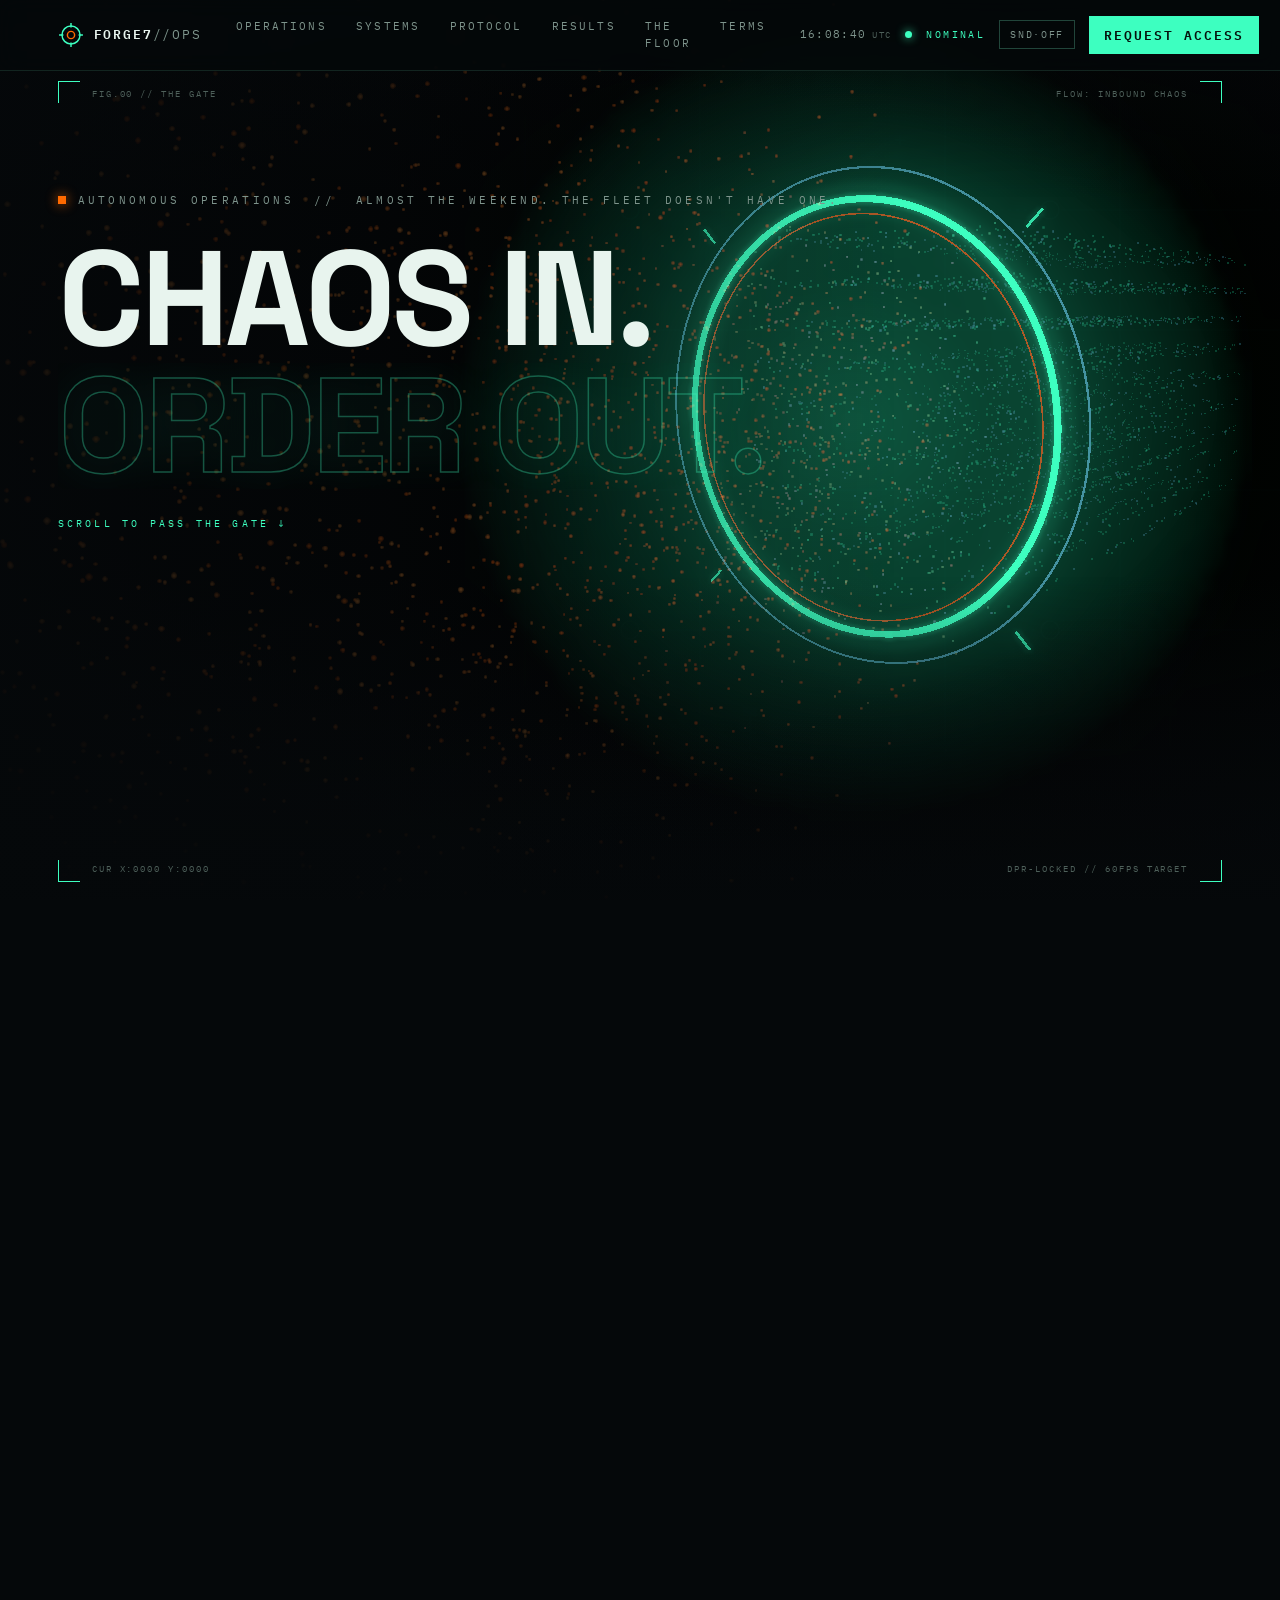
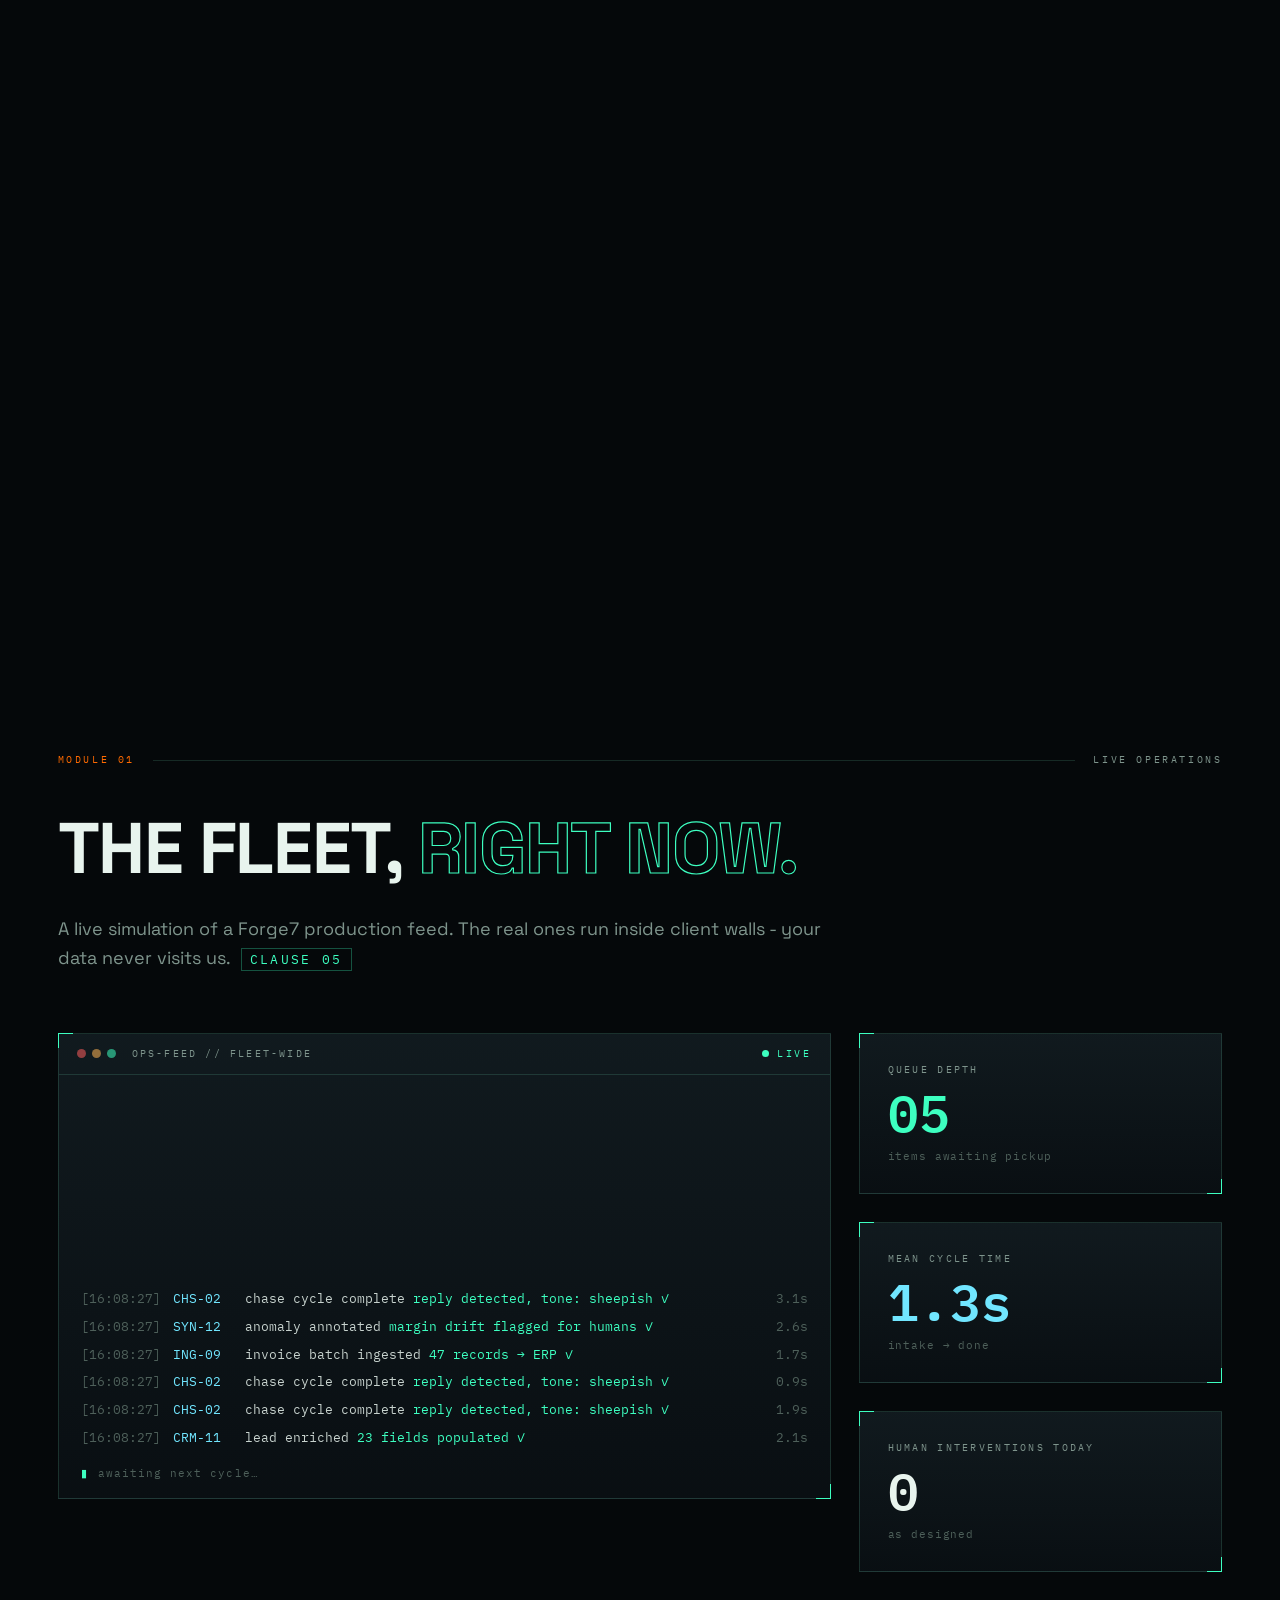
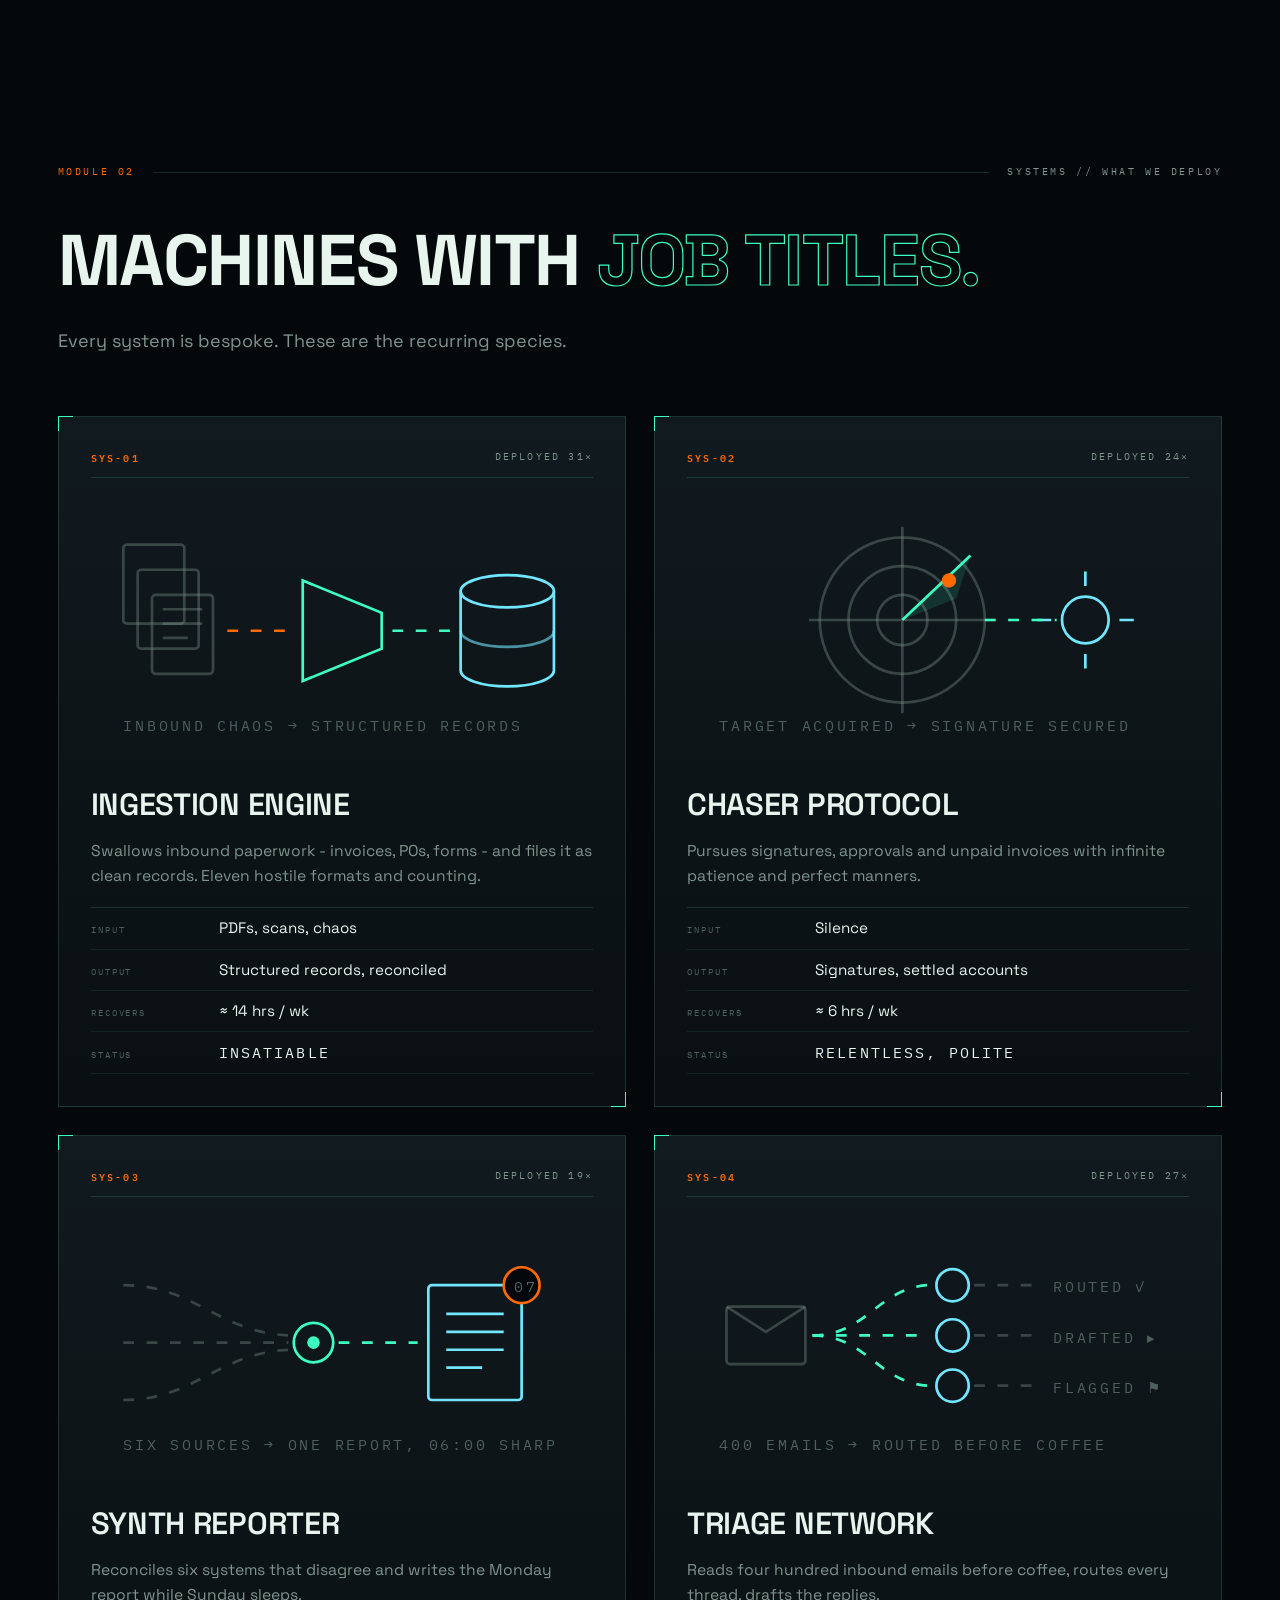
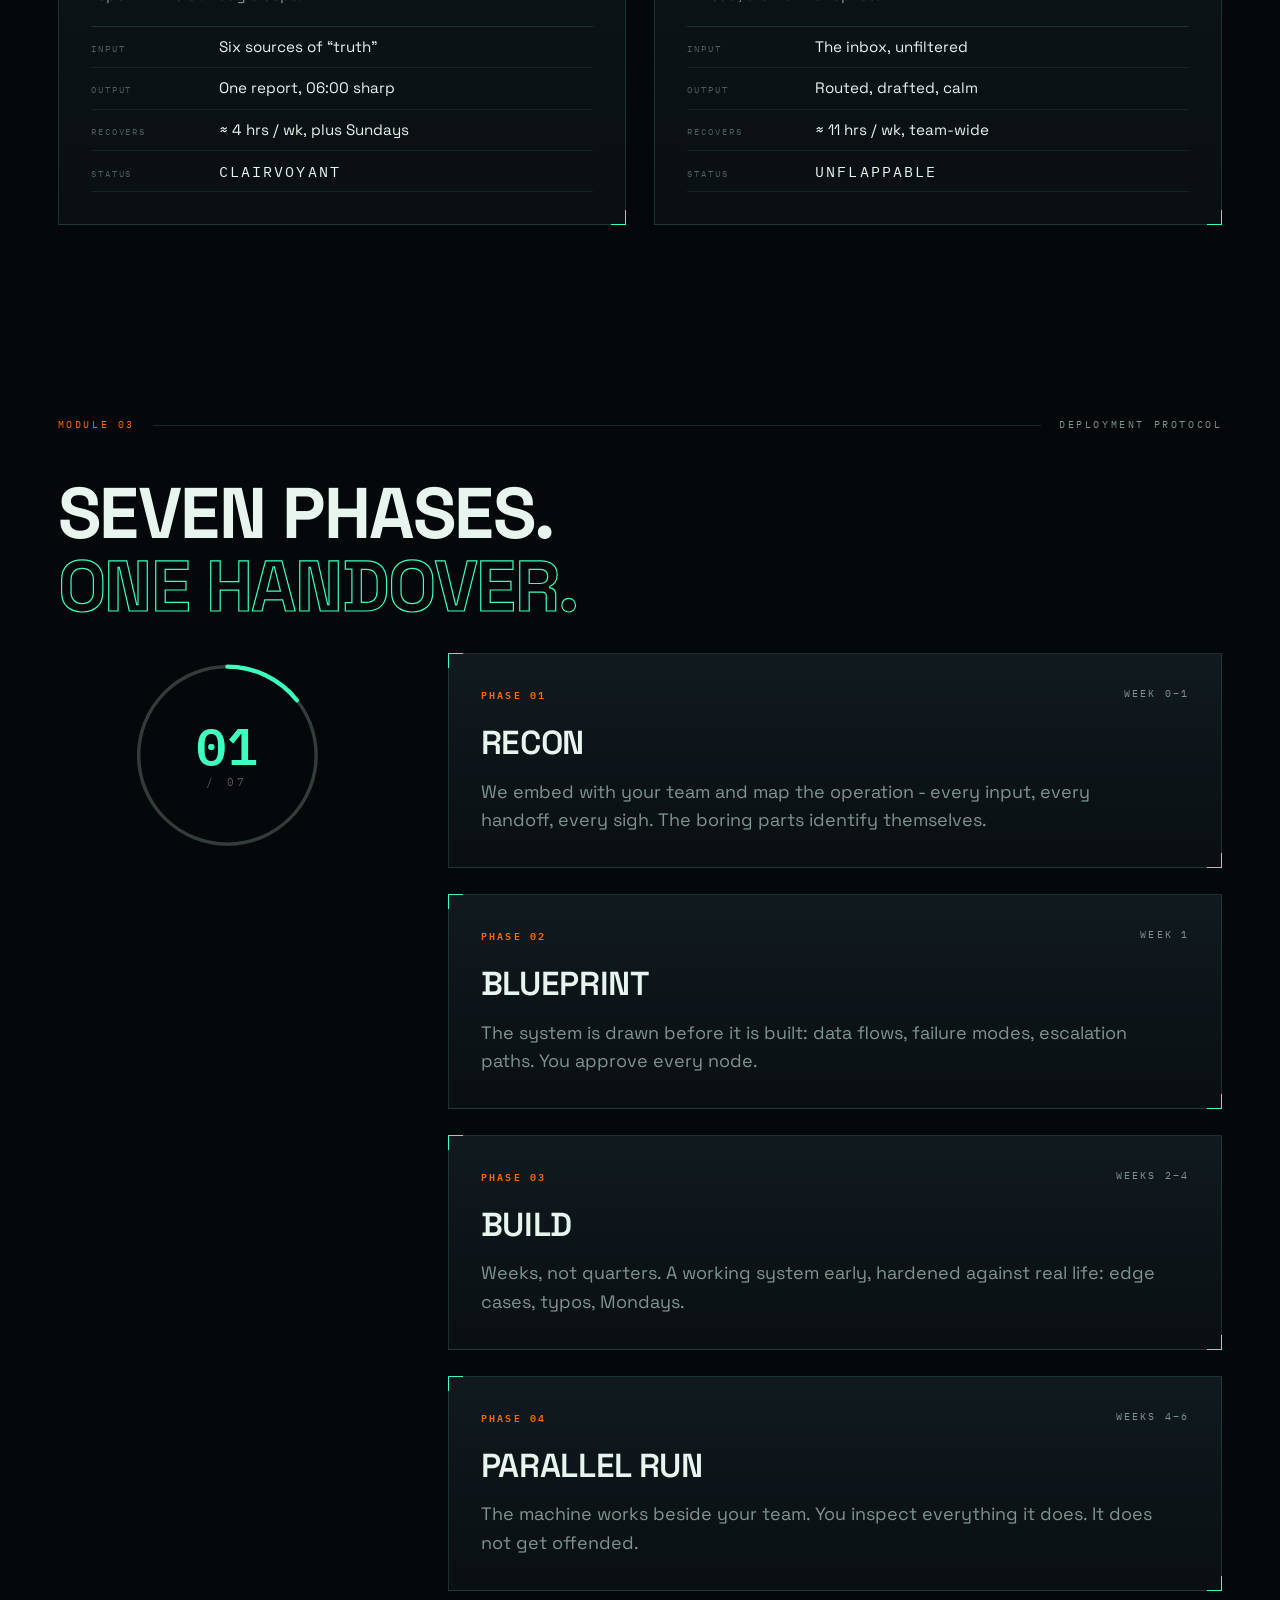
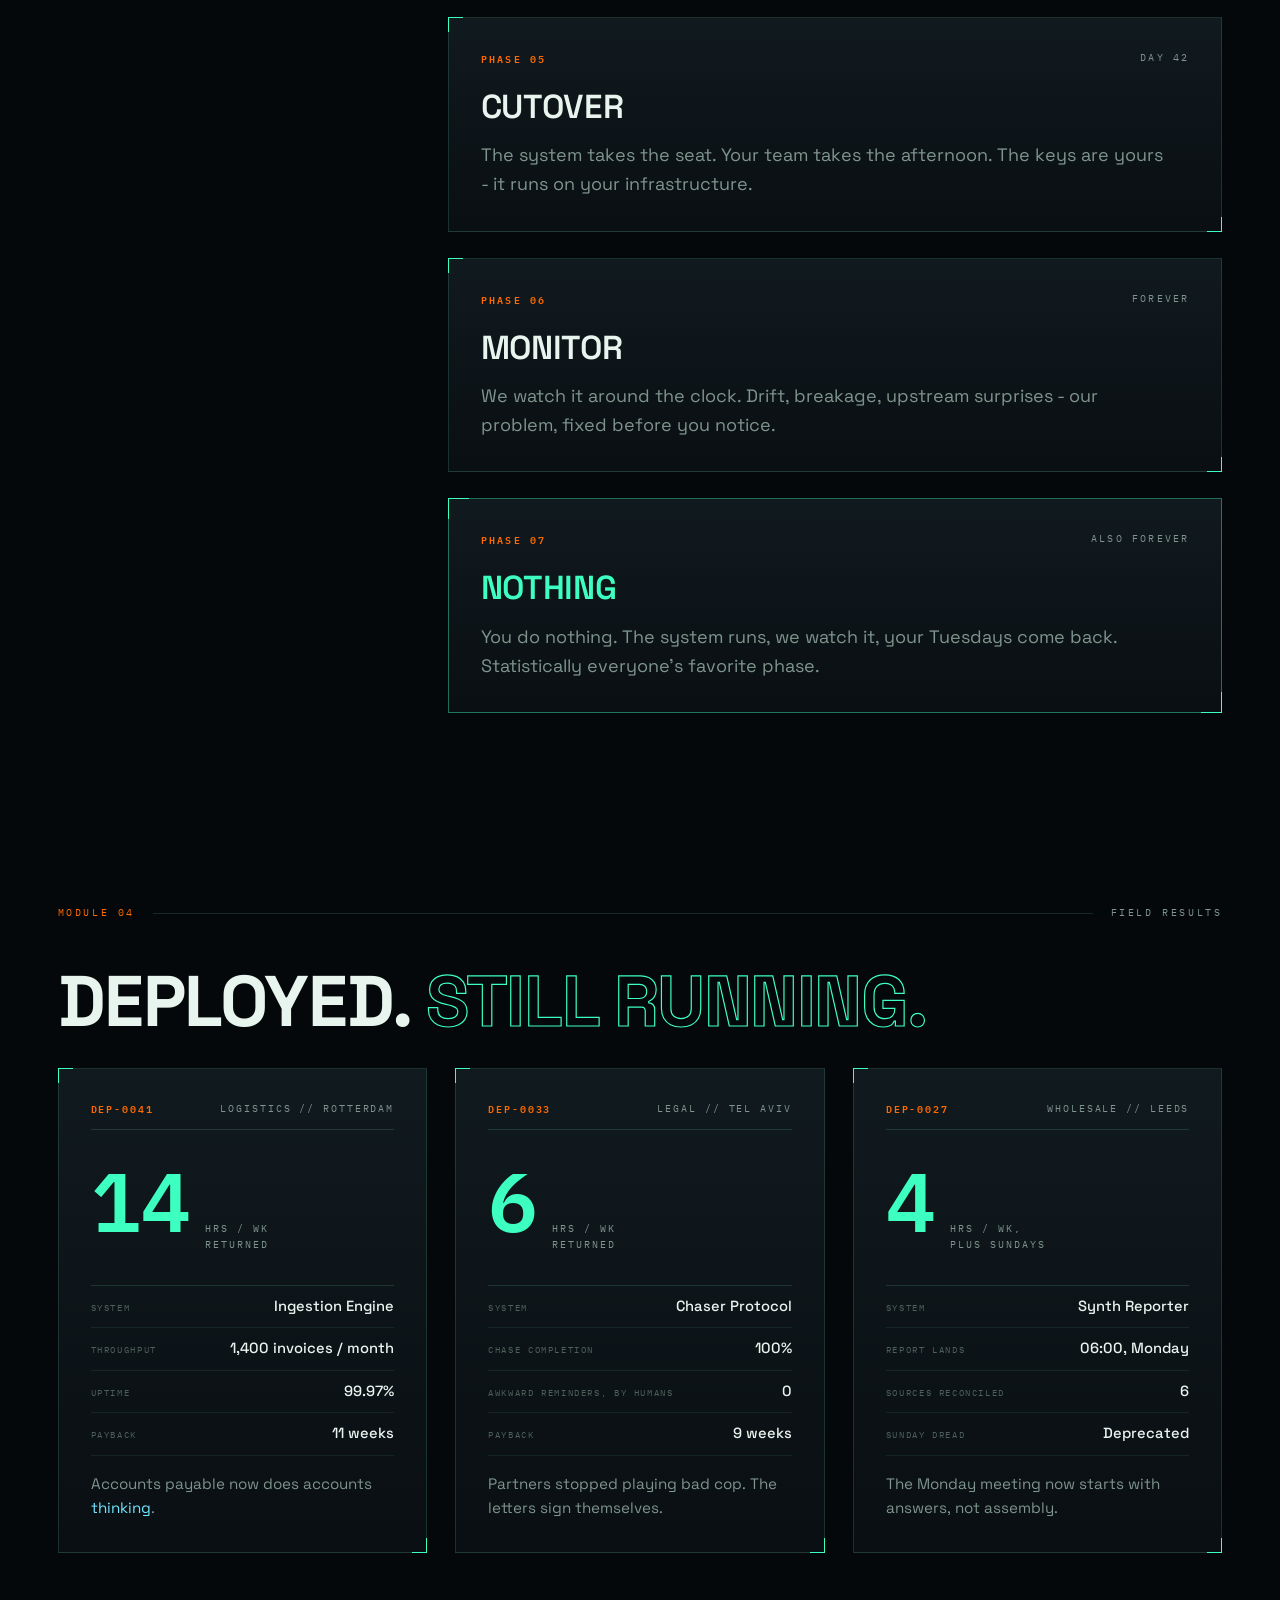
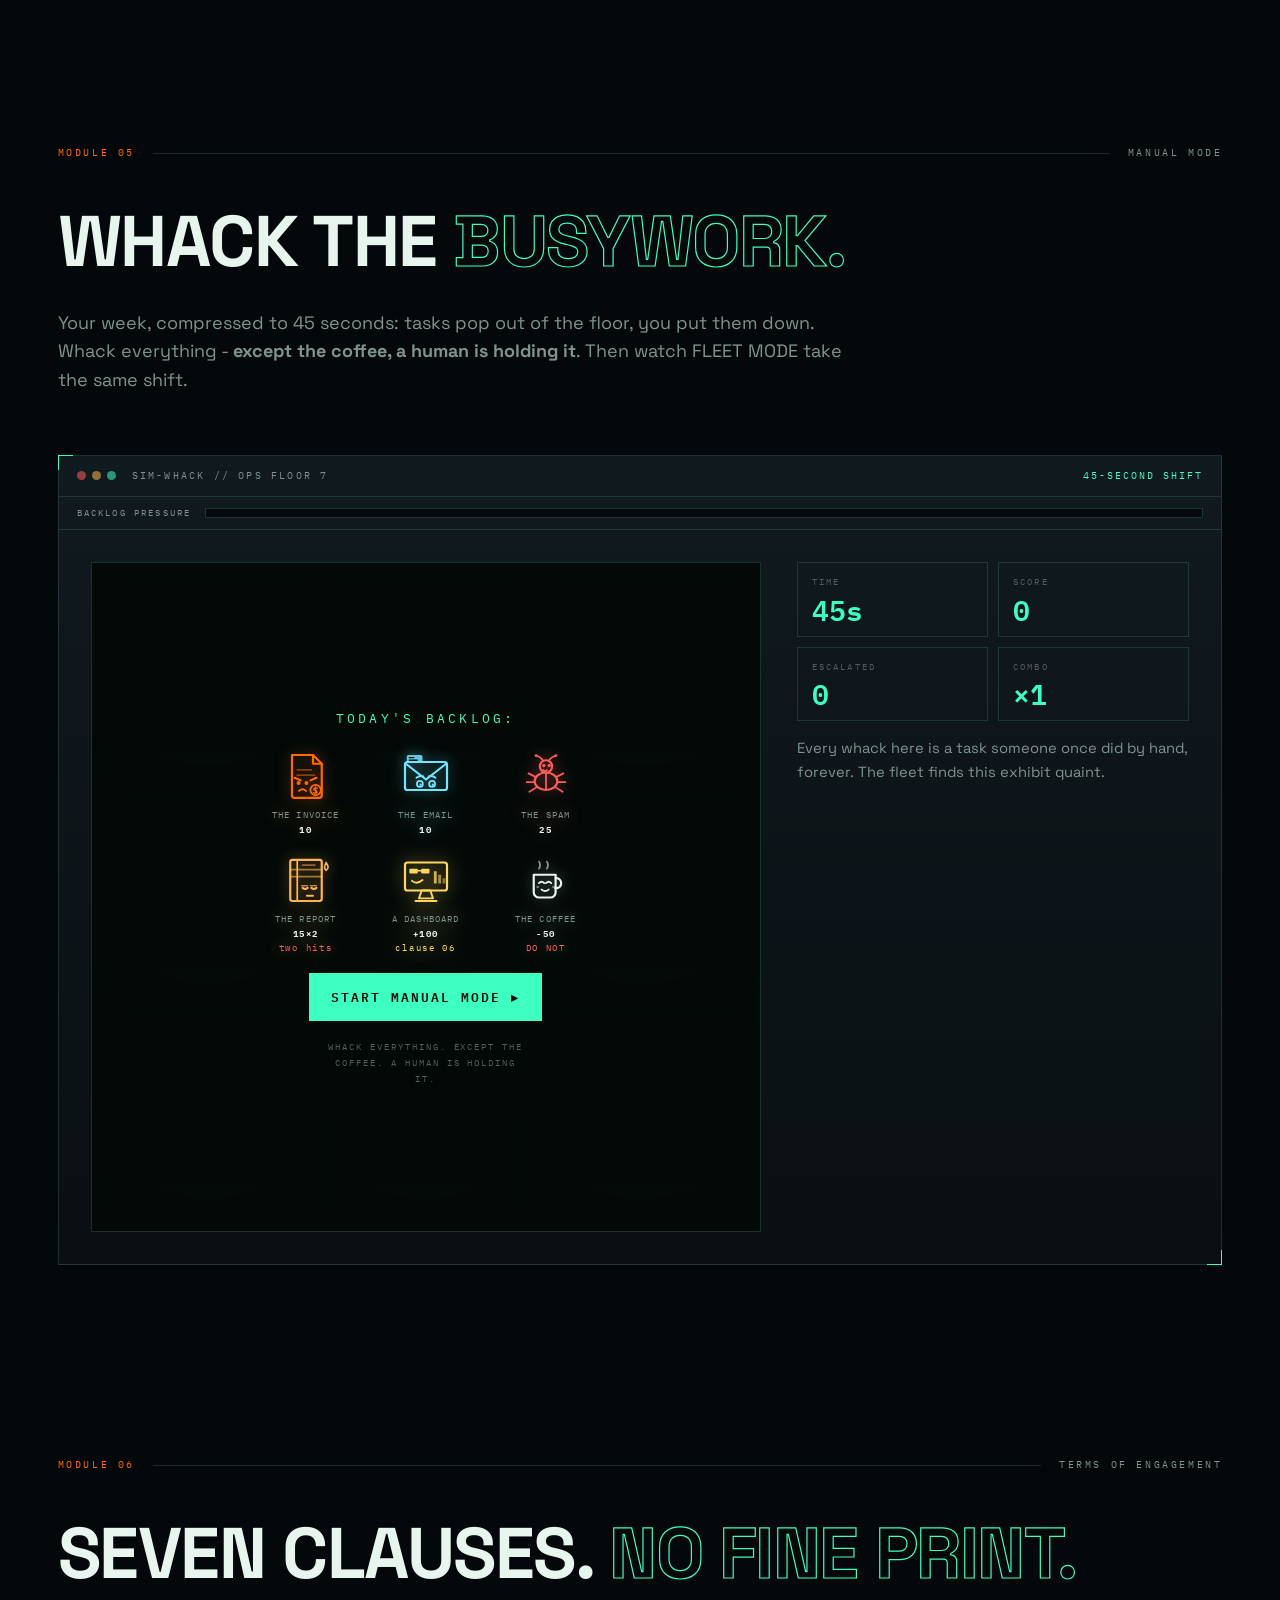
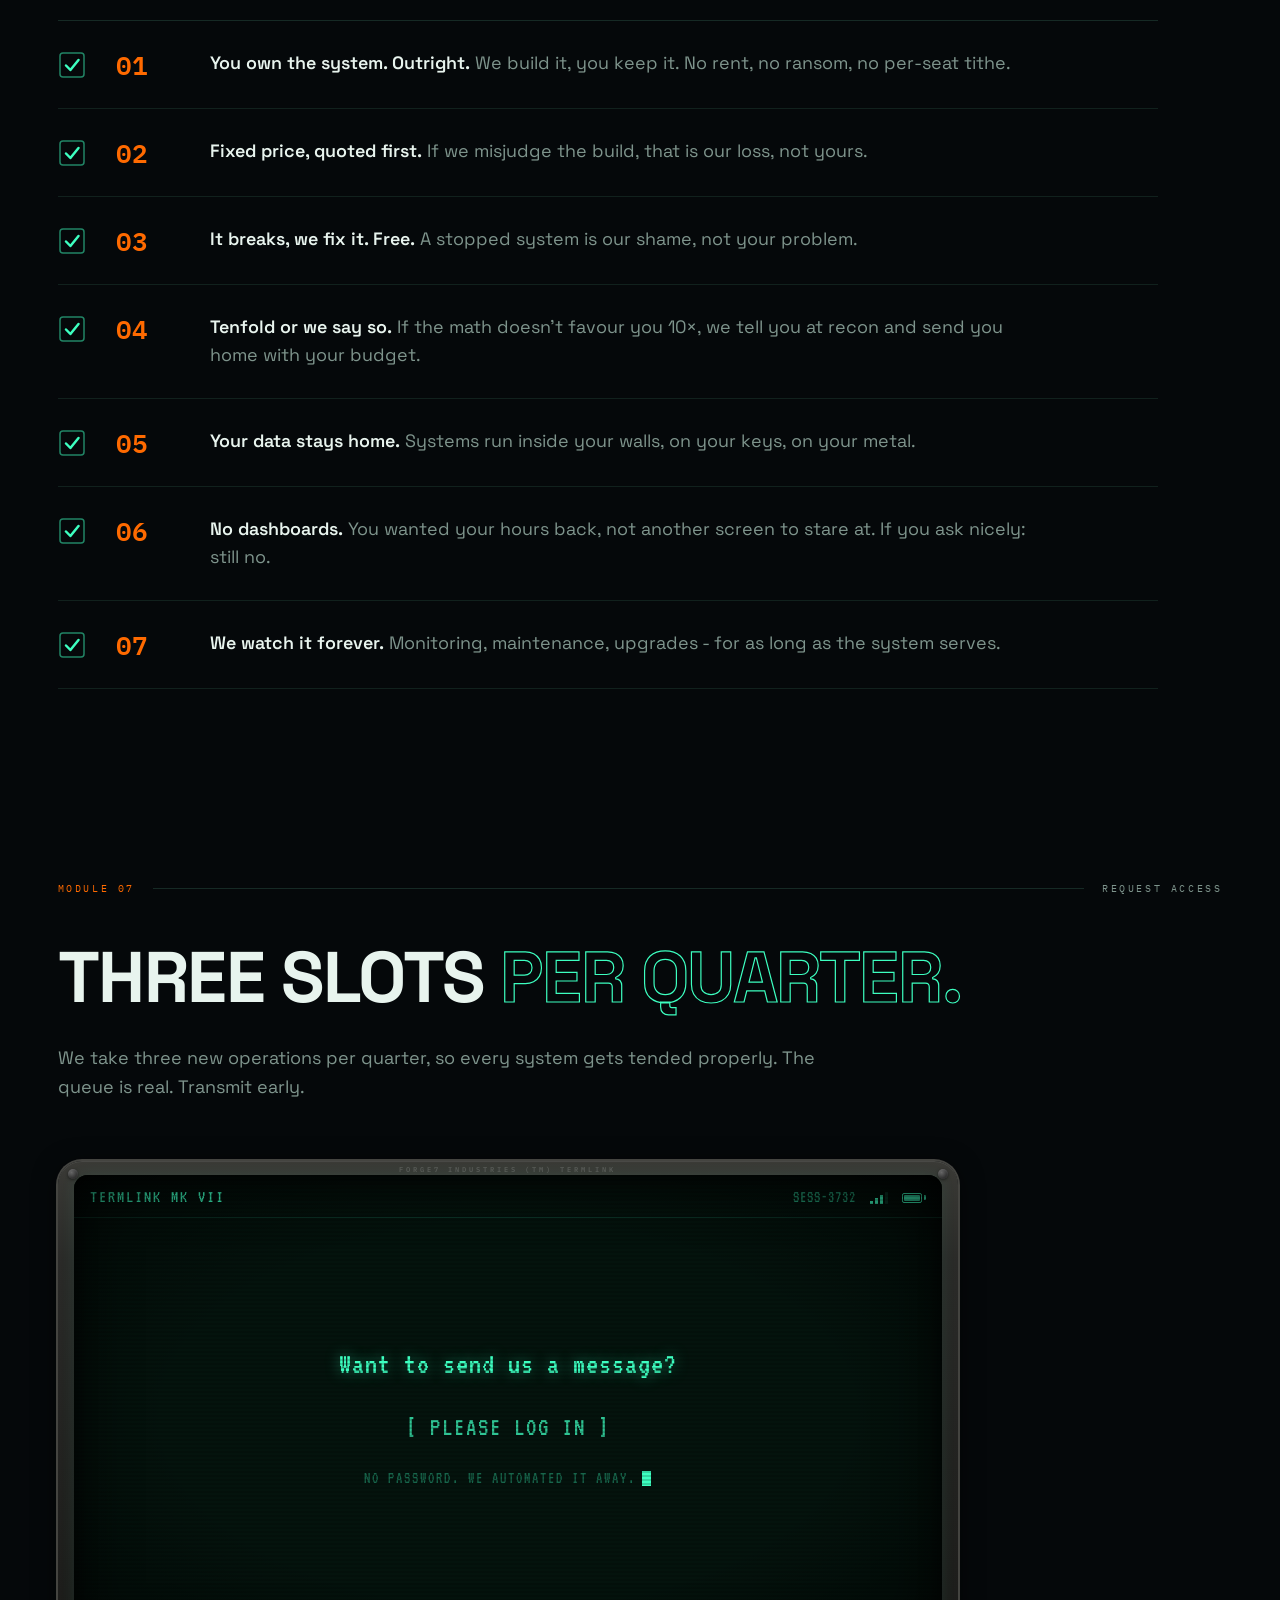
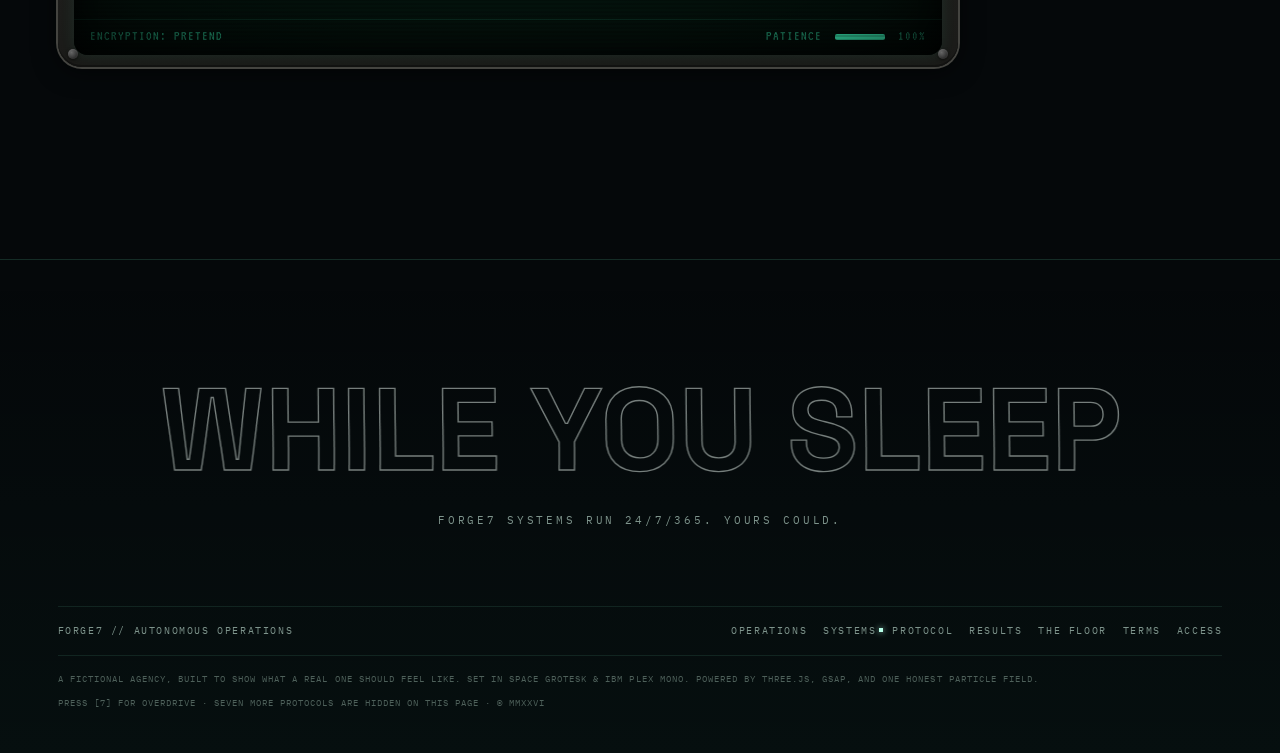
<file: index.html>
<!doctype html>
<html lang="en">
<head>
  <meta charset="utf-8" />
  <meta name="viewport" content="width=device-width, initial-scale=1" />
  <title>FORGE7 // Autonomous Operations</title>
  <meta name="description" content="Forge7 is an autonomous-operations agency. We build self-running systems for the work your team shouldn't be doing - then we run them forever. Chaos in. Order out." />
  <meta name="theme-color" content="#05080A" />
  <meta property="og:title" content="FORGE7 // Autonomous Operations" />
  <meta property="og:description" content="Chaos in. Order out. Self-running systems for the work your team shouldn't be doing." />
  <meta property="og:type" content="website" />
  <meta property="og:url" content="https://barakalmog.github.io/forge7-fabel-ui/" />
  <meta property="og:image" content="https://barakalmog.github.io/forge7-fabel-ui/assets/og.jpg" />
  <meta name="twitter:card" content="summary_large_image" />
  <meta name="twitter:image" content="https://barakalmog.github.io/forge7-fabel-ui/assets/og.jpg" />
  <link rel="icon" href="data:image/svg+xml,%3Csvg xmlns='http://www.w3.org/2000/svg' viewBox='0 0 64 64'%3E%3Crect width='64' height='64' fill='%2305080A'/%3E%3Ccircle cx='32' cy='32' r='22' fill='none' stroke='%233DFFC0' stroke-width='3'/%3E%3Ccircle cx='32' cy='32' r='9' fill='none' stroke='%23FF6A00' stroke-width='3'/%3E%3Cpath d='M32 2v8M32 54v8M2 32h8M54 32h8' stroke='%233DFFC0' stroke-width='3'/%3E%3C/svg%3E" />
  <link rel="preconnect" href="https://fonts.googleapis.com" />
  <link rel="preconnect" href="https://fonts.gstatic.com" crossorigin />
  <link href="https://fonts.googleapis.com/css2?family=Space+Grotesk:wght@400;500;600;700&family=IBM+Plex+Mono:ital,wght@0,400;0,500;0,600;1,400&family=VT323&display=swap" rel="stylesheet" />
  <link rel="stylesheet" href="css/styles.css" />
</head>
<body>
  <a class="skip-link" href="#access">Skip to access request</a>

  <!-- boot sequence -->
  <div class="boot" id="boot" role="presentation">
    <div class="boot__win">
      <pre class="boot__lines" id="bootLines" aria-hidden="true"></pre>
      <div class="boot__bar" aria-hidden="true"><i id="bootBar"></i></div>
      <p class="boot__hint" aria-hidden="true">CLICK TO SKIP</p>
    </div>
  </div>

  <!-- console bar -->
  <header class="bar" id="top">
    <a class="bar__brand" href="#top" aria-label="Forge7, home">
      <svg class="bar__mark" viewBox="0 0 36 36" aria-hidden="true">
        <circle cx="18" cy="18" r="12.5" fill="none" stroke="currentColor" stroke-width="2"/>
        <circle cx="18" cy="18" r="5" fill="none" stroke="var(--heat)" stroke-width="2"/>
        <path d="M18 1.5v6M18 28.5v6M1.5 18h6M28.5 18h6" stroke="currentColor" stroke-width="2"/>
      </svg>
      <span class="bar__word">FORGE7<em>//OPS</em></span>
    </a>
    <nav class="bar__nav" aria-label="Modules">
      <a href="#operations">Operations</a>
      <a href="#systems">Systems</a>
      <a href="#protocol">Protocol</a>
      <a href="#deployments">Results</a>
      <a href="#drill">The Floor</a>
      <a href="#terms">Terms</a>
    </nav>
    <div class="bar__status">
      <span class="bar__clock" id="utcClock">--:--:--<i>UTC</i></span>
      <span class="bar__dot" aria-hidden="true"></span>
      <span class="bar__nominal">NOMINAL</span>
      <button class="bar__snd" id="sndBtn" type="button" aria-pressed="false" aria-label="Toggle sound">SND·OFF</button>
      <a class="btn btn--solid bar__cta" href="#access">Request&nbsp;access</a>
    </div>
  </header>

  <main id="main">

    <!-- ============ MODULE 00 · THE GATE (hero) ============ -->
    <section class="hero" aria-labelledby="heroTitle">
      <canvas class="hero__canvas" id="gateCanvas" aria-hidden="true"></canvas>
      <div class="hero__vignette" aria-hidden="true"></div>
      <div class="hero__scrim" aria-hidden="true"></div>

      <div class="hud" aria-hidden="true">
        <i class="hud__c hud__c--tl"></i><i class="hud__c hud__c--tr"></i>
        <i class="hud__c hud__c--bl"></i><i class="hud__c hud__c--br"></i>
        <span class="hud__tag hud__tag--tl">FIG.00 // THE GATE</span>
        <span class="hud__tag hud__tag--tr" id="flowTag">FLOW: INBOUND CHAOS</span>
        <span class="hud__tag hud__tag--bl" id="coordsRead">CUR X:0000 Y:0000</span>
        <span class="hud__tag hud__tag--br">DPR-LOCKED // 60FPS TARGET</span>
      </div>

      <div class="hero__inner">
        <p class="hero__kicker" data-boot-reveal>
          <span class="hero__kdot" aria-hidden="true"></span>
          AUTONOMOUS OPERATIONS AGENCY&nbsp;&nbsp;//&nbsp;&nbsp;FLEET ONLINE
        </p>
        <h1 class="hero__title" id="heroTitle">
          <span class="line line--chaos"><span class="line__in">CHAOS IN.</span></span>
          <span class="line line--order"><span class="line__in">ORDER OUT.</span></span>
        </h1>
        <p class="hero__hint" id="heroHint" data-boot-reveal aria-hidden="true">
          SCROLL TO PASS THE GATE <span>↓</span>
        </p>
        <p class="hero__sub" data-flight>
          We build self-running systems for the work your team shouldn’t be doing,
          then we run them forever. Since you opened this page the Forge7 fleet has
          executed <b class="hero__live"><span id="heroTasks">0</span> tasks</b>.
          Nobody was in the room.
        </p>
        <div class="hero__cta" data-flight>
          <a class="btn btn--solid" href="#access">Request access</a>
          <a class="btn btn--ghost" href="#operations">Watch the fleet ↓</a>
        </div>
      </div>

      <div class="tele" data-flight>
        <div class="tele__cell">
          <span class="tele__label">TASKS TODAY</span>
          <span class="tele__val" id="mTasksToday">000000</span>
        </div>
        <div class="tele__cell">
          <span class="tele__label">HOURS RETURNED / WK</span>
          <span class="tele__val tele__val--cyan" id="mHours">0000</span>
        </div>
        <div class="tele__cell">
          <span class="tele__label">SYSTEMS IN PRODUCTION</span>
          <span class="tele__val" id="mSystems">247</span>
        </div>
        <div class="tele__cell">
          <span class="tele__label">FLEET UPTIME</span>
          <span class="tele__val tele__val--cyan" id="mUptime">99.97%</span>
        </div>
      </div>
    </section>

    <!-- ============ MODULE 01 · LIVE OPERATIONS ============ -->
    <section class="mod wrap" id="operations" aria-labelledby="opsTitle">
      <header class="mod__head" data-reveal>
        <span class="mod__id">MODULE 01</span>
        <span class="mod__rule" aria-hidden="true"></span>
        <span class="mod__name">LIVE OPERATIONS</span>
      </header>
      <h2 class="mod__title" id="opsTitle" data-reveal>The fleet, <em>right now.</em></h2>
      <p class="mod__sub" data-reveal>
        A live simulation of a Forge7 production feed. The real ones run inside client
        walls - your data never visits us. <span class="mod__cite">CLAUSE 05</span>
      </p>

      <div class="ops">
        <div class="console panel" data-reveal>
          <div class="console__bar">
            <span class="console__dots" aria-hidden="true"><i></i><i></i><i></i></span>
            <span class="console__name">OPS-FEED // FLEET-WIDE</span>
            <span class="console__live"><i aria-hidden="true"></i>LIVE</span>
          </div>
          <ol class="console__feed" id="opsFeed" aria-hidden="true"></ol>
          <div class="console__foot" aria-hidden="true">
            <span class="console__cursor">▮</span>
            <span>awaiting next cycle…</span>
          </div>
        </div>

        <aside class="ops__side">
          <div class="stat panel" data-reveal>
            <span class="stat__label">QUEUE DEPTH</span>
            <span class="stat__val" id="queueDepth">07</span>
            <span class="stat__note">items awaiting pickup</span>
          </div>
          <div class="stat panel" data-reveal>
            <span class="stat__label">MEAN CYCLE TIME</span>
            <span class="stat__val stat__val--cyan" id="cycleTime">1.8s</span>
            <span class="stat__note">intake → done</span>
          </div>
          <div class="stat panel" data-reveal>
            <span class="stat__label">HUMAN INTERVENTIONS TODAY</span>
            <span class="stat__val stat__val--zero">0</span>
            <span class="stat__note">as designed</span>
          </div>
        </aside>
      </div>
    </section>

    <!-- ============ MODULE 02 · SYSTEMS ============ -->
    <section class="mod wrap" id="systems" aria-labelledby="sysTitle">
      <header class="mod__head" data-reveal>
        <span class="mod__id">MODULE 02</span>
        <span class="mod__rule" aria-hidden="true"></span>
        <span class="mod__name">SYSTEMS // WHAT WE DEPLOY</span>
      </header>
      <h2 class="mod__title" id="sysTitle" data-reveal>Machines with <em>job titles.</em></h2>
      <p class="mod__sub" data-reveal>
        Every system is bespoke. These are the recurring species.
      </p>

      <div class="sys__grid">

        <article class="sys panel" data-reveal>
          <header class="sys__head">
            <span class="sys__id">SYS-01</span>
            <span class="sys__deployed">DEPLOYED 31×</span>
          </header>
          <svg class="sys__fig" viewBox="0 0 280 150" aria-hidden="true">
            <g stroke="var(--dim-line)" fill="none" stroke-width="1.5">
              <rect x="18" y="26" width="34" height="44" rx="2"/>
              <rect x="26" y="40" width="34" height="44" rx="2"/>
              <rect x="34" y="54" width="34" height="44" rx="2"/>
              <path d="M40 62h22M40 70h22M40 78h14"/>
            </g>
            <path class="flow" d="M76 74h36" stroke="var(--heat)" stroke-width="1.5" fill="none"/>
            <path d="M118 46l44 18v20l-44 18z" fill="none" stroke="var(--phos)" stroke-width="1.5"/>
            <path class="flow flow--slow" d="M168 74h34" stroke="var(--phos)" stroke-width="1.5" fill="none"/>
            <g stroke="var(--cyan)" fill="none" stroke-width="1.5">
              <ellipse cx="232" cy="52" rx="26" ry="9"/>
              <path d="M206 52v44c0 5 11.6 9 26 9s26-4 26-9V52"/>
              <path d="M206 74c0 5 11.6 9 26 9s26-4 26-9" opacity="0.6"/>
            </g>
            <text x="18" y="130" class="sys__figlabel">INBOUND CHAOS → STRUCTURED RECORDS</text>
          </svg>
          <h3 class="sys__name">Ingestion Engine</h3>
          <p class="sys__desc">Swallows inbound paperwork - invoices, POs, forms - and files it as clean records. Eleven hostile formats and counting.</p>
          <dl class="sys__specs">
            <div><dt>INPUT</dt><dd>PDFs, scans, chaos</dd></div>
            <div><dt>OUTPUT</dt><dd>Structured records, reconciled</dd></div>
            <div><dt>RECOVERS</dt><dd>≈ 14 hrs / wk</dd></div>
            <div><dt>STATUS</dt><dd class="sys__status">INSATIABLE</dd></div>
          </dl>
        </article>

        <article class="sys panel" data-reveal>
          <header class="sys__head">
            <span class="sys__id">SYS-02</span>
            <span class="sys__deployed">DEPLOYED 24×</span>
          </header>
          <svg class="sys__fig" viewBox="0 0 280 150" aria-hidden="true">
            <g stroke="var(--dim-line)" fill="none" stroke-width="1.5">
              <circle cx="120" cy="68" r="46"/>
              <circle cx="120" cy="68" r="30"/>
              <circle cx="120" cy="68" r="14"/>
              <path d="M120 16v104M68 68h104"/>
            </g>
            <g class="sweep">
              <path d="M120 68 158 32" stroke="var(--phos)" stroke-width="1.5"/>
              <path d="M120 68 158 32 150 56z" fill="var(--phos)" opacity="0.12"/>
            </g>
            <circle class="blip" cx="146" cy="46" r="4" fill="var(--heat)"/>
            <g stroke="var(--cyan)" fill="none" stroke-width="1.5">
              <circle cx="222" cy="68" r="13"/>
              <path d="M222 49v-8M222 95v-8M203 68h-8M249 68h-8"/>
            </g>
            <path class="flow" d="M166 68h40" stroke="var(--phos)" stroke-width="1.5" fill="none"/>
            <text x="18" y="130" class="sys__figlabel">TARGET ACQUIRED → SIGNATURE SECURED</text>
          </svg>
          <h3 class="sys__name">Chaser Protocol</h3>
          <p class="sys__desc">Pursues signatures, approvals and unpaid invoices with infinite patience and perfect manners.</p>
          <dl class="sys__specs">
            <div><dt>INPUT</dt><dd>Silence</dd></div>
            <div><dt>OUTPUT</dt><dd>Signatures, settled accounts</dd></div>
            <div><dt>RECOVERS</dt><dd>≈ 6 hrs / wk</dd></div>
            <div><dt>STATUS</dt><dd class="sys__status">RELENTLESS, POLITE</dd></div>
          </dl>
        </article>

        <article class="sys panel" data-reveal>
          <header class="sys__head">
            <span class="sys__id">SYS-03</span>
            <span class="sys__deployed">DEPLOYED 19×</span>
          </header>
          <svg class="sys__fig" viewBox="0 0 280 150" aria-hidden="true">
            <path class="flow" d="M18 38c40 0 52 26 92 28" stroke="var(--dim-line)" stroke-width="1.5" fill="none"/>
            <path class="flow flow--slow" d="M18 70h92" stroke="var(--dim-line)" stroke-width="1.5" fill="none"/>
            <path class="flow" d="M18 102c40 0 52-26 92-28" stroke="var(--dim-line)" stroke-width="1.5" fill="none"/>
            <circle cx="124" cy="70" r="11" fill="none" stroke="var(--phos)" stroke-width="1.5"/>
            <circle cx="124" cy="70" r="3.5" fill="var(--phos)"/>
            <path class="flow flow--slow" d="M138 70h44" stroke="var(--phos)" stroke-width="1.5" fill="none"/>
            <g stroke="var(--cyan)" fill="none" stroke-width="1.5">
              <rect x="188" y="38" width="52" height="64" rx="2"/>
              <path d="M198 54h32M198 64h32M198 74h32M198 84h20"/>
            </g>
            <circle cx="240" cy="38" r="10" fill="var(--bg)" stroke="var(--heat)" stroke-width="1.5"/>
            <text x="236" y="42" class="sys__figlabel" fill="var(--heat)">07</text>
            <text x="18" y="130" class="sys__figlabel">SIX SOURCES → ONE REPORT, 06:00 SHARP</text>
          </svg>
          <h3 class="sys__name">Synth Reporter</h3>
          <p class="sys__desc">Reconciles six systems that disagree and writes the Monday report while Sunday sleeps.</p>
          <dl class="sys__specs">
            <div><dt>INPUT</dt><dd>Six sources of “truth”</dd></div>
            <div><dt>OUTPUT</dt><dd>One report, 06:00 sharp</dd></div>
            <div><dt>RECOVERS</dt><dd>≈ 4 hrs / wk, plus Sundays</dd></div>
            <div><dt>STATUS</dt><dd class="sys__status">CLAIRVOYANT</dd></div>
          </dl>
        </article>

        <article class="sys panel" data-reveal>
          <header class="sys__head">
            <span class="sys__id">SYS-04</span>
            <span class="sys__deployed">DEPLOYED 27×</span>
          </header>
          <svg class="sys__fig" viewBox="0 0 280 150" aria-hidden="true">
            <g stroke="var(--dim-line)" fill="none" stroke-width="1.5">
              <rect x="22" y="50" width="44" height="32" rx="2"/>
              <path d="M22 50l22 14 22-14"/>
            </g>
            <path class="flow" d="M70 66c30 0 36-26 64-28" stroke="var(--phos)" stroke-width="1.5" fill="none"/>
            <path class="flow flow--slow" d="M70 66h64" stroke="var(--phos)" stroke-width="1.5" fill="none"/>
            <path class="flow" d="M70 66c30 0 36 26 64 28" stroke="var(--phos)" stroke-width="1.5" fill="none"/>
            <g fill="none" stroke="var(--cyan)" stroke-width="1.5">
              <circle cx="148" cy="38" r="9"/>
              <circle cx="148" cy="66" r="9"/>
              <circle cx="148" cy="94" r="9"/>
            </g>
            <path class="flow flow--slow" d="M160 38h36M160 66h36M160 94h36" stroke="var(--dim-line)" stroke-width="1.5" fill="none"/>
            <text x="204" y="42" class="sys__figlabel" fill="var(--phos)">ROUTED ✓</text>
            <text x="204" y="70" class="sys__figlabel" fill="var(--cyan)">DRAFTED ▸</text>
            <text x="204" y="98" class="sys__figlabel" fill="var(--warn)">FLAGGED ⚑</text>
            <text x="18" y="130" class="sys__figlabel">400 EMAILS → ROUTED BEFORE COFFEE</text>
          </svg>
          <h3 class="sys__name">Triage Network</h3>
          <p class="sys__desc">Reads four hundred inbound emails before coffee, routes every thread, drafts the replies.</p>
          <dl class="sys__specs">
            <div><dt>INPUT</dt><dd>The inbox, unfiltered</dd></div>
            <div><dt>OUTPUT</dt><dd>Routed, drafted, calm</dd></div>
            <div><dt>RECOVERS</dt><dd>≈ 11 hrs / wk, team-wide</dd></div>
            <div><dt>STATUS</dt><dd class="sys__status">UNFLAPPABLE</dd></div>
          </dl>
        </article>

      </div>
    </section>

    <!-- ============ MODULE 03 · PROTOCOL ============ -->
    <section class="mod wrap" id="protocol" aria-labelledby="protoTitle">
      <header class="mod__head" data-reveal>
        <span class="mod__id">MODULE 03</span>
        <span class="mod__rule" aria-hidden="true"></span>
        <span class="mod__name">DEPLOYMENT PROTOCOL</span>
      </header>
      <h2 class="mod__title" id="protoTitle" data-reveal>Seven phases.<br /><em>One handover.</em></h2>

      <div class="proto">
        <aside class="proto__rail" aria-hidden="true">
          <div class="proto__sticky">
            <svg class="proto__gauge" viewBox="0 0 120 120">
              <circle cx="60" cy="60" r="52" fill="none" stroke="var(--dim-line)" stroke-width="2"/>
              <circle class="proto__arc" id="protoArc" cx="60" cy="60" r="52" fill="none"
                stroke="var(--phos)" stroke-width="2.5" stroke-linecap="round"
                stroke-dasharray="326.7" stroke-dashoffset="326.7" transform="rotate(-90 60 60)"/>
            </svg>
            <div class="proto__readout">
              <span class="proto__num" id="protoNum">01</span>
              <span class="proto__of">/ 07</span>
            </div>
          </div>
        </aside>

        <ol class="proto__list">
          <li class="proto-card panel" data-phase="01" data-reveal>
            <header><span class="proto-card__id">PHASE 01</span><span class="proto-card__t">WEEK 0–1</span></header>
            <h3>Recon</h3>
            <p>We embed with your team and map the operation - every input, every handoff, every sigh. The boring parts identify themselves.</p>
          </li>
          <li class="proto-card panel" data-phase="02" data-reveal>
            <header><span class="proto-card__id">PHASE 02</span><span class="proto-card__t">WEEK 1</span></header>
            <h3>Blueprint</h3>
            <p>The system is drawn before it is built: data flows, failure modes, escalation paths. You approve every node.</p>
          </li>
          <li class="proto-card panel" data-phase="03" data-reveal>
            <header><span class="proto-card__id">PHASE 03</span><span class="proto-card__t">WEEKS 2–4</span></header>
            <h3>Build</h3>
            <p>Weeks, not quarters. A working system early, hardened against real life: edge cases, typos, Mondays.</p>
          </li>
          <li class="proto-card panel" data-phase="04" data-reveal>
            <header><span class="proto-card__id">PHASE 04</span><span class="proto-card__t">WEEKS 4–6</span></header>
            <h3>Parallel run</h3>
            <p>The machine works beside your team. You inspect everything it does. It does not get offended.</p>
          </li>
          <li class="proto-card panel" data-phase="05" data-reveal>
            <header><span class="proto-card__id">PHASE 05</span><span class="proto-card__t">DAY 42</span></header>
            <h3>Cutover</h3>
            <p>The system takes the seat. Your team takes the afternoon. The keys are yours - it runs on your infrastructure.</p>
          </li>
          <li class="proto-card panel" data-phase="06" data-reveal>
            <header><span class="proto-card__id">PHASE 06</span><span class="proto-card__t">FOREVER</span></header>
            <h3>Monitor</h3>
            <p>We watch it around the clock. Drift, breakage, upstream surprises - our problem, fixed before you notice.</p>
          </li>
          <li class="proto-card panel proto-card--final" data-phase="07" data-reveal>
            <header><span class="proto-card__id">PHASE 07</span><span class="proto-card__t">ALSO FOREVER</span></header>
            <h3>Nothing</h3>
            <p>You do nothing. The system runs, we watch it, your Tuesdays come back. Statistically everyone’s favorite phase.</p>
          </li>
        </ol>
      </div>
    </section>

    <!-- ============ MODULE 04 · DEPLOYMENTS ============ -->
    <section class="mod wrap" id="deployments" aria-labelledby="depTitle">
      <header class="mod__head" data-reveal>
        <span class="mod__id">MODULE 04</span>
        <span class="mod__rule" aria-hidden="true"></span>
        <span class="mod__name">FIELD RESULTS</span>
      </header>
      <h2 class="mod__title" id="depTitle" data-reveal>Deployed. <em>Still running.</em></h2>

      <div class="dep__grid">
        <article class="dep panel" data-reveal>
          <header class="dep__head">
            <span class="dep__id">DEP-0041</span>
            <span class="dep__sector">LOGISTICS // ROTTERDAM</span>
          </header>
          <div class="dep__big">
            <span class="dep__num" data-count="14">0</span>
            <span class="dep__unit">HRS / WK<br/>RETURNED</span>
          </div>
          <ul class="dep__rows">
            <li><span>SYSTEM</span><b>Ingestion Engine</b></li>
            <li><span>THROUGHPUT</span><b>1,400 invoices / month</b></li>
            <li><span>UPTIME</span><b>99.97%</b></li>
            <li><span>PAYBACK</span><b>11 weeks</b></li>
          </ul>
          <p class="dep__note">Accounts payable now does accounts <em>thinking</em>.</p>
        </article>

        <article class="dep panel" data-reveal>
          <header class="dep__head">
            <span class="dep__id">DEP-0033</span>
            <span class="dep__sector">LEGAL // TEL AVIV</span>
          </header>
          <div class="dep__big">
            <span class="dep__num" data-count="6">0</span>
            <span class="dep__unit">HRS / WK<br/>RETURNED</span>
          </div>
          <ul class="dep__rows">
            <li><span>SYSTEM</span><b>Chaser Protocol</b></li>
            <li><span>CHASE COMPLETION</span><b>100%</b></li>
            <li><span>AWKWARD REMINDERS, BY HUMANS</span><b>0</b></li>
            <li><span>PAYBACK</span><b>9 weeks</b></li>
          </ul>
          <p class="dep__note">Partners stopped playing bad cop. The letters sign themselves.</p>
        </article>

        <article class="dep panel" data-reveal>
          <header class="dep__head">
            <span class="dep__id">DEP-0027</span>
            <span class="dep__sector">WHOLESALE // LEEDS</span>
          </header>
          <div class="dep__big">
            <span class="dep__num" data-count="4">0</span>
            <span class="dep__unit">HRS / WK,<br/>PLUS SUNDAYS</span>
          </div>
          <ul class="dep__rows">
            <li><span>SYSTEM</span><b>Synth Reporter</b></li>
            <li><span>REPORT LANDS</span><b>06:00, Monday</b></li>
            <li><span>SOURCES RECONCILED</span><b>6</b></li>
            <li><span>SUNDAY DREAD</span><b>Deprecated</b></li>
          </ul>
          <p class="dep__note">The Monday meeting now starts with answers, not assembly.</p>
        </article>
      </div>
    </section>

    <!-- ============ MODULE 05 · MANUAL MODE (whack-a-task) ============ -->
    <section class="mod wrap" id="drill" aria-labelledby="drillTitle">
      <header class="mod__head" data-reveal>
        <span class="mod__id">MODULE 05</span>
        <span class="mod__rule" aria-hidden="true"></span>
        <span class="mod__name">MANUAL MODE</span>
      </header>
      <h2 class="mod__title" id="drillTitle" data-reveal>Whack the <em>busywork.</em></h2>
      <p class="mod__sub" data-reveal>
        Your week, compressed to 45 seconds: tasks pop out of the floor, you put
        them down. Whack everything - <b>except the coffee, a human is holding it</b>.
        Then watch FLEET MODE take the same shift.
      </p>

      <div class="wk panel" data-reveal>
        <div class="console__bar">
          <span class="console__dots" aria-hidden="true"><i></i><i></i><i></i></span>
          <span class="console__name" id="wkFloorName">SIM-WHACK // OPS FLOOR 7</span>
          <span class="wk__shift">45-SECOND SHIFT</span>
        </div>

        <div class="wk__pressure" aria-hidden="true">
          <span class="wk__pressure-label" id="wkPressureLabel">BACKLOG PRESSURE</span>
          <div class="wk__pressure-track"><i id="wkPressureFill"></i></div>
        </div>

        <div class="wk__layout">
          <div class="wk__board" id="wkBoard" role="application"
            aria-label="Whack-a-task. Tasks pop up on a three by three floor; click or tap them before they escalate. Do not whack the coffee mug.">
            <div class="wk__overlay" id="wkOverlay" hidden></div>
          </div>

          <aside class="wk__side">
            <div class="wk__hud">
              <div><span class="tele__label">TIME</span><b id="wkTime">45s</b></div>
              <div><span class="tele__label">SCORE</span><b id="wkScore">0</b></div>
              <div><span class="tele__label">ESCALATED</span><b id="wkEsc">0</b></div>
              <div><span class="tele__label">COMBO</span><b id="wkStreak">×1</b></div>
            </div>
            <button class="wk__help" id="wkHelp" type="button" hidden>
              HELP ME!!!<span>(the adult option)</span>
            </button>
            <p class="wk__note">Every whack here is a task someone once did by hand,
            forever. The fleet finds this exhibit quaint.</p>
          </aside>
        </div>
      </div>
    </section>

    <!-- ============ MODULE 06 · TERMS ============ -->
    <section class="mod wrap" id="terms" aria-labelledby="termsTitle">
      <header class="mod__head" data-reveal>
        <span class="mod__id">MODULE 06</span>
        <span class="mod__rule" aria-hidden="true"></span>
        <span class="mod__name">TERMS OF ENGAGEMENT</span>
      </header>
      <h2 class="mod__title" id="termsTitle" data-reveal>Seven clauses. <em>No fine print.</em></h2>

      <ol class="clauses">
        <li class="clause" data-reveal>
          <svg class="clause__check" viewBox="0 0 28 28" aria-hidden="true">
            <rect x="2" y="2" width="24" height="24" rx="3" fill="none" stroke="var(--dim-line)" stroke-width="1.5"/>
            <path class="clause__tick" d="M8 14.5l4.4 4.5L20.5 9" fill="none" stroke="var(--phos)" stroke-width="2.5" stroke-linecap="round" stroke-linejoin="round"/>
          </svg>
          <span class="clause__id">01</span>
          <p><b>You own the system. Outright.</b> We build it, you keep it. No rent, no ransom, no per-seat tithe.</p>
        </li>
        <li class="clause" data-reveal>
          <svg class="clause__check" viewBox="0 0 28 28" aria-hidden="true">
            <rect x="2" y="2" width="24" height="24" rx="3" fill="none" stroke="var(--dim-line)" stroke-width="1.5"/>
            <path class="clause__tick" d="M8 14.5l4.4 4.5L20.5 9" fill="none" stroke="var(--phos)" stroke-width="2.5" stroke-linecap="round" stroke-linejoin="round"/>
          </svg>
          <span class="clause__id">02</span>
          <p><b>Fixed price, quoted first.</b> If we misjudge the build, that is our loss, not yours.</p>
        </li>
        <li class="clause" data-reveal>
          <svg class="clause__check" viewBox="0 0 28 28" aria-hidden="true">
            <rect x="2" y="2" width="24" height="24" rx="3" fill="none" stroke="var(--dim-line)" stroke-width="1.5"/>
            <path class="clause__tick" d="M8 14.5l4.4 4.5L20.5 9" fill="none" stroke="var(--phos)" stroke-width="2.5" stroke-linecap="round" stroke-linejoin="round"/>
          </svg>
          <span class="clause__id">03</span>
          <p><b>It breaks, we fix it. Free.</b> A stopped system is our shame, not your problem.</p>
        </li>
        <li class="clause" data-reveal>
          <svg class="clause__check" viewBox="0 0 28 28" aria-hidden="true">
            <rect x="2" y="2" width="24" height="24" rx="3" fill="none" stroke="var(--dim-line)" stroke-width="1.5"/>
            <path class="clause__tick" d="M8 14.5l4.4 4.5L20.5 9" fill="none" stroke="var(--phos)" stroke-width="2.5" stroke-linecap="round" stroke-linejoin="round"/>
          </svg>
          <span class="clause__id">04</span>
          <p><b>Tenfold or we say so.</b> If the math doesn’t favour you 10×, we tell you at recon and send you home with your budget.</p>
        </li>
        <li class="clause" data-reveal>
          <svg class="clause__check" viewBox="0 0 28 28" aria-hidden="true">
            <rect x="2" y="2" width="24" height="24" rx="3" fill="none" stroke="var(--dim-line)" stroke-width="1.5"/>
            <path class="clause__tick" d="M8 14.5l4.4 4.5L20.5 9" fill="none" stroke="var(--phos)" stroke-width="2.5" stroke-linecap="round" stroke-linejoin="round"/>
          </svg>
          <span class="clause__id">05</span>
          <p><b>Your data stays home.</b> Systems run inside your walls, on your keys, on your metal.</p>
        </li>
        <li class="clause" data-reveal>
          <svg class="clause__check" viewBox="0 0 28 28" aria-hidden="true">
            <rect x="2" y="2" width="24" height="24" rx="3" fill="none" stroke="var(--dim-line)" stroke-width="1.5"/>
            <path class="clause__tick" d="M8 14.5l4.4 4.5L20.5 9" fill="none" stroke="var(--phos)" stroke-width="2.5" stroke-linecap="round" stroke-linejoin="round"/>
          </svg>
          <span class="clause__id">06</span>
          <p><b>No dashboards.</b> You wanted your hours back, not another screen to stare at. If you ask nicely: still no.</p>
        </li>
        <li class="clause" data-reveal>
          <svg class="clause__check" viewBox="0 0 28 28" aria-hidden="true">
            <rect x="2" y="2" width="24" height="24" rx="3" fill="none" stroke="var(--dim-line)" stroke-width="1.5"/>
            <path class="clause__tick" d="M8 14.5l4.4 4.5L20.5 9" fill="none" stroke="var(--phos)" stroke-width="2.5" stroke-linecap="round" stroke-linejoin="round"/>
          </svg>
          <span class="clause__id">07</span>
          <p><b>We watch it forever.</b> Monitoring, maintenance, upgrades - for as long as the system serves.</p>
        </li>
      </ol>
    </section>

    <!-- ============ MODULE 07 · ACCESS ============ -->
    <section class="mod wrap" id="access" aria-labelledby="accessTitle">
      <header class="mod__head" data-reveal>
        <span class="mod__id">MODULE 07</span>
        <span class="mod__rule" aria-hidden="true"></span>
        <span class="mod__name">REQUEST ACCESS</span>
      </header>
      <h2 class="mod__title" id="accessTitle" data-reveal>Three slots <em>per quarter.</em></h2>
      <p class="mod__sub" data-reveal>
        We take three new operations per quarter, so every system gets tended properly.
        The queue is real. Transmit early.
      </p>

      <div class="term" id="accessTerm" data-reveal>
        <div class="term__frame">
          <span class="term__framelabel" aria-hidden="true">FORGE7 INDUSTRIES (TM) TERMLINK</span>
          <i class="term__screw term__screw--bl" aria-hidden="true"></i>
          <i class="term__screw term__screw--br" aria-hidden="true"></i>

          <div class="term__screen">
            <div class="term__topbar" aria-hidden="true">
              <span class="term__model">TERMLINK MK VII</span>
              <span class="term__topright">
                <span id="sessId">SESS-0000</span>
                <span class="term__signal"><i></i><i></i><i></i><i class="off"></i></span>
                <span class="term__battery"><i class="term__battery-body"><i class="term__battery-fill"></i></i><i class="term__battery-tip"></i></span>
              </span>
            </div>

            <div class="term__content">
              <div class="term__lock" id="termLock">
                <p class="term__lock-sub">Want to send us a message?</p>
                <button class="term__login" id="termLogin" type="button">[ PLEASE LOG IN ]</button>
                <p class="term__lock-hint">NO PASSWORD. WE AUTOMATED IT AWAY.<span class="term__cursor" aria-hidden="true"></span></p>
              </div>

              <div class="term__console" id="termConsole" hidden>
                <div class="term__lines" id="termLines" aria-live="polite"></div>
                <form class="term__inputrow" id="termInputRow">
                  <label class="term__prompt" for="termInput" id="termPrompt">&gt;</label>
                  <input id="termInput" type="text" autocomplete="off" autocapitalize="off"
                    spellcheck="false" enterkeyhint="send" aria-label="Terminal input. Answer the question above and press enter." />
                </form>
              </div>
            </div>

            <div class="term__bottombar" aria-hidden="true">
              <span>ENCRYPTION: PRETEND</span>
              <span>PATIENCE <i class="term__hp"><i></i></i> 100%</span>
            </div>
          </div>
        </div>
      </div>
    </section>

  </main>

  <!-- ============ FOOTER ============ -->
  <footer class="foot">
    <div class="foot__shout wrap" aria-hidden="true">
      <span class="foot__big" id="sleepBig">WHILE YOU SLEEP<span class="foot__fill" aria-hidden="true">WHILE YOU SLEEP</span></span>
      <p class="foot__tag">Forge7 systems run 24/7/365. Yours could.</p>
    </div>
    <div class="wrap foot__rows">
      <div class="foot__row">
        <span>FORGE7 // AUTONOMOUS OPERATIONS</span>
        <nav class="foot__nav" aria-label="Footer">
          <a href="#operations">Operations</a><a href="#systems">Systems</a><a href="#protocol">Protocol</a><a href="#deployments">Results</a><a href="#drill">The Floor</a><a href="#terms">Terms</a><a href="#access">Access</a>
        </nav>
      </div>
      <div class="foot__row foot__row--fine">
        <span>A FICTIONAL AGENCY, BUILT TO SHOW WHAT A REAL ONE SHOULD FEEL LIKE. SET IN SPACE GROTESK &amp; IBM PLEX MONO. POWERED BY THREE.JS, GSAP, AND ONE HONEST PARTICLE FIELD.</span>
        <span>PRESS [7] FOR OVERDRIVE · SEVEN MORE PROTOCOLS ARE HIDDEN ON THIS PAGE · © MMXXVI</span>
      </div>
    </div>
  </footer>

  <!-- overdrive banner -->
  <div class="ovr" id="ovrBanner" aria-hidden="true">OVERDRIVE ENGAGED // FLEET AT 300% // <span id="ovrCount">10</span>s</div>

  <script type="importmap">
    {
      "imports": {
        "three": "./js/vendor/three.module.min.js",
        "three/addons/": "./js/vendor/three-addons/"
      }
    }
  </script>
  <script src="js/vendor/gsap.min.js"></script>
  <script src="js/vendor/ScrollTrigger.min.js"></script>
  <script src="js/vendor/ScrambleTextPlugin.min.js"></script>
  <script type="module" src="js/main.js"></script>
</body>
</html>
</file>
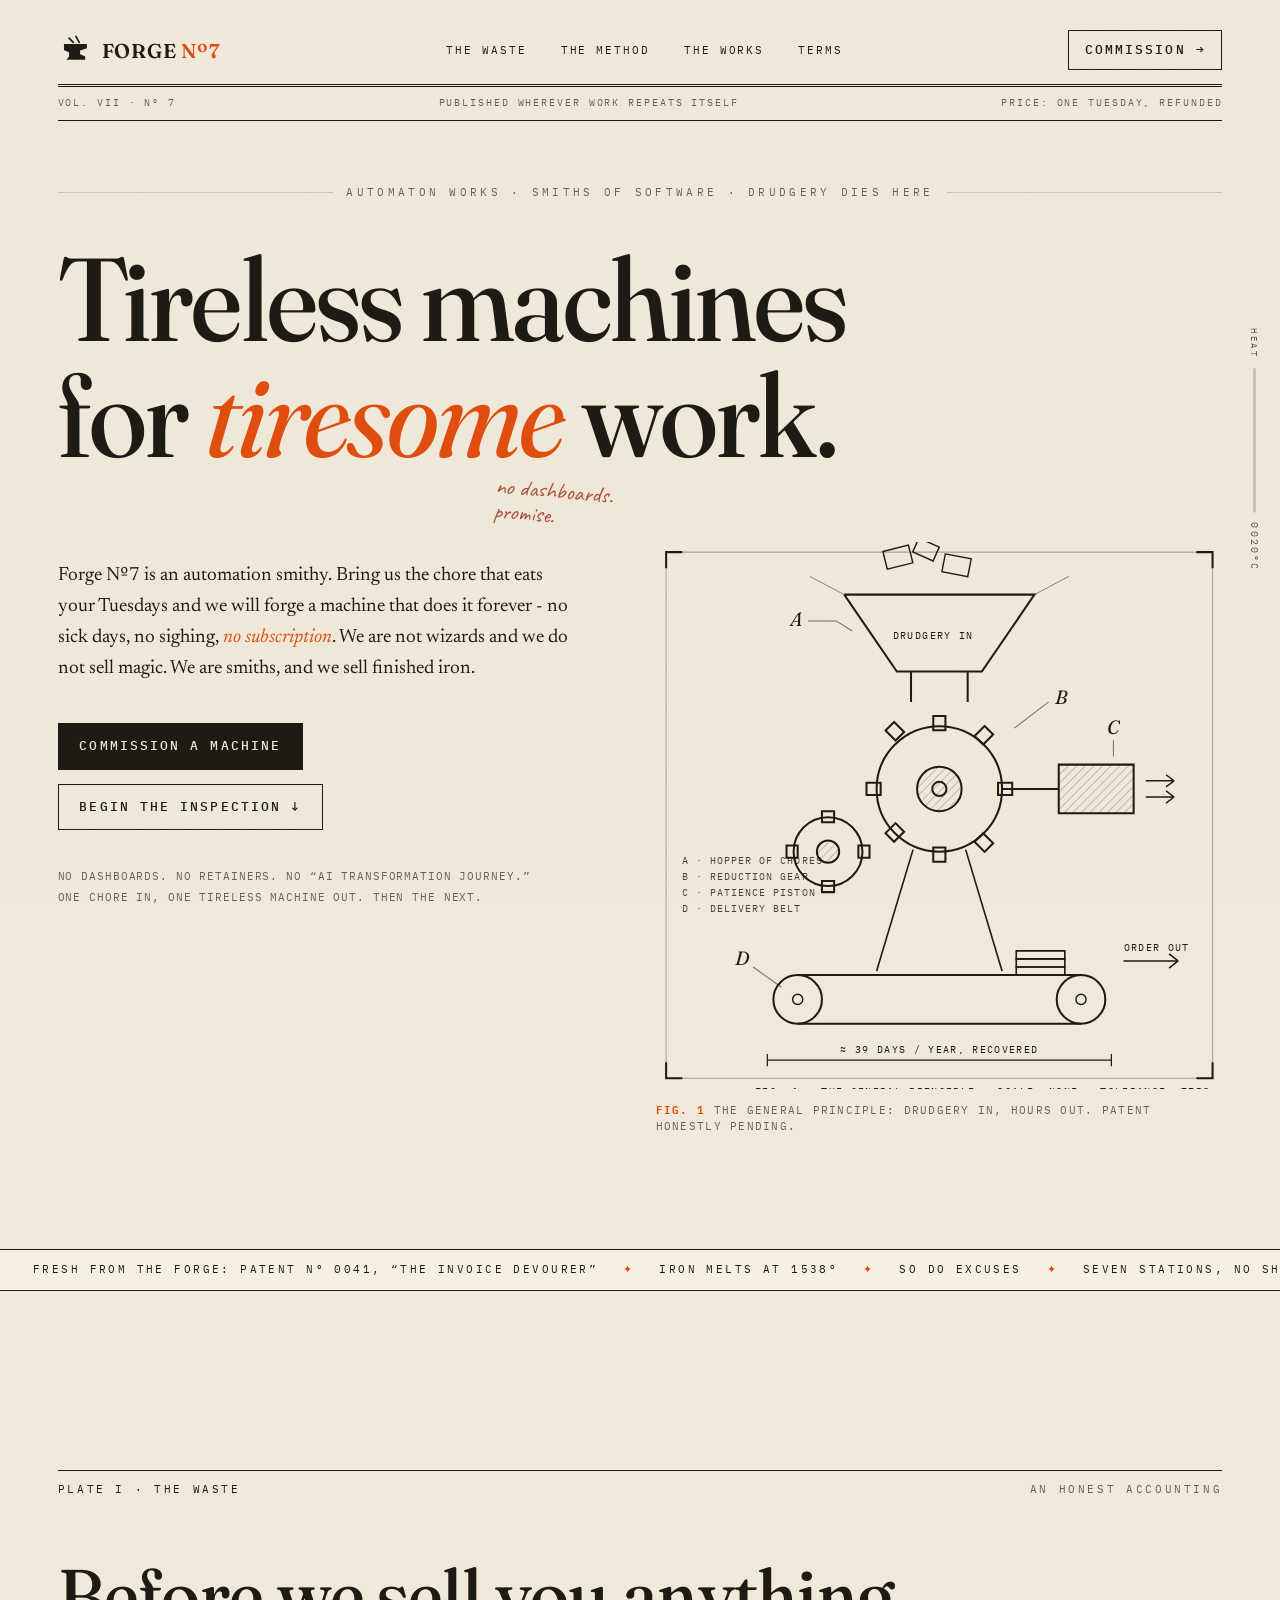
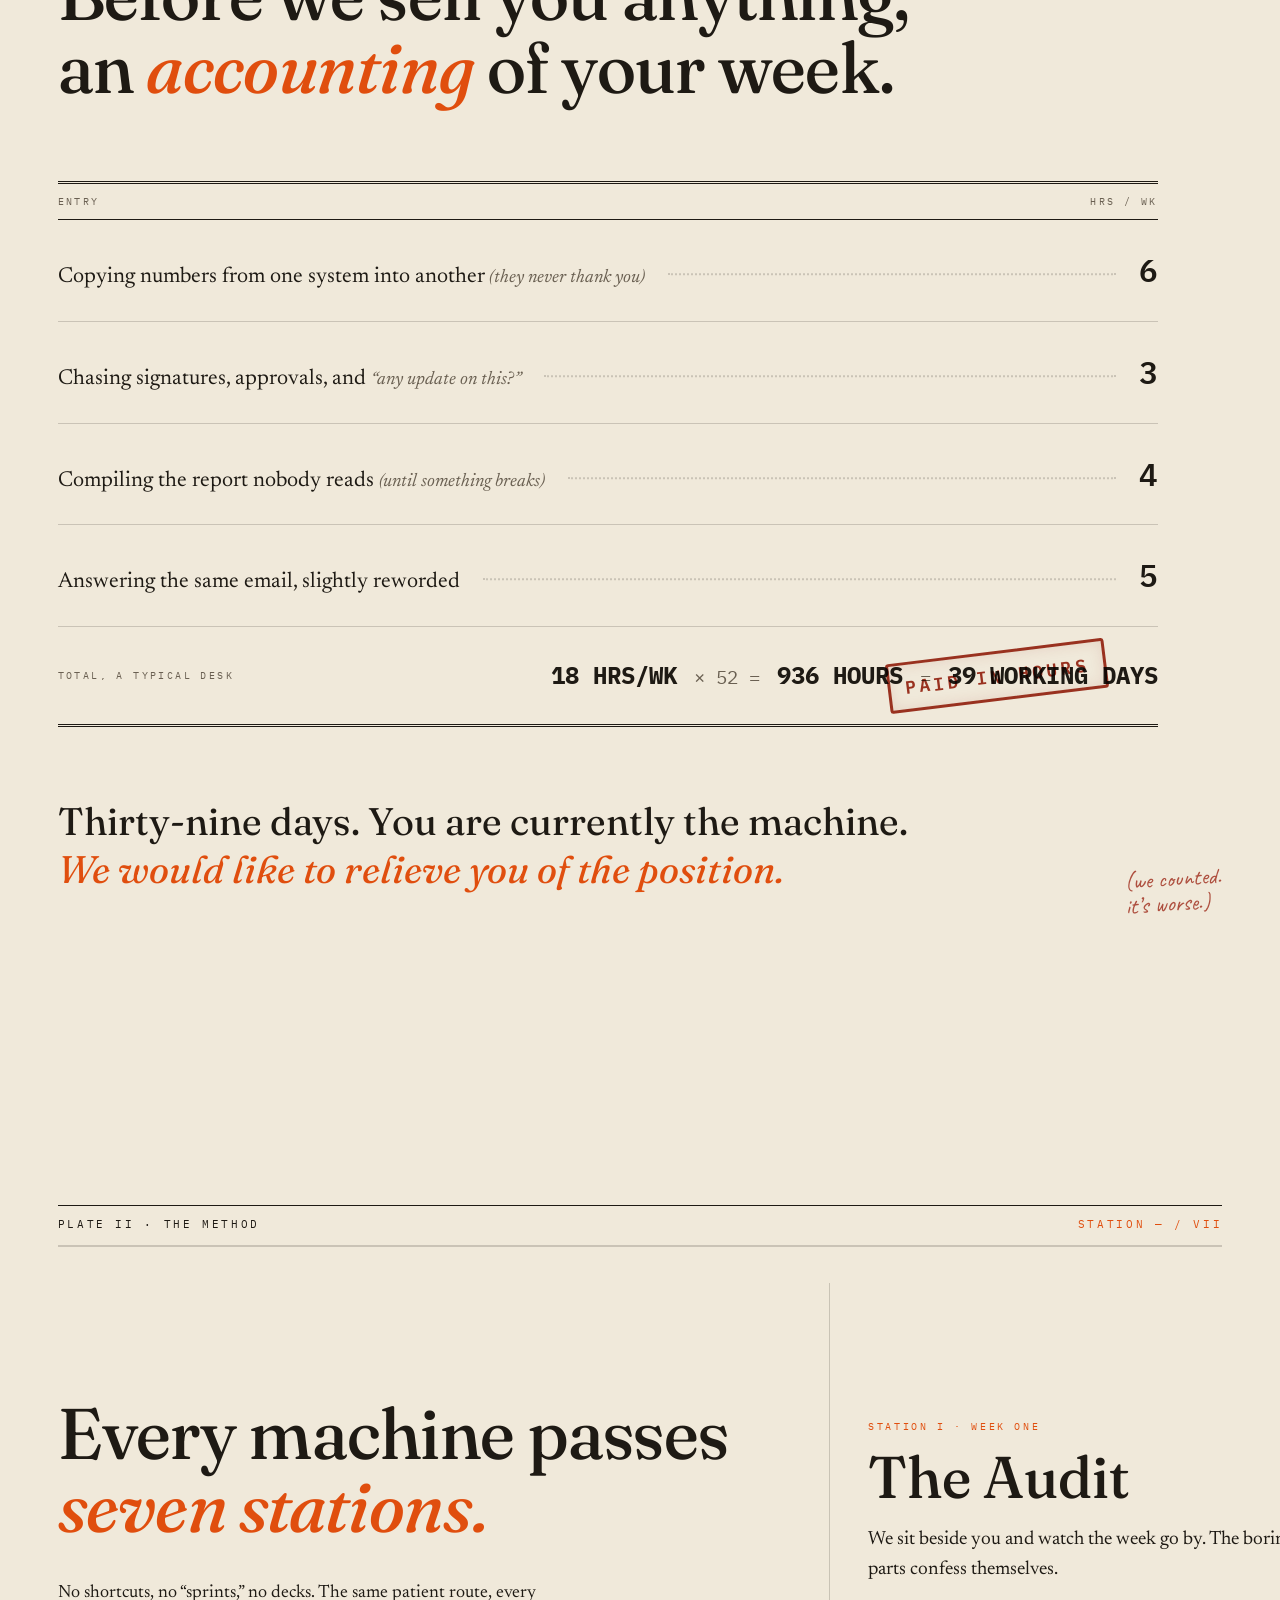
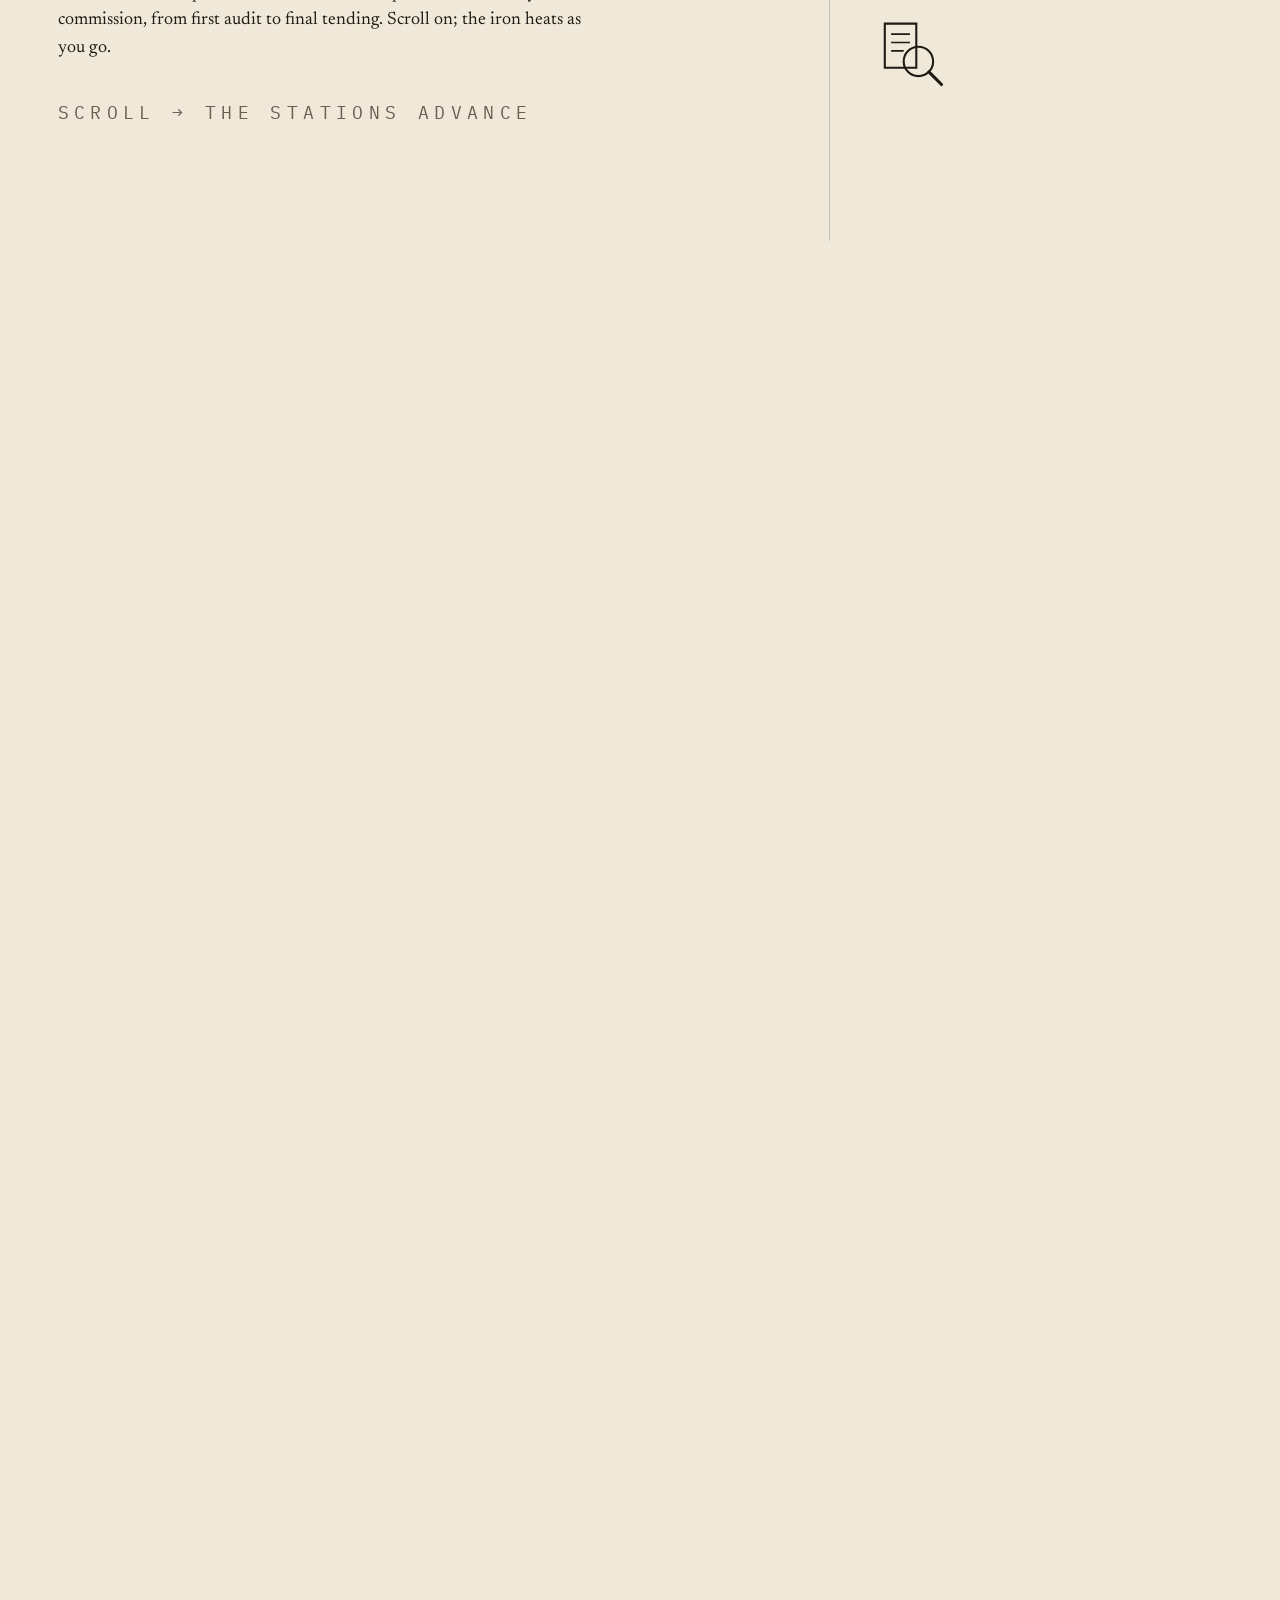
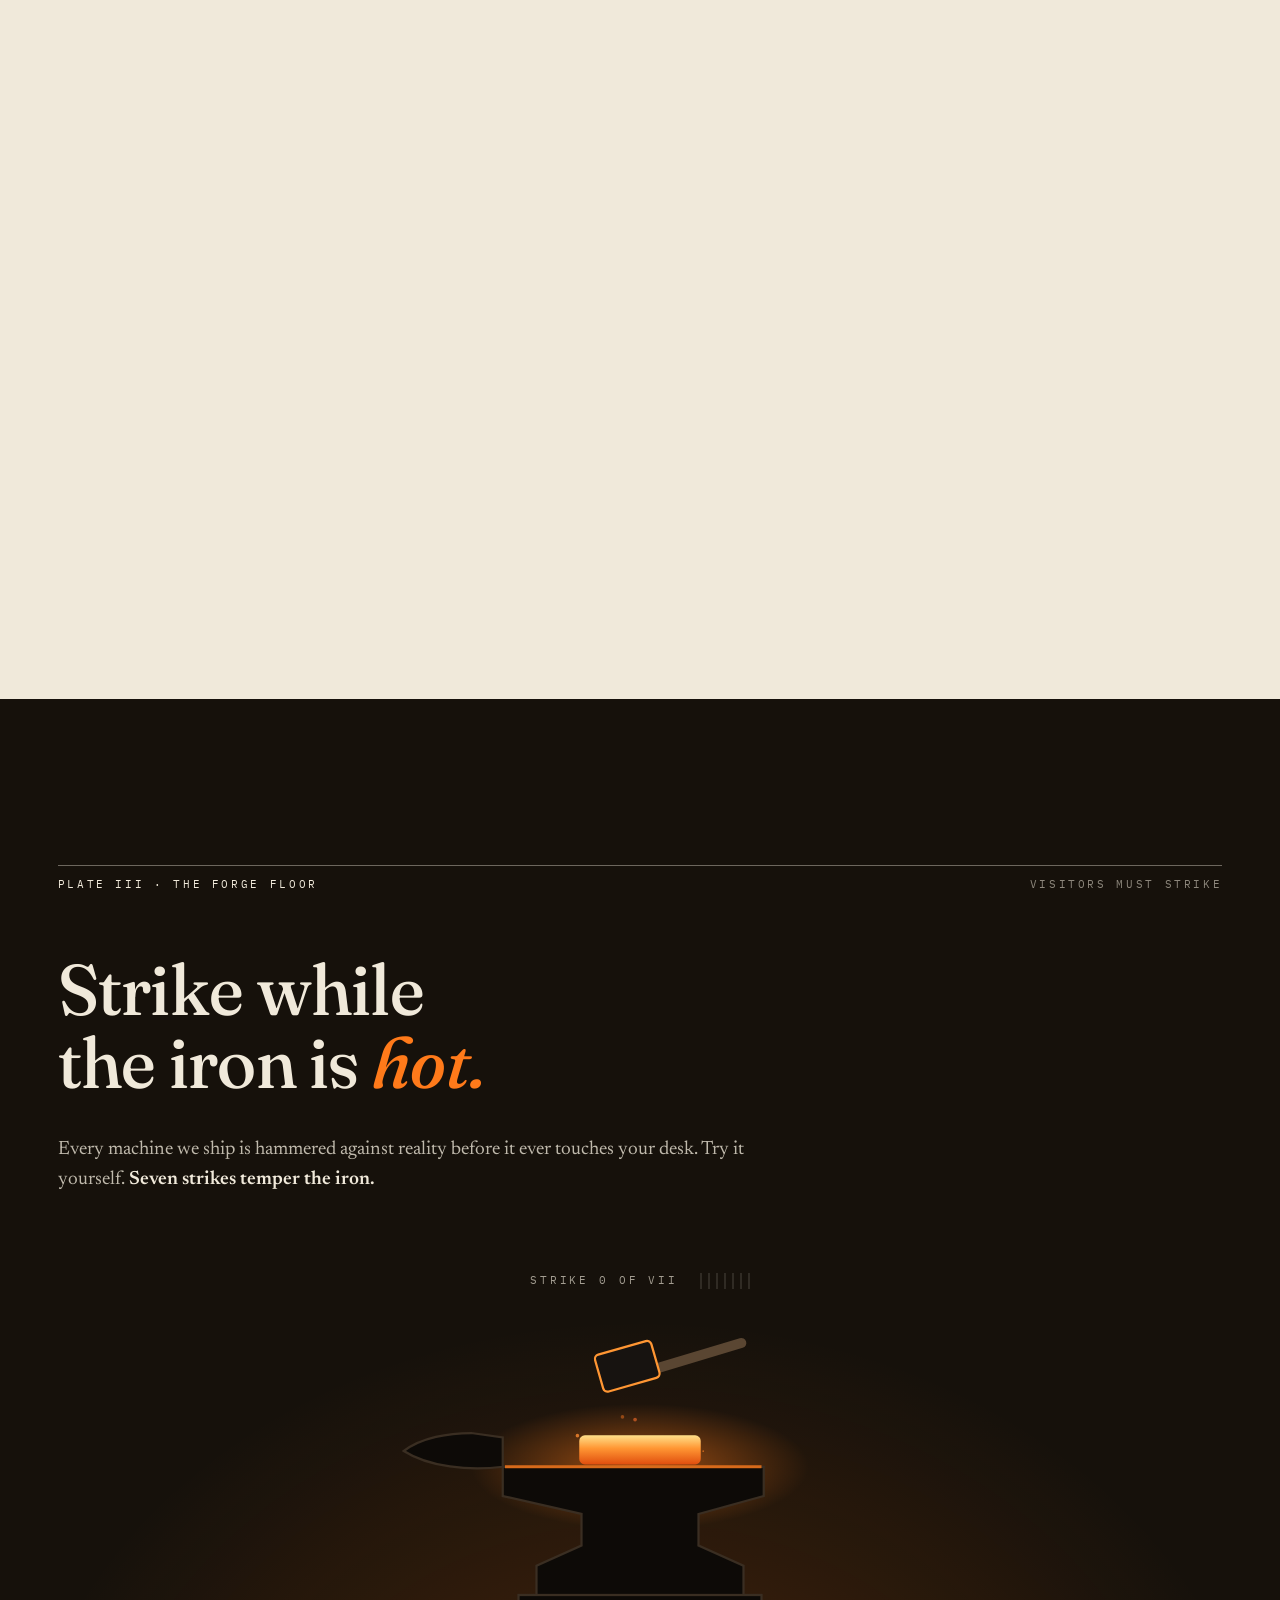
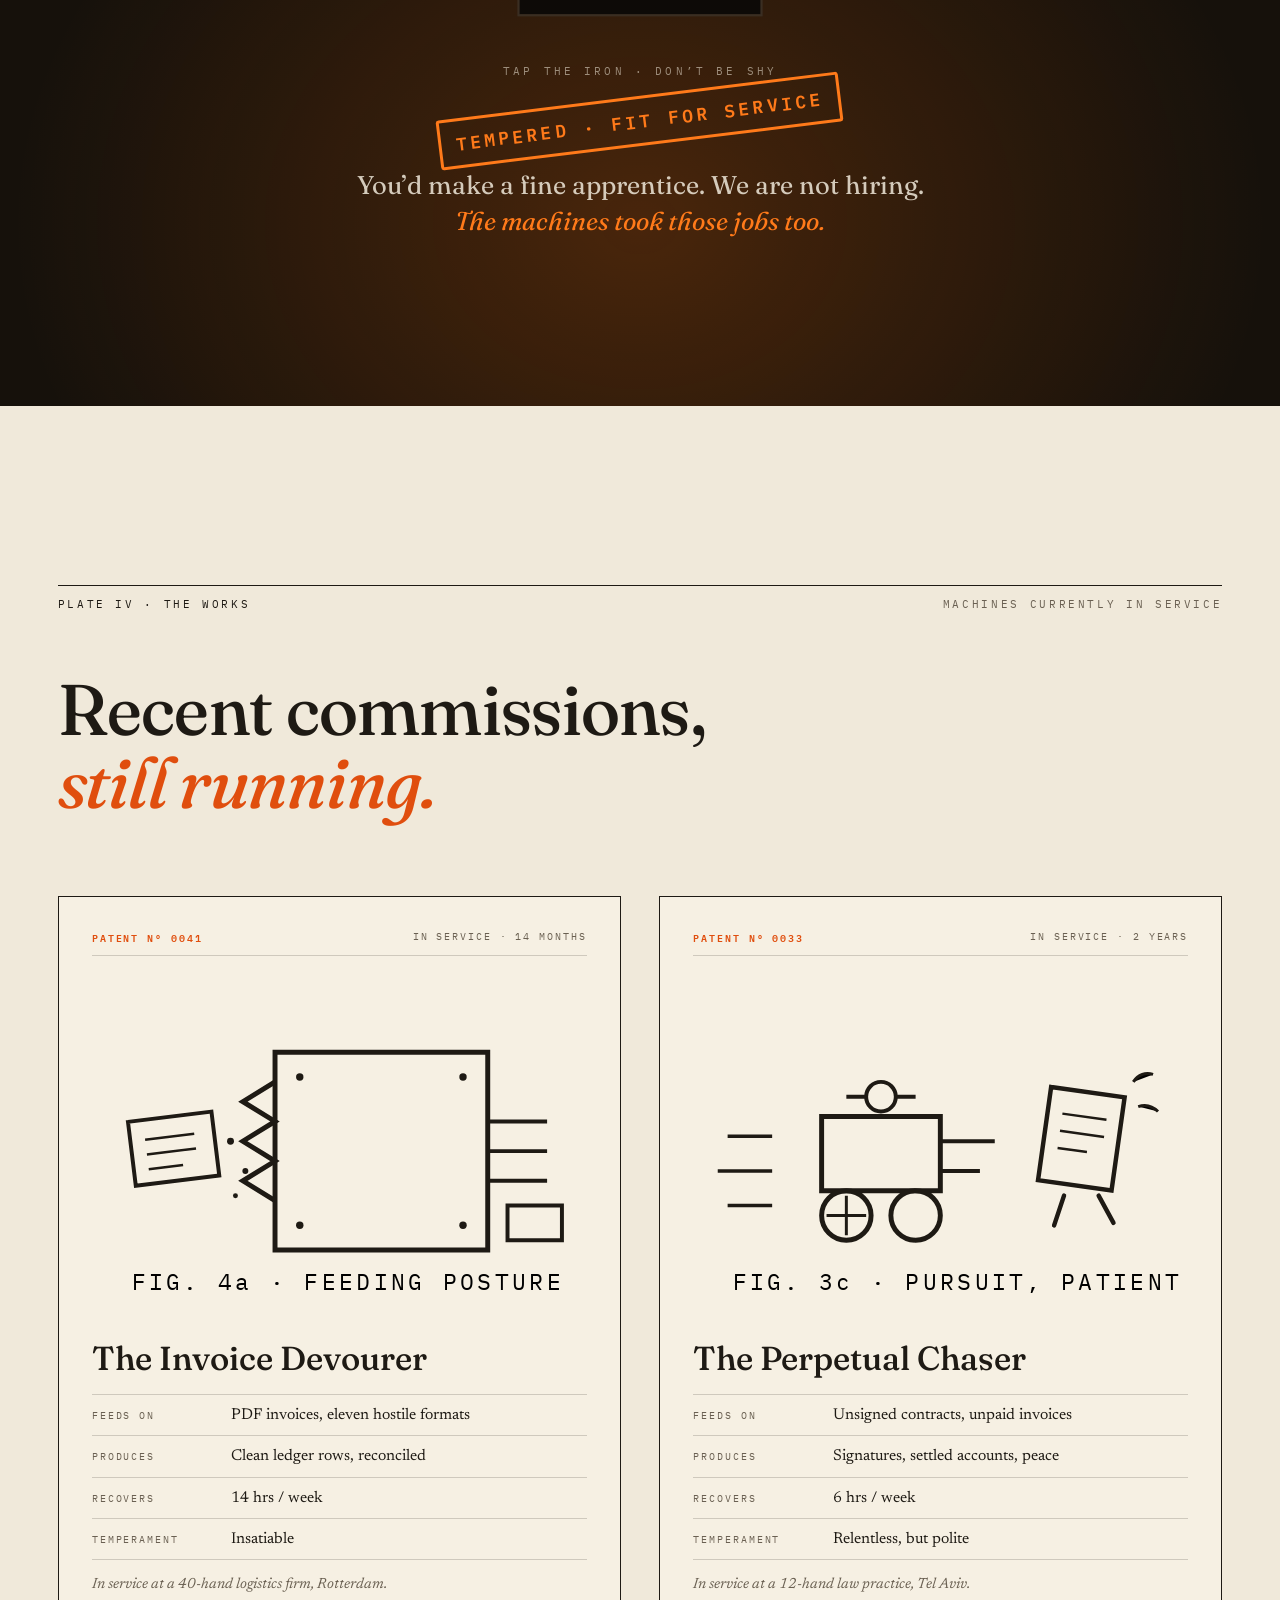
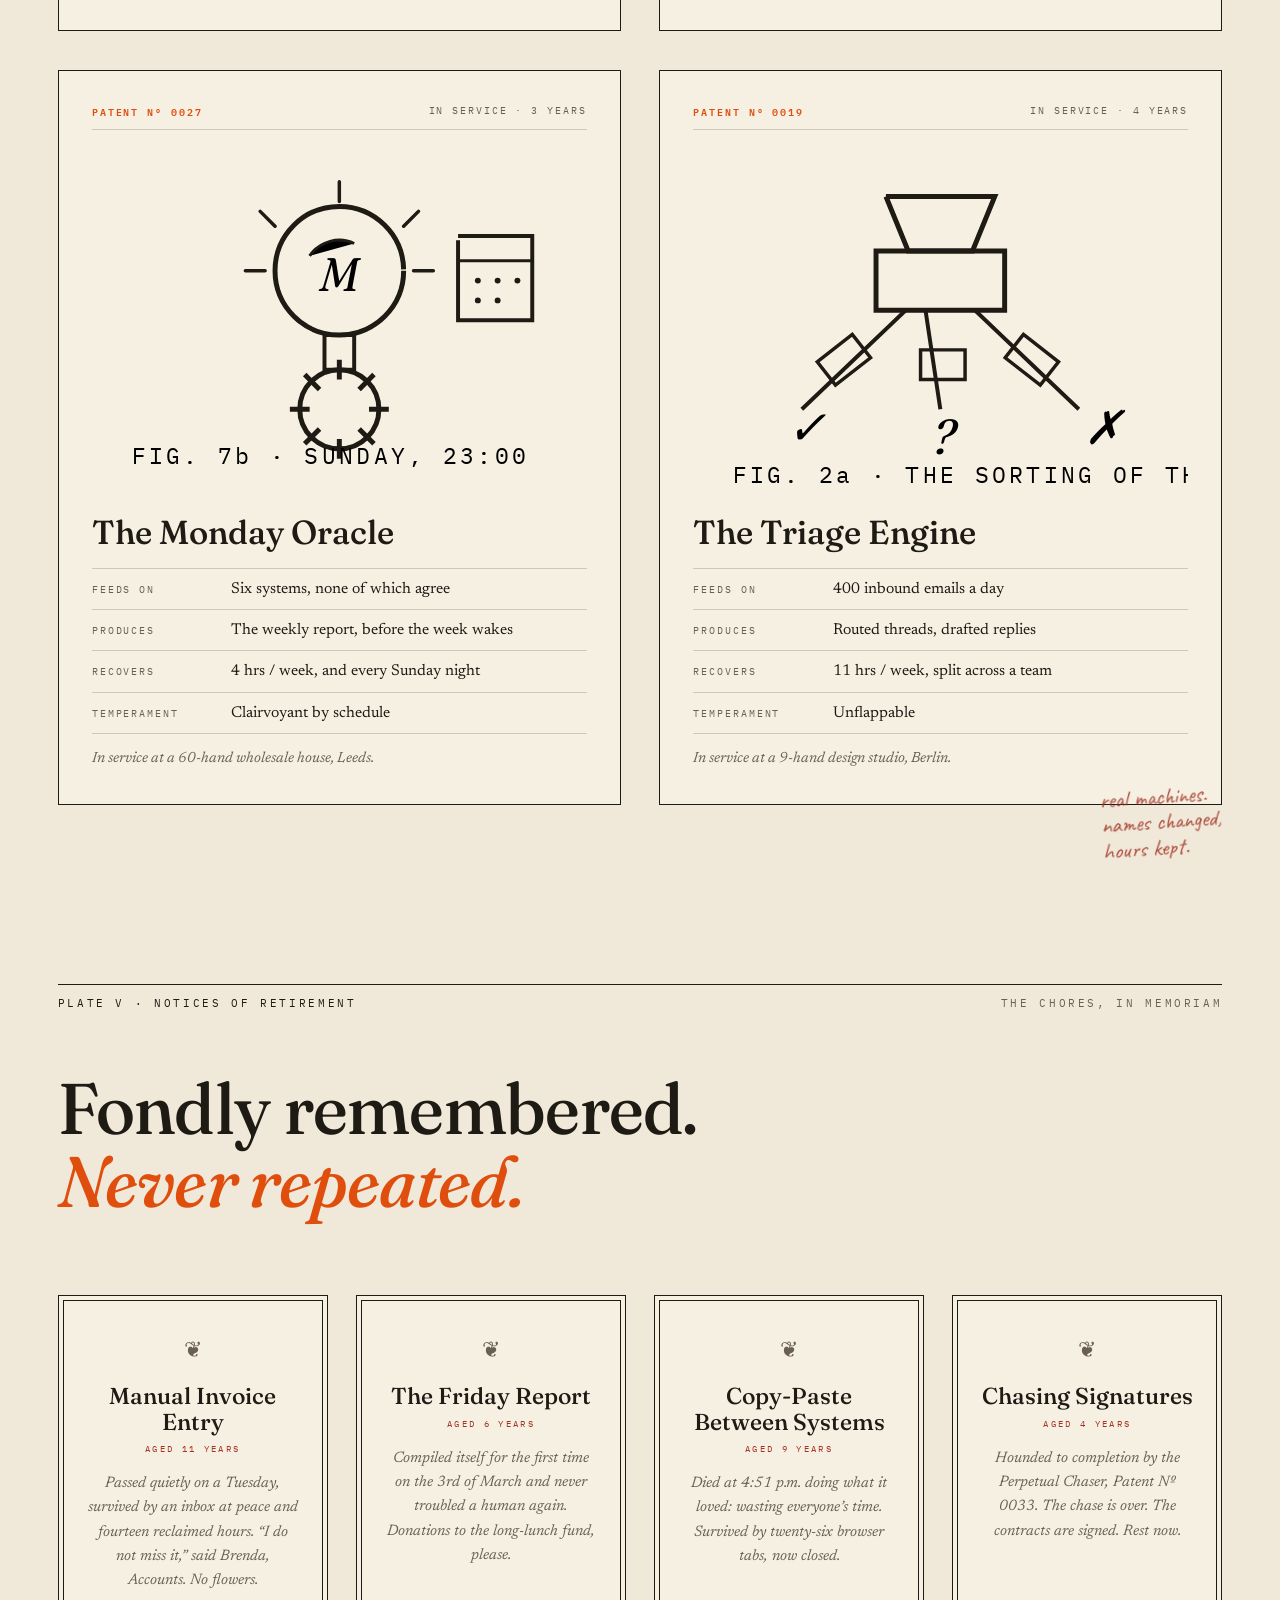
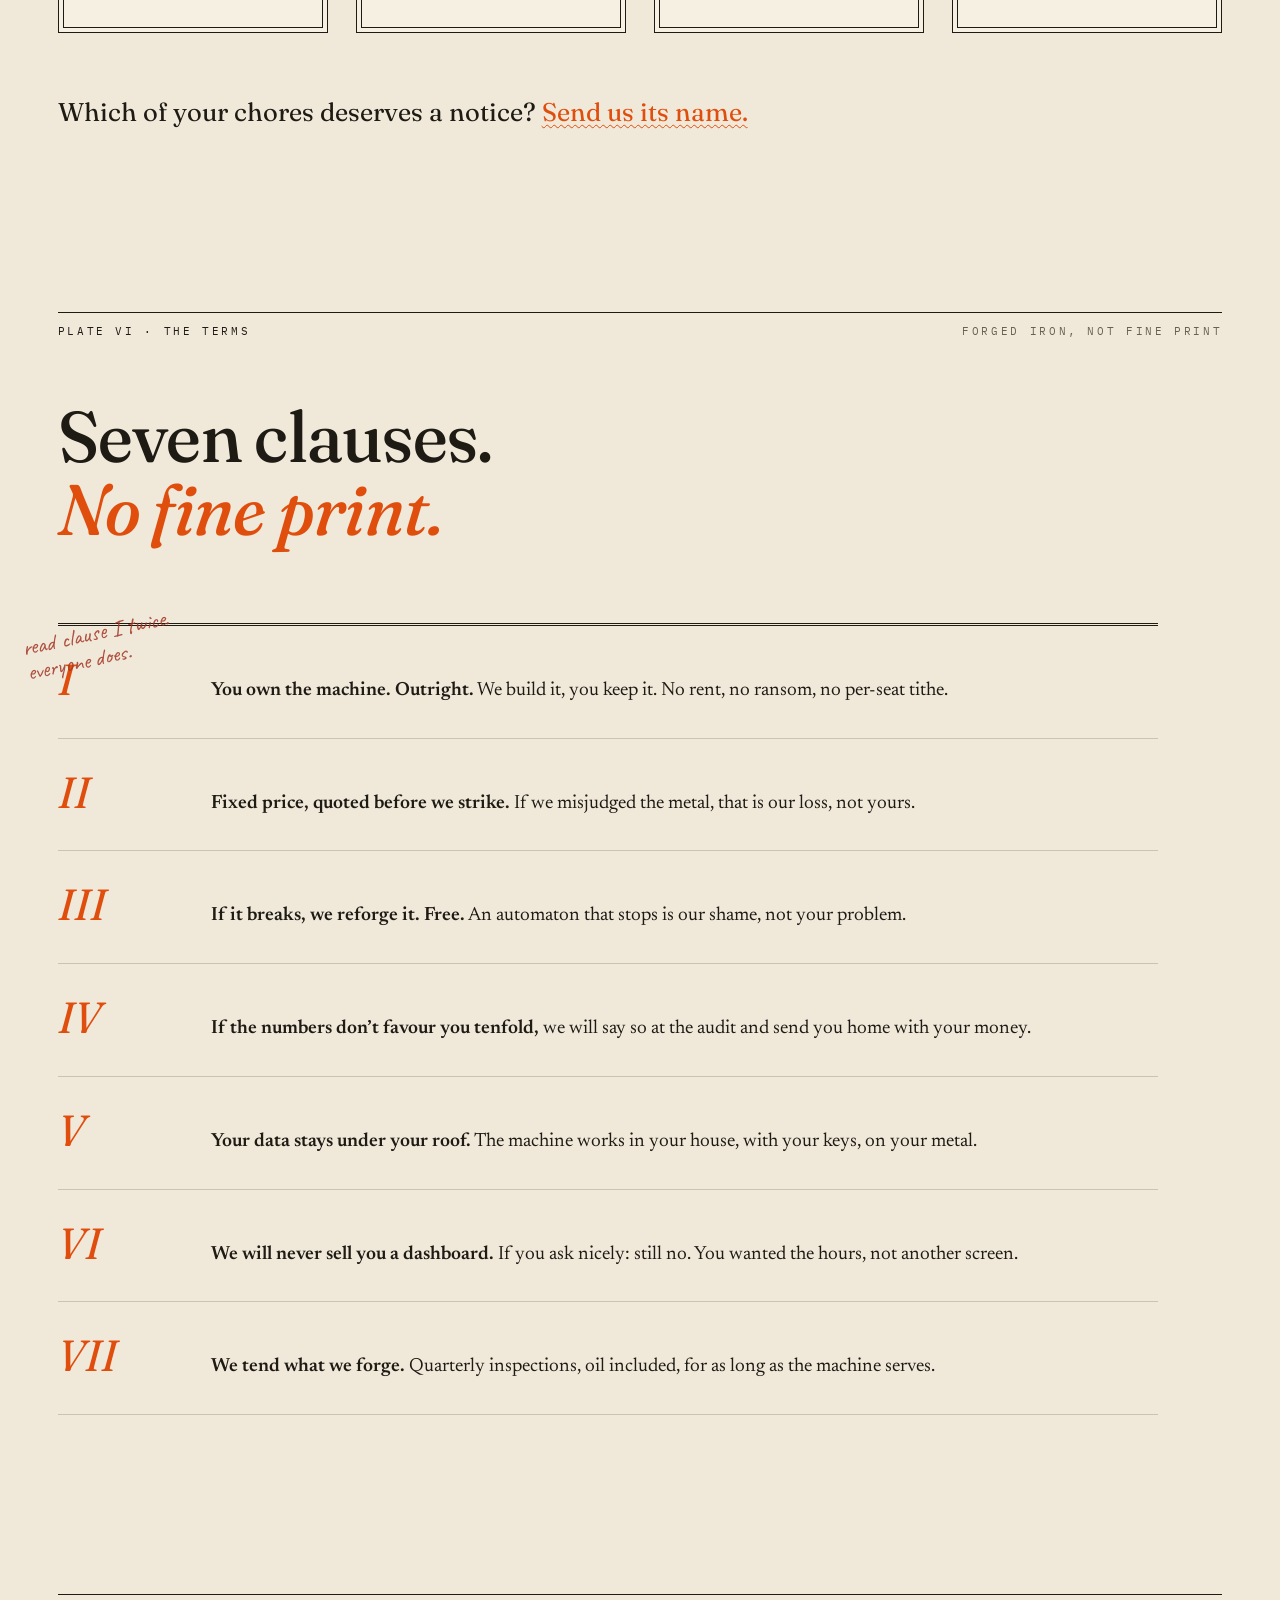
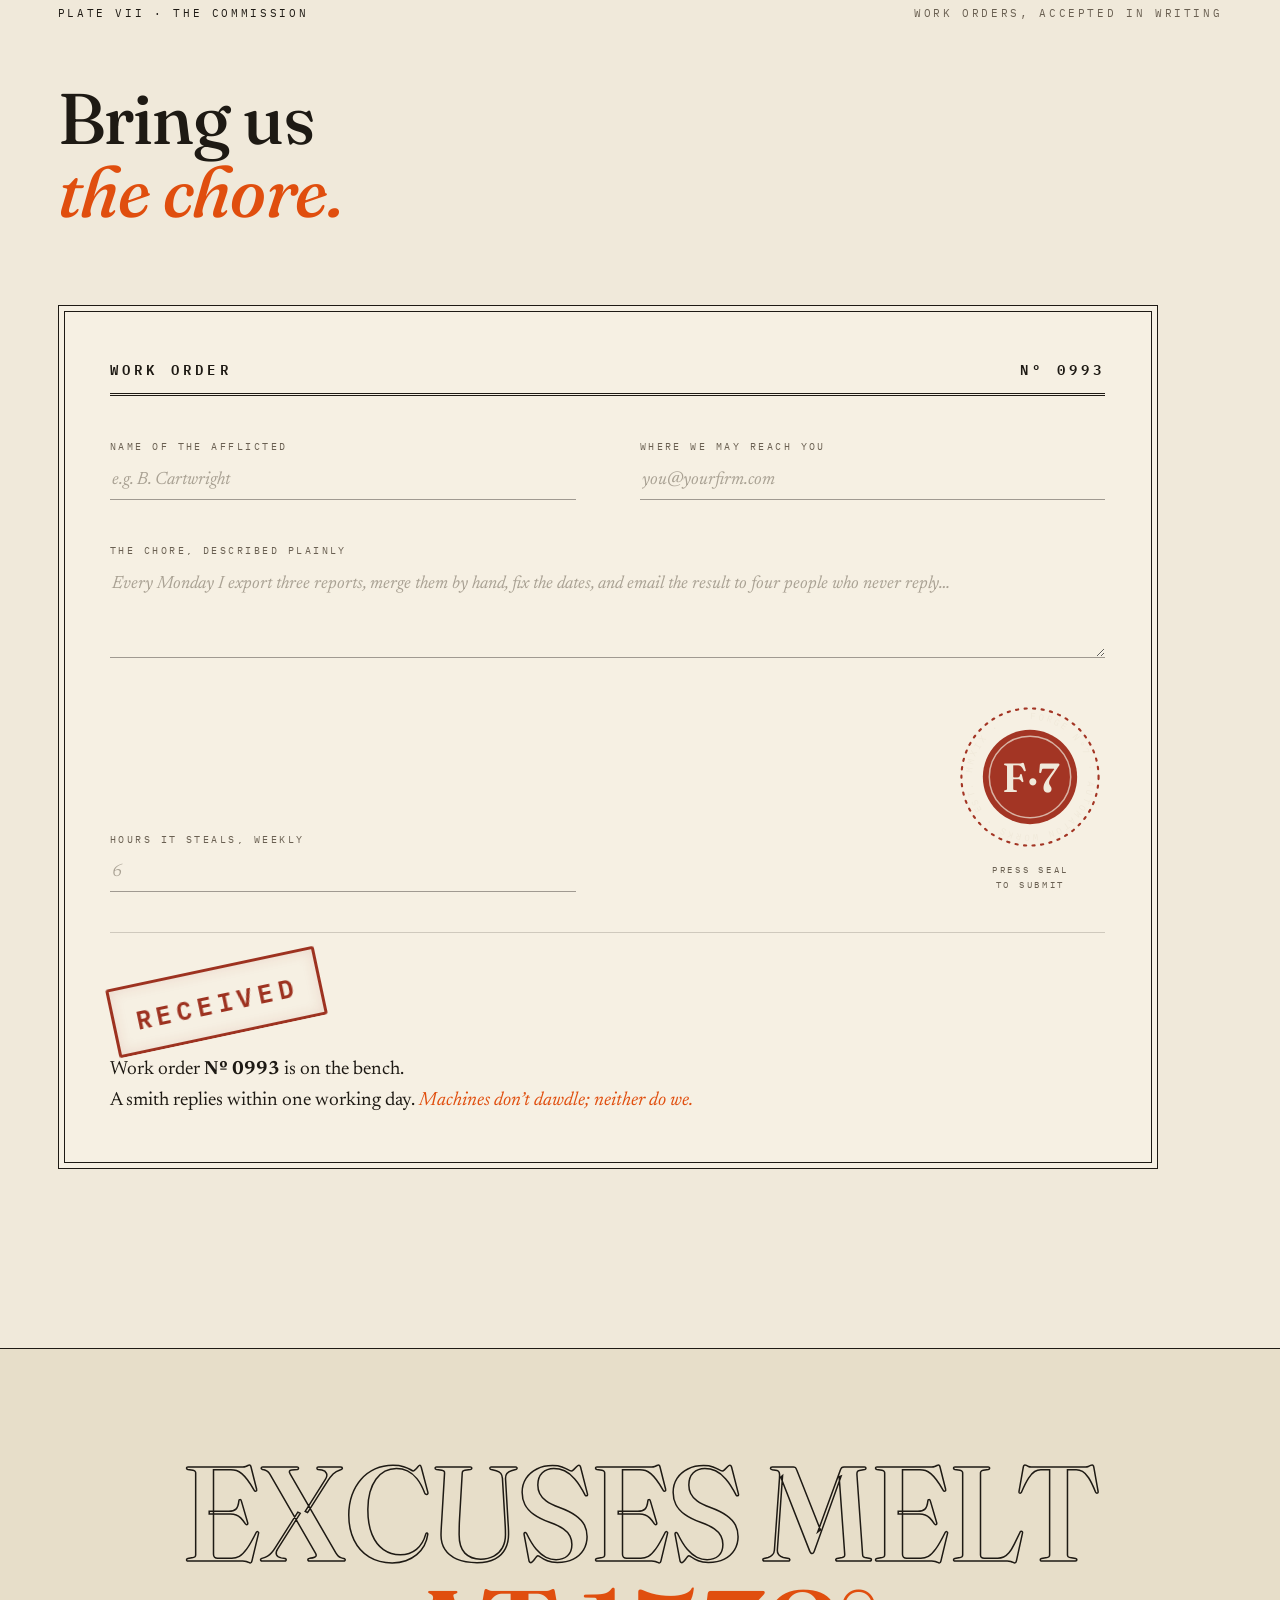
<file: legacy-paper/index.html>
<!doctype html>
<html lang="en">
<head>
  <meta charset="utf-8" />
  <meta name="viewport" content="width=device-width, initial-scale=1" />
  <title>Forge Nº7 · Tireless Machines for Tiresome Work</title>
  <meta name="description" content="Forge Nº7 is an automaton works - an AI automation smithy. Bring us the chore that eats your Tuesdays; we forge a tireless machine that does it forever. You own it outright. Iron melts at 1538°. So do excuses." />
  <meta name="theme-color" content="#F0E9DA" />
  <meta property="og:title" content="Forge Nº7 · Automaton Works" />
  <meta property="og:description" content="Tireless machines for tiresome work. An automation smithy: you bring the chore, we forge the machine, you own it outright." />
  <link rel="icon" href="data:image/svg+xml,%3Csvg xmlns='http://www.w3.org/2000/svg' viewBox='0 0 64 64'%3E%3Crect width='64' height='64' fill='%23F0E9DA'/%3E%3Cpath d='M14 22h36v6l-10 3v6l8 3v5H18l4-5v-6l-8-4v-8z' fill='%231E1A14'/%3E%3Ctext x='32' y='19' font-family='Georgia' font-size='13' text-anchor='middle' fill='%23E04E0E'%3EN%C2%BA7%3C/text%3E%3C/svg%3E" />
  <link rel="preconnect" href="https://fonts.googleapis.com" />
  <link rel="preconnect" href="https://fonts.gstatic.com" crossorigin />
  <link href="https://fonts.googleapis.com/css2?family=Fraunces:ital,opsz,wght@0,9..144,300..900;1,9..144,300..900&family=Newsreader:ital,opsz,wght@0,6..72,300..600;1,6..72,300..600&family=IBM+Plex+Mono:wght@400;500;600&family=Caveat:wght@500;600&display=swap" rel="stylesheet" />
  <link rel="stylesheet" href="css/styles.css" />
</head>
<body>
  <a class="skip-link" href="#commission">Skip to the commission form</a>

  <!-- ledger-paper grain -->
  <div class="grain" aria-hidden="true"></div>

  <!-- scroll temperature gauge -->
  <aside class="gauge" aria-hidden="true">
    <span class="gauge__label">HEAT</span>
    <div class="gauge__track"><div class="gauge__merc" id="gaugeMerc"></div></div>
    <span class="gauge__read" id="gaugeRead">0020°C</span>
  </aside>

  <!-- ========================== MASTHEAD ========================== -->
  <header class="masthead wrap" id="top">
    <div class="masthead__row">
      <a class="masthead__brand" href="#top" aria-label="Forge Number Seven, home">
        <svg class="masthead__mark" viewBox="0 0 40 40" aria-hidden="true">
          <path d="M6 13h28v5l-8 2.5v4.5l6 2.5v4H10l3-4v-4.5l-6-3V13z" fill="currentColor"/>
          <path d="M13 6l5 5M21 4l4 7" stroke="currentColor" stroke-width="2" stroke-linecap="round" fill="none"/>
        </svg>
        <span class="masthead__word">FORGE&nbsp;<em>Nº7</em></span>
      </a>
      <nav class="masthead__nav" aria-label="Plates">
        <a href="#waste">The Waste</a>
        <a href="#method">The Method</a>
        <a href="#works">The Works</a>
        <a href="#terms">Terms</a>
      </nav>
      <a class="btn btn--ghost masthead__cta" href="#commission">Commission&nbsp;→</a>
    </div>
    <div class="masthead__dateline" role="presentation">
      <span>VOL. VII · Nº 7</span>
      <span class="masthead__motto">PUBLISHED WHEREVER WORK REPEATS ITSELF</span>
      <span>PRICE: ONE TUESDAY, REFUNDED</span>
    </div>
  </header>

  <main id="main">

    <!-- ========================== FRONTISPIECE / HERO ========================== -->
    <section class="hero wrap" aria-labelledby="heroTitle">
      <p class="kicker hero__kicker" data-reveal>
        <span class="kicker__rule" aria-hidden="true"></span>
        AUTOMATON WORKS · SMITHS OF SOFTWARE · DRUDGERY DIES HERE
        <span class="kicker__rule" aria-hidden="true"></span>
      </p>

      <h1 class="hero__title" id="heroTitle">
        <span class="line">Tireless machines</span>
        <span class="line">for <em>tiresome</em> work.</span>
      </h1>

      <div class="hero__cols">
        <div class="hero__copy">
          <p class="hero__sub" data-reveal>
            Forge Nº7 is an automation smithy. Bring us the chore that eats your
            Tuesdays and we will forge a machine that does it forever - no sick
            days, no sighing, <em>no subscription</em>. We are not wizards and we do
            not sell magic. We are smiths, and we sell finished iron.
          </p>
          <div class="hero__cta" data-reveal>
            <a class="btn btn--ink" href="#commission">Commission a machine</a>
            <a class="btn btn--ghost" href="#waste">Begin the inspection ↓</a>
          </div>
          <p class="hero__footnote" data-reveal>
            No dashboards. No retainers. No “AI transformation journey.”<br />
            One chore in, one tireless machine out. Then the next.
          </p>
          <span class="margin-note margin-note--hero" aria-hidden="true">no dashboards.<br/>promise.</span>
        </div>

        <figure class="hero__fig" role="img" aria-label="Patent-style technical drawing of an absurd machine: a hopper of chores feeding a reduction gear, a patience piston, and a delivery belt producing order.">
          <svg class="fig fig--contraption" viewBox="0 0 560 540" fill="none">
            <defs>
              <pattern id="h1hatch" patternUnits="userSpaceOnUse" width="6" height="6" patternTransform="rotate(45)">
                <line x1="0" y1="0" x2="0" y2="6" stroke="currentColor" stroke-width="0.8" opacity="0.55"/>
              </pattern>
            </defs>
            <!-- frame + corner ticks -->
            <rect class="dr" x="10" y="10" width="540" height="520" stroke="currentColor" stroke-width="1" opacity="0.35"/>
            <path class="dr" d="M10 26V10h16M534 10h16v16M550 514v16h-16M26 530H10v-16" stroke="currentColor" stroke-width="2"/>

            <!-- falling papers -->
            <g class="dr-group">
              <rect class="dr" x="226" y="6"  width="26" height="18" stroke="currentColor" stroke-width="1.4" transform="rotate(-14 239 15)"/>
              <rect class="dr" x="284" y="14" width="26" height="18" stroke="currentColor" stroke-width="1.4" transform="rotate(11 297 23)"/>
              <rect class="dr" x="256" y="0"  width="22" height="15" stroke="currentColor" stroke-width="1.4" transform="rotate(24 267 7)"/>
            </g>

            <!-- A: hopper -->
            <path class="dr" d="M186 52h188l-52 76h-84z" stroke="currentColor" stroke-width="2"/>
            <path class="dr" d="M252 128v30M308 128v30" stroke="currentColor" stroke-width="2"/>
            <path class="dr" d="M186 52l-34-18M374 52l34-18" stroke="currentColor" stroke-width="1" opacity="0.5"/>

            <!-- B: reduction gear (main) -->
            <g class="gear gear--main" data-cx="280" data-cy="244">
              <g stroke="currentColor" stroke-width="2">
                <circle class="dr" cx="280" cy="244" r="62"/>
                <circle class="dr" cx="280" cy="244" r="22" fill="url(#h1hatch)"/>
                <circle class="dr" cx="280" cy="244" r="7"/>
              </g>
              <g stroke="currentColor" stroke-width="2">
                <rect class="dr" x="274" y="172" width="12" height="14"/>
                <rect class="dr" x="274" y="302" width="12" height="14" transform="rotate(180 280 309)"/>
                <rect class="dr" x="338" y="238" width="14" height="12"/>
                <rect class="dr" x="208" y="238" width="14" height="12"/>
                <rect class="dr" x="318" y="184" width="12" height="14" transform="rotate(45 324 191)"/>
                <rect class="dr" x="230" y="280" width="12" height="14" transform="rotate(45 236 287)"/>
                <rect class="dr" x="318" y="290" width="12" height="14" transform="rotate(135 324 297)"/>
                <rect class="dr" x="230" y="180" width="12" height="14" transform="rotate(135 236 187)"/>
              </g>
            </g>

            <!-- small meshing gear -->
            <g class="gear gear--small" data-cx="170" data-cy="306">
              <g stroke="currentColor" stroke-width="2">
                <circle class="dr" cx="170" cy="306" r="34"/>
                <circle class="dr" cx="170" cy="306" r="11" fill="url(#h1hatch)"/>
                <rect class="dr" x="164" y="266" width="12" height="11"/>
                <rect class="dr" x="164" y="335" width="12" height="11"/>
                <rect class="dr" x="200" y="300" width="11" height="12"/>
                <rect class="dr" x="129" y="300" width="11" height="12"/>
              </g>
            </g>

            <!-- C: patience piston -->
            <path class="dr" d="M342 244h56" stroke="currentColor" stroke-width="2"/>
            <rect class="dr" x="398" y="220" width="74" height="48" stroke="currentColor" stroke-width="2" fill="url(#h1hatch)"/>
            <path class="dr" d="M484 236h28m0 0-8-6m8 6-8 6M484 252h28m0 0-8-6m8 6-8 6" stroke="currentColor" stroke-width="1.4"/>

            <!-- chute to belt -->
            <path class="dr" d="M254 304 218 424M306 304l36 120" stroke="currentColor" stroke-width="1.6"/>

            <!-- D: delivery belt -->
            <circle class="dr" cx="140" cy="452" r="24" stroke="currentColor" stroke-width="2"/>
            <circle class="dr" cx="140" cy="452" r="5"  stroke="currentColor" stroke-width="1.4"/>
            <circle class="dr" cx="420" cy="452" r="24" stroke="currentColor" stroke-width="2"/>
            <circle class="dr" cx="420" cy="452" r="5"  stroke="currentColor" stroke-width="1.4"/>
            <path class="dr" d="M140 428h280M140 476h280" stroke="currentColor" stroke-width="2"/>
            <!-- tidy output stack -->
            <g stroke="currentColor" stroke-width="1.6">
              <rect class="dr" x="356" y="404" width="48" height="8"/>
              <rect class="dr" x="356" y="412" width="48" height="8"/>
              <rect class="dr" x="356" y="420" width="48" height="8"/>
            </g>
            <path class="dr" d="M462 414h54m0 0-9-7m9 7-9 7" stroke="currentColor" stroke-width="1.6"/>

            <!-- callout letters + leaders -->
            <g class="fig__labels">
              <path class="dr" d="M150 78h28l16 10" stroke="currentColor" stroke-width="1" opacity="0.6"/>
              <text x="132" y="83" class="fig__letter">A</text>
              <path class="dr" d="M388 158l-34 26" stroke="currentColor" stroke-width="1" opacity="0.6"/>
              <text x="394" y="160" class="fig__letter">B</text>
              <path class="dr" d="M452 196v16" stroke="currentColor" stroke-width="1" opacity="0.6"/>
              <text x="446" y="190" class="fig__letter">C</text>
              <path class="dr" d="M96 420l28 20" stroke="currentColor" stroke-width="1" opacity="0.6"/>
              <text x="78" y="418" class="fig__letter">D</text>
              <text x="234" y="96"  class="fig__note">DRUDGERY&nbsp;IN</text>
              <text x="462" y="404" class="fig__note">ORDER&nbsp;OUT</text>
            </g>

            <!-- bottom dimension line -->
            <path class="dr" d="M110 512h340M110 506v12M450 506v12" stroke="currentColor" stroke-width="1.2"/>
            <text x="280" y="505" text-anchor="middle" class="fig__note">≈ 39 DAYS / YEAR, RECOVERED</text>

            <!-- legend -->
            <g class="fig__legend">
              <text x="26" y="318">A · HOPPER OF CHORES</text>
              <text x="26" y="334">B · REDUCTION GEAR</text>
              <text x="26" y="350">C · PATIENCE PISTON</text>
              <text x="26" y="366">D · DELIVERY BELT</text>
            </g>

            <!-- title block -->
            <g>
              <rect class="dr" x="332" y="528" width="218" height="2" fill="none"/>
              <text x="548" y="546" text-anchor="end" class="fig__note fig__note--title">FIG. 1 · THE GENERAL PRINCIPLE · SCALE: NONE · TOLERANCE: ZERO</text>
            </g>
          </svg>
          <figcaption class="fig__caption">
            <span>FIG. 1</span> The general principle: drudgery in, hours out. Patent honestly pending.
          </figcaption>
        </figure>
      </div>
    </section>

    <!-- ========================== TICKER ========================== -->
    <div class="ticker" aria-hidden="true">
      <div class="ticker__track">
        <span class="ticker__seq">
          FRESH FROM THE FORGE: PATENT Nº 0041, “THE INVOICE DEVOURER” <i>✦</i>
          IRON MELTS AT 1538° <i>✦</i> SO DO EXCUSES <i>✦</i>
          SEVEN STATIONS, NO SHORTCUTS <i>✦</i>
          YOU OWN THE MACHINE, OUTRIGHT <i>✦</i>
          NO DASHBOARDS WERE HARMED <i>✦</i>
          COMMISSIONS OPEN FOR THE QUARTER <i>✦</i>
        </span>
        <span class="ticker__seq">
          FRESH FROM THE FORGE: PATENT Nº 0041, “THE INVOICE DEVOURER” <i>✦</i>
          IRON MELTS AT 1538° <i>✦</i> SO DO EXCUSES <i>✦</i>
          SEVEN STATIONS, NO SHORTCUTS <i>✦</i>
          YOU OWN THE MACHINE, OUTRIGHT <i>✦</i>
          NO DASHBOARDS WERE HARMED <i>✦</i>
          COMMISSIONS OPEN FOR THE QUARTER <i>✦</i>
        </span>
      </div>
    </div>

    <!-- ========================== PLATE I · THE WASTE ========================== -->
    <section class="plate waste wrap" id="waste" aria-labelledby="wasteTitle">
      <div class="plate__head" data-reveal>
        <span>PLATE I · THE WASTE</span>
        <span>AN HONEST ACCOUNTING</span>
      </div>
      <h2 class="plate__title" id="wasteTitle" data-reveal>
        Before we sell you anything,<br />an <em>accounting</em> of your week.
      </h2>

      <div class="ledger" role="table" aria-label="Ledger of weekly hours lost to repetitive work">
        <div class="ledger__row ledger__row--head" role="row">
          <span role="columnheader">ENTRY</span>
          <span role="columnheader">HRS / WK</span>
        </div>
        <div class="ledger__row" role="row" data-reveal>
          <span class="ledger__item" role="cell">Copying numbers from one system into another <em>(they never thank you)</em></span>
          <span class="ledger__leader" aria-hidden="true"></span>
          <span class="ledger__val" role="cell" data-count="6">0</span>
        </div>
        <div class="ledger__row" role="row" data-reveal>
          <span class="ledger__item" role="cell">Chasing signatures, approvals, and <em>“any update on this?”</em></span>
          <span class="ledger__leader" aria-hidden="true"></span>
          <span class="ledger__val" role="cell" data-count="3">0</span>
        </div>
        <div class="ledger__row" role="row" data-reveal>
          <span class="ledger__item" role="cell">Compiling the report nobody reads <em>(until something breaks)</em></span>
          <span class="ledger__leader" aria-hidden="true"></span>
          <span class="ledger__val" role="cell" data-count="4">0</span>
        </div>
        <div class="ledger__row" role="row" data-reveal>
          <span class="ledger__item" role="cell">Answering the same email, slightly reworded</span>
          <span class="ledger__leader" aria-hidden="true"></span>
          <span class="ledger__val" role="cell" data-count="5">0</span>
        </div>

        <div class="ledger__total" role="row">
          <span class="ledger__total-label">TOTAL, A TYPICAL DESK</span>
          <span class="ledger__total-math">
            <b><span data-count="18">0</span> HRS/WK</b>
            <i>× 52 =</i>
            <b><span data-count="936">0</span> HOURS</b>
            <i>=</i>
            <b><span data-count="39">0</span> WORKING DAYS</b>
          </span>
          <span class="stamp stamp--paid" data-stamp>PAID IN HOURS</span>
        </div>
      </div>

      <p class="waste__verdict" data-reveal>
        Thirty-nine days. You are currently the machine.<br />
        <em>We would like to relieve you of the position.</em>
      </p>
      <span class="margin-note margin-note--waste" aria-hidden="true">(we counted.<br/>it’s worse.)</span>
    </section>

    <!-- ========================== PLATE II · THE METHOD ========================== -->
    <section class="plate method" id="method" aria-labelledby="methodTitle">
      <div class="method__pin">
        <div class="method__bar wrap">
          <div class="plate__head plate__head--tight">
            <span>PLATE II · THE METHOD</span>
            <span class="method__counter" id="stationCounter">STATION I / VII</span>
          </div>
          <div class="method__heat" aria-hidden="true"><div class="method__heat-fill" id="methodHeat"></div></div>
        </div>

        <div class="method__track" id="methodTrack">

          <article class="station station--intro">
            <h2 class="plate__title" id="methodTitle">Every machine passes<br /><em>seven stations.</em></h2>
            <p>No shortcuts, no “sprints,” no decks. The same patient route,
              every commission, from first audit to final tending. Scroll on;
              the iron heats as you go.</p>
            <p class="station__hint" aria-hidden="true">SCROLL → THE STATIONS ADVANCE</p>
          </article>

          <article class="station" data-station="1">
            <span class="station__numeral" aria-hidden="true">I</span>
            <div class="station__body">
              <p class="station__kicker">STATION I · WEEK ONE</p>
              <h3 class="station__name">The Audit</h3>
              <p class="station__desc">We sit beside you and watch the week go by. The boring parts confess themselves.</p>
              <svg class="station__icon" viewBox="0 0 80 80" aria-hidden="true">
                <rect class="dr" x="16" y="12" width="30" height="42" stroke="currentColor" stroke-width="2" fill="none"/>
                <path class="dr" d="M22 22h18M22 30h18M22 38h12" stroke="currentColor" stroke-width="1.6"/>
                <circle class="dr" cx="48" cy="48" r="14" stroke="currentColor" stroke-width="2" fill="none"/>
                <path class="dr" d="M58 58 70 70" stroke="currentColor" stroke-width="3" stroke-linecap="round"/>
              </svg>
            </div>
          </article>

          <article class="station" data-station="2">
            <span class="station__numeral" aria-hidden="true">II</span>
            <div class="station__body">
              <p class="station__kicker">STATION II · WEEK ONE</p>
              <h3 class="station__name">The Draft</h3>
              <p class="station__desc">Your machine is drawn before it is built. Blueprint first; you approve every bolt.</p>
              <svg class="station__icon" viewBox="0 0 80 80" aria-hidden="true">
                <circle class="dr" cx="40" cy="20" r="5" stroke="currentColor" stroke-width="2" fill="none"/>
                <path class="dr" d="M37 24 24 62M43 24l13 38" stroke="currentColor" stroke-width="2"/>
                <path class="dr" d="M20 66c12-9 28-9 40 0" stroke="currentColor" stroke-width="1.6" stroke-dasharray="4 4" fill="none"/>
              </svg>
            </div>
          </article>

          <article class="station" data-station="3">
            <span class="station__numeral" aria-hidden="true">III</span>
            <div class="station__body">
              <p class="station__kicker">STATION III · WEEKS TWO &amp; THREE</p>
              <h3 class="station__name">The Cast</h3>
              <p class="station__desc">We pour a first, crude version. Ugly. Moving. Yours.</p>
              <svg class="station__icon" viewBox="0 0 80 80" aria-hidden="true">
                <path class="dr" d="M14 26l26-9 8 16-26 12z" stroke="currentColor" stroke-width="2" fill="none"/>
                <path class="dr" d="M47 30c4 7 7 14 8 22" stroke="currentColor" stroke-width="2" fill="none"/>
                <rect class="dr" x="46" y="54" width="22" height="12" stroke="currentColor" stroke-width="2" fill="none"/>
                <circle class="dr" cx="52" cy="44" r="1.6" fill="currentColor"/>
                <circle class="dr" cx="56" cy="38" r="1.4" fill="currentColor"/>
              </svg>
            </div>
          </article>

          <article class="station" data-station="4">
            <span class="station__numeral" aria-hidden="true">IV</span>
            <div class="station__body">
              <p class="station__kicker">STATION IV · WEEK FOUR</p>
              <h3 class="station__name">The Temper</h3>
              <p class="station__desc">We harden it against real life: edge cases, typos, Mondays.</p>
              <svg class="station__icon" viewBox="0 0 80 80" aria-hidden="true">
                <path class="dr" d="M14 44h44l-6 8h-9v6h7l5 8H24l5-8h7v-6H18z" stroke="currentColor" stroke-width="2" fill="none" stroke-linejoin="round"/>
                <path class="dr" d="M52 14l10 12" stroke="currentColor" stroke-width="3" stroke-linecap="round"/>
                <rect class="dr" x="58" y="8" width="14" height="10" rx="1" transform="rotate(40 65 13)" stroke="currentColor" stroke-width="2" fill="none"/>
                <path class="dr" d="M40 34l-3-6M46 33l1-7M34 36l-6-4" stroke="currentColor" stroke-width="1.6" stroke-linecap="round"/>
              </svg>
            </div>
          </article>

          <article class="station" data-station="5">
            <span class="station__numeral" aria-hidden="true">V</span>
            <div class="station__body">
              <p class="station__kicker">STATION V · WEEKS FIVE &amp; SIX</p>
              <h3 class="station__name">The Trial</h3>
              <p class="station__desc">It works beside you for two weeks. You inspect everything. It does not get offended.</p>
              <svg class="station__icon" viewBox="0 0 80 80" aria-hidden="true">
                <circle class="dr" cx="40" cy="46" r="22" stroke="currentColor" stroke-width="2" fill="none"/>
                <rect class="dr" x="36" y="14" width="8" height="7" stroke="currentColor" stroke-width="2" fill="none"/>
                <path class="dr" d="M40 46l8-12" stroke="currentColor" stroke-width="2" stroke-linecap="round"/>
                <circle class="dr" cx="40" cy="46" r="2" fill="currentColor"/>
                <path class="dr" d="M40 28v4M58 46h-4M40 64v-4M22 46h4" stroke="currentColor" stroke-width="1.6"/>
              </svg>
            </div>
          </article>

          <article class="station" data-station="6">
            <span class="station__numeral" aria-hidden="true">VI</span>
            <div class="station__body">
              <p class="station__kicker">STATION VI · HANDOVER DAY</p>
              <h3 class="station__name">The Handover</h3>
              <p class="station__desc">The machine takes the chair. You take the afternoon. The keys are yours, not ours.</p>
              <svg class="station__icon" viewBox="0 0 80 80" aria-hidden="true">
                <circle class="dr" cx="24" cy="40" r="10" stroke="currentColor" stroke-width="2" fill="none"/>
                <circle class="dr" cx="24" cy="40" r="3.5" stroke="currentColor" stroke-width="1.6" fill="none"/>
                <path class="dr" d="M34 40h32M56 40v9M64 40v12" stroke="currentColor" stroke-width="2" stroke-linecap="round"/>
              </svg>
            </div>
          </article>

          <article class="station" data-station="7">
            <span class="station__numeral" aria-hidden="true">VII</span>
            <div class="station__body">
              <p class="station__kicker">STATION VII · IN PERPETUITY</p>
              <h3 class="station__name">The Tending</h3>
              <p class="station__desc">We keep it oiled forever after. If it breaks, we reforge it. Free.</p>
              <svg class="station__icon" viewBox="0 0 80 80" aria-hidden="true">
                <path class="dr" d="M24 46h22v16H24zM28 46v-6h8v6" stroke="currentColor" stroke-width="2" fill="none" stroke-linejoin="round"/>
                <path class="dr" d="M46 50l18-16" stroke="currentColor" stroke-width="2" stroke-linecap="round"/>
                <path class="dr" d="M66 38c0 2.4-1.6 4-3.4 4s-3.2-1.6-3.2-4c0-2.4 3.3-6.4 3.3-6.4S66 35.6 66 38z" stroke="currentColor" stroke-width="1.6" fill="none"/>
              </svg>
            </div>
          </article>

          <article class="station station--outro">
            <p class="station__hint station__hint--end">END OF PLATE II</p>
            <h3 class="station__name station__name--outro">Now, the floor itself.<br/><em>Mind the sparks.</em></h3>
            <p class="station__hint" aria-hidden="true">KEEP SCROLLING ↓</p>
          </article>

        </div>
      </div>
    </section>

    <!-- ========================== PLATE III · THE FORGE FLOOR (dark interlude) ========================== -->
    <section class="plate forge" id="forge" aria-labelledby="forgeTitle">
      <canvas class="forge__embers" id="emberCanvas" aria-hidden="true"></canvas>
      <div class="wrap forge__inner">
        <div class="plate__head plate__head--dark" data-reveal>
          <span>PLATE III · THE FORGE FLOOR</span>
          <span>VISITORS MUST STRIKE</span>
        </div>
        <h2 class="plate__title forge__title" id="forgeTitle" data-reveal>
          Strike while<br />the iron is <em>hot.</em>
        </h2>
        <p class="forge__lede" data-reveal>
          Every machine we ship is hammered against reality before it ever
          touches your desk. Try it yourself. <b>Seven strikes temper the iron.</b>
        </p>

        <div class="forge__bench" data-reveal>
          <div class="forge__meta">
            <span class="forge__count" id="strikeCount" aria-live="polite">STRIKE&nbsp;0&nbsp;OF&nbsp;VII</span>
            <span class="tally" id="tally" aria-hidden="true">
              <i></i><i></i><i></i><i></i><i></i><i></i><i></i>
            </span>
          </div>

          <button class="forge__anvil-btn" id="anvilBtn" type="button" aria-label="Strike the iron with the hammer">
            <svg class="forge__anvil" viewBox="0 0 480 320" aria-hidden="true">
              <defs>
                <linearGradient id="ingotGrad" x1="0" y1="0" x2="0" y2="1">
                  <stop offset="0" stop-color="#FFE08A"/>
                  <stop offset="0.45" stop-color="#FF9633"/>
                  <stop offset="1" stop-color="#E04E0E"/>
                </linearGradient>
                <radialGradient id="glowGrad" cx="0.5" cy="0.5" r="0.5">
                  <stop offset="0" stop-color="#FF7A1A" stop-opacity="0.55"/>
                  <stop offset="1" stop-color="#FF7A1A" stop-opacity="0"/>
                </radialGradient>
              </defs>

              <ellipse class="forge__glow" id="ingotGlow" cx="240" cy="150" rx="150" ry="56" fill="url(#glowGrad)"/>

              <!-- anvil body -->
              <g id="anvilBody">
                <path d="M118 150h232v26l-58 16v28l40 18v26H148v-26l40-18v-28l-70-16z" fill="#0D0A07" stroke="#3A2E22" stroke-width="2"/>
                <path d="M118 150c-30 4-66 0-88-14 16-12 40-16 60-16l28 4z" fill="#0D0A07" stroke="#3A2E22" stroke-width="2"/>
                <path d="M120 150h228" stroke="#FF7A1A" stroke-width="2.5" opacity="0.8"/>
                <rect x="132" y="264" width="216" height="18" fill="#0D0A07" stroke="#3A2E22" stroke-width="2"/>
              </g>

              <!-- ingot -->
              <g id="ingot">
                <rect id="ingotBar" x="186" y="122" width="108" height="26" rx="5" fill="url(#ingotGrad)"/>
              </g>

              <!-- tempered gear (hidden until done) -->
              <g id="temperGear" opacity="0">
                <g id="temperGearSpin">
                  <circle cx="240" cy="118" r="26" fill="none" stroke="#FF9633" stroke-width="4"/>
                  <circle cx="240" cy="118" r="8" fill="none" stroke="#FF9633" stroke-width="3"/>
                  <g stroke="#FF9633" stroke-width="4">
                    <path d="M240 84v10M240 142v10M206 118h10M264 118h10"/>
                    <path d="M216 94l7 7M257 135l7 7M264 94l-7 7M223 135l-7 7"/>
                  </g>
                </g>
              </g>

              <!-- hammer -->
              <g id="hammer">
                <g id="hammerSwing">
                  <path d="M330 40 252 112" stroke="#5A4632" stroke-width="9" stroke-linecap="round"/>
                  <rect x="222" y="86" width="52" height="34" rx="4" transform="rotate(-42 248 103)" fill="#171310" stroke="#FF9633" stroke-width="2"/>
                </g>
              </g>
            </svg>
            <span class="forge__hint" id="forgeHint">TAP THE IRON · DON’T BE SHY</span>
          </button>

          <div class="forge__done" id="forgeDone" hidden>
            <span class="stamp stamp--tempered" data-stamp-instant>TEMPERED · FIT FOR SERVICE</span>
            <p class="forge__reward">You’d make a fine apprentice. We are not hiring.<br/><em>The machines took those jobs too.</em></p>
          </div>
        </div>
      </div>
    </section>

    <!-- ========================== PLATE IV · THE WORKS ========================== -->
    <section class="plate works wrap" id="works" aria-labelledby="worksTitle">
      <div class="plate__head" data-reveal>
        <span>PLATE IV · THE WORKS</span>
        <span>MACHINES CURRENTLY IN SERVICE</span>
      </div>
      <h2 class="plate__title" id="worksTitle" data-reveal>
        Recent commissions,<br /><em>still running.</em>
      </h2>

      <div class="works__grid">

        <article class="works-card" data-reveal>
          <header class="works-card__head">
            <span>PATENT Nº 0041</span><span>IN SERVICE · 14 MONTHS</span>
          </header>
          <svg class="works-card__fig works-card__fig--devourer" viewBox="0 0 200 140" aria-hidden="true">
            <rect class="dr" x="74" y="30" width="86" height="80" stroke="currentColor" stroke-width="2" fill="none"/>
            <path class="dr devourer-teeth" d="M74 42l-13 8 13 8-13 8 13 8-13 8 13 8" stroke="currentColor" stroke-width="2" fill="none"/>
            <circle cx="84" cy="40" r="1.5" fill="currentColor"/><circle cx="150" cy="40" r="1.5" fill="currentColor"/>
            <circle cx="84" cy="100" r="1.5" fill="currentColor"/><circle cx="150" cy="100" r="1.5" fill="currentColor"/>
            <g class="devourer-paper">
              <rect class="dr" x="16" y="56" width="34" height="26" stroke="currentColor" stroke-width="1.6" fill="none" transform="rotate(-7 33 69)"/>
              <path class="dr" d="M22 64h20M22 70h20M22 76h14" stroke="currentColor" stroke-width="1" transform="rotate(-7 33 69)"/>
            </g>
            <circle cx="56" cy="66" r="1.4" fill="currentColor"/><circle cx="62" cy="78" r="1.2" fill="currentColor"/><circle cx="58" cy="88" r="1" fill="currentColor"/>
            <path class="dr" d="M160 58h24M160 70h24M160 82h24" stroke="currentColor" stroke-width="1.6"/>
            <rect class="dr" x="168" y="92" width="22" height="14" stroke="currentColor" stroke-width="1.6" fill="none"/>
            <text x="16" y="126" class="fig__note">FIG. 4a · FEEDING POSTURE</text>
          </svg>
          <h3 class="works-card__name">The Invoice Devourer</h3>
          <dl class="works-card__specs">
            <div><dt>FEEDS ON</dt><dd>PDF invoices, eleven hostile formats</dd></div>
            <div><dt>PRODUCES</dt><dd>Clean ledger rows, reconciled</dd></div>
            <div><dt>RECOVERS</dt><dd>14 hrs / week</dd></div>
            <div><dt>TEMPERAMENT</dt><dd>Insatiable</dd></div>
          </dl>
          <p class="works-card__client">In service at a 40-hand logistics firm, Rotterdam.</p>
        </article>

        <article class="works-card" data-reveal>
          <header class="works-card__head">
            <span>PATENT Nº 0033</span><span>IN SERVICE · 2 YEARS</span>
          </header>
          <svg class="works-card__fig works-card__fig--chaser" viewBox="0 0 200 140" aria-hidden="true">
            <path class="dr" d="M14 64h18M10 78h22M14 92h18" stroke="currentColor" stroke-width="1.4" class="chaser-lines"/>
            <g class="chaser-cart">
              <rect class="dr" x="52" y="56" width="48" height="30" stroke="currentColor" stroke-width="2" fill="none"/>
              <circle class="dr chaser-wheel" cx="62" cy="96" r="10" stroke="currentColor" stroke-width="2" fill="none"/>
              <path class="dr chaser-wheel-spoke" d="M62 88v16M54 96h16" stroke="currentColor" stroke-width="1.2"/>
              <circle class="dr chaser-wheel" cx="90" cy="96" r="10" stroke="currentColor" stroke-width="2" fill="none"/>
              <circle class="dr" cx="76" cy="48" r="6" stroke="currentColor" stroke-width="1.6" fill="none"/>
              <path class="dr" d="M70 48h-8M82 48h8" stroke="currentColor" stroke-width="1.6"/>
              <path class="dr" d="M100 66h22m-22 12h16" stroke="currentColor" stroke-width="1.6"/>
            </g>
            <g class="chaser-prey">
              <rect class="dr" x="142" y="46" width="30" height="38" stroke="currentColor" stroke-width="1.8" fill="none" transform="rotate(8 157 65)"/>
              <path class="dr" d="M148 56h18M148 63h18M148 70h12" stroke="currentColor" stroke-width="1" transform="rotate(8 157 65)"/>
              <path class="dr" d="M150 88l-4 12M164 88l6 11" stroke="currentColor" stroke-width="1.8" stroke-linecap="round"/>
              <path class="dr" d="M178 42c2-3 5-4 8-3M180 52c3-1 6 0 8 2" stroke="currentColor" stroke-width="1.2"/>
            </g>
            <text x="16" y="126" class="fig__note">FIG. 3c · PURSUIT, PATIENT</text>
          </svg>
          <h3 class="works-card__name">The Perpetual Chaser</h3>
          <dl class="works-card__specs">
            <div><dt>FEEDS ON</dt><dd>Unsigned contracts, unpaid invoices</dd></div>
            <div><dt>PRODUCES</dt><dd>Signatures, settled accounts, peace</dd></div>
            <div><dt>RECOVERS</dt><dd>6 hrs / week</dd></div>
            <div><dt>TEMPERAMENT</dt><dd>Relentless, but polite</dd></div>
          </dl>
          <p class="works-card__client">In service at a 12-hand law practice, Tel Aviv.</p>
        </article>

        <article class="works-card" data-reveal>
          <header class="works-card__head">
            <span>PATENT Nº 0027</span><span>IN SERVICE · 3 YEARS</span>
          </header>
          <svg class="works-card__fig works-card__fig--oracle" viewBox="0 0 200 140" aria-hidden="true">
            <g class="oracle-gear">
              <circle class="dr" cx="100" cy="104" r="16" stroke="currentColor" stroke-width="2" fill="none"/>
              <path class="dr" d="M100 84v8M100 116v8M80 104h8M112 104h8M86 90l6 6M108 112l6 6M114 90l-6 6M92 112l-6 6" stroke="currentColor" stroke-width="2"/>
            </g>
            <rect class="dr" x="94" y="74" width="12" height="14" stroke="currentColor" stroke-width="1.6" fill="none"/>
            <circle class="dr oracle-ball" cx="100" cy="48" r="26" stroke="currentColor" stroke-width="2" fill="none"/>
            <path class="dr" d="M88 42c4-6 12-8 18-5" stroke="currentColor" stroke-width="1.2"/>
            <text x="100" y="56" text-anchor="middle" class="fig__letter">M</text>
            <g class="oracle-rays">
              <path class="dr" d="M100 12v8M132 24l-6 6M68 24l6 6M138 48h-8M62 48h8" stroke="currentColor" stroke-width="1.4" stroke-linecap="round"/>
            </g>
            <rect class="dr" x="148" y="34" width="30" height="34" stroke="currentColor" stroke-width="1.6" fill="none"/>
            <path class="dr" d="M148 44h30" stroke="currentColor" stroke-width="1.2"/>
            <circle cx="156" cy="52" r="1.2" fill="currentColor"/><circle cx="164" cy="52" r="1.2" fill="currentColor"/><circle cx="172" cy="52" r="1.2" fill="currentColor"/>
            <circle cx="156" cy="60" r="1.2" fill="currentColor"/><circle cx="164" cy="60" r="1.2" fill="currentColor"/>
            <text x="16" y="126" class="fig__note">FIG. 7b · SUNDAY, 23:00</text>
          </svg>
          <h3 class="works-card__name">The Monday Oracle</h3>
          <dl class="works-card__specs">
            <div><dt>FEEDS ON</dt><dd>Six systems, none of which agree</dd></div>
            <div><dt>PRODUCES</dt><dd>The weekly report, before the week wakes</dd></div>
            <div><dt>RECOVERS</dt><dd>4 hrs / week, and every Sunday night</dd></div>
            <div><dt>TEMPERAMENT</dt><dd>Clairvoyant by schedule</dd></div>
          </dl>
          <p class="works-card__client">In service at a 60-hand wholesale house, Leeds.</p>
        </article>

        <article class="works-card" data-reveal>
          <header class="works-card__head">
            <span>PATENT Nº 0019</span><span>IN SERVICE · 4 YEARS</span>
          </header>
          <svg class="works-card__fig works-card__fig--triage" viewBox="0 0 200 140" aria-hidden="true">
            <path class="dr" d="M78 18h44l-9 22H87z" stroke="currentColor" stroke-width="2" fill="none"/>
            <rect class="dr" x="74" y="40" width="52" height="24" stroke="currentColor" stroke-width="2" fill="none"/>
            <path class="dr" d="M86 64 44 104M94 64l6 40M114 64l42 40" stroke="currentColor" stroke-width="1.6"/>
            <g class="triage-mail">
              <rect class="dr" x="52" y="78" width="18" height="12" stroke="currentColor" stroke-width="1.4" fill="none" transform="rotate(-38 61 84)"/>
              <rect class="dr" x="92" y="80" width="18" height="12" stroke="currentColor" stroke-width="1.4" fill="none"/>
              <rect class="dr" x="128" y="78" width="18" height="12" stroke="currentColor" stroke-width="1.4" fill="none" transform="rotate(38 137 84)"/>
            </g>
            <text x="38" y="118" class="fig__letter">✓</text>
            <text x="97" y="122" class="fig__letter">?</text>
            <text x="158" y="118" class="fig__letter">✗</text>
            <text x="16" y="134" class="fig__note">FIG. 2a · THE SORTING OF THE FOUR HUNDRED</text>
          </svg>
          <h3 class="works-card__name">The Triage Engine</h3>
          <dl class="works-card__specs">
            <div><dt>FEEDS ON</dt><dd>400 inbound emails a day</dd></div>
            <div><dt>PRODUCES</dt><dd>Routed threads, drafted replies</dd></div>
            <div><dt>RECOVERS</dt><dd>11 hrs / week, split across a team</dd></div>
            <div><dt>TEMPERAMENT</dt><dd>Unflappable</dd></div>
          </dl>
          <p class="works-card__client">In service at a 9-hand design studio, Berlin.</p>
        </article>

      </div>
      <span class="margin-note margin-note--works" aria-hidden="true">real machines.<br/>names changed,<br/>hours kept.</span>
    </section>

    <!-- ========================== PLATE V · NOTICES OF RETIREMENT ========================== -->
    <section class="plate obits wrap" id="retired" aria-labelledby="obitsTitle">
      <div class="plate__head" data-reveal>
        <span>PLATE V · NOTICES OF RETIREMENT</span>
        <span>THE CHORES, IN MEMORIAM</span>
      </div>
      <h2 class="plate__title" id="obitsTitle" data-reveal>
        Fondly remembered.<br /><em>Never repeated.</em>
      </h2>

      <div class="obits__grid">
        <article class="obit" data-reveal>
          <span class="obit__fleuron" aria-hidden="true">❦</span>
          <h3 class="obit__name">Manual Invoice Entry</h3>
          <p class="obit__age">AGED 11 YEARS</p>
          <p class="obit__text">Passed quietly on a Tuesday, survived by an inbox at peace and fourteen reclaimed hours. “I do not miss it,” said Brenda, Accounts. No flowers.</p>
        </article>
        <article class="obit" data-reveal>
          <span class="obit__fleuron" aria-hidden="true">❦</span>
          <h3 class="obit__name">The Friday Report</h3>
          <p class="obit__age">AGED 6 YEARS</p>
          <p class="obit__text">Compiled itself for the first time on the 3rd of March and never troubled a human again. Donations to the long-lunch fund, please.</p>
        </article>
        <article class="obit" data-reveal>
          <span class="obit__fleuron" aria-hidden="true">❦</span>
          <h3 class="obit__name">Copy-Paste Between Systems</h3>
          <p class="obit__age">AGED 9 YEARS</p>
          <p class="obit__text">Died at 4:51 p.m. doing what it loved: wasting everyone’s time. Survived by twenty-six browser tabs, now closed.</p>
        </article>
        <article class="obit" data-reveal>
          <span class="obit__fleuron" aria-hidden="true">❦</span>
          <h3 class="obit__name">Chasing Signatures</h3>
          <p class="obit__age">AGED 4 YEARS</p>
          <p class="obit__text">Hounded to completion by the Perpetual Chaser, Patent Nº 0033. The chase is over. The contracts are signed. Rest now.</p>
        </article>
      </div>
      <p class="obits__cta" data-reveal>
        Which of your chores deserves a notice? <a href="#commission">Send us its name.</a>
      </p>
    </section>

    <!-- ========================== PLATE VI · FORGED-IRON TERMS ========================== -->
    <section class="plate terms wrap" id="terms" aria-labelledby="termsTitle">
      <div class="plate__head" data-reveal>
        <span>PLATE VI · THE TERMS</span>
        <span>FORGED IRON, NOT FINE PRINT</span>
      </div>
      <h2 class="plate__title" id="termsTitle" data-reveal>
        Seven clauses.<br /><em>No fine print.</em>
      </h2>

      <ol class="terms__list">
        <li class="terms__row" data-reveal>
          <span class="terms__num" aria-hidden="true">I</span>
          <p><b>You own the machine. Outright.</b> We build it, you keep it. No rent, no ransom, no per-seat tithe.</p>
        </li>
        <li class="terms__row" data-reveal>
          <span class="terms__num" aria-hidden="true">II</span>
          <p><b>Fixed price, quoted before we strike.</b> If we misjudged the metal, that is our loss, not yours.</p>
        </li>
        <li class="terms__row" data-reveal>
          <span class="terms__num" aria-hidden="true">III</span>
          <p><b>If it breaks, we reforge it. Free.</b> An automaton that stops is our shame, not your problem.</p>
        </li>
        <li class="terms__row" data-reveal>
          <span class="terms__num" aria-hidden="true">IV</span>
          <p><b>If the numbers don’t favour you tenfold,</b> we will say so at the audit and send you home with your money.</p>
        </li>
        <li class="terms__row" data-reveal>
          <span class="terms__num" aria-hidden="true">V</span>
          <p><b>Your data stays under your roof.</b> The machine works in your house, with your keys, on your metal.</p>
        </li>
        <li class="terms__row" data-reveal>
          <span class="terms__num" aria-hidden="true">VI</span>
          <p><b>We will never sell you a dashboard.</b> If you ask nicely: still no. You wanted the hours, not another screen.</p>
        </li>
        <li class="terms__row" data-reveal>
          <span class="terms__num" aria-hidden="true">VII</span>
          <p><b>We tend what we forge.</b> Quarterly inspections, oil included, for as long as the machine serves.</p>
        </li>
      </ol>
      <span class="margin-note margin-note--terms" aria-hidden="true">read clause I twice.<br/>everyone does.</span>
    </section>

    <!-- ========================== PLATE VII · THE COMMISSION ========================== -->
    <section class="plate commission wrap" id="commission" aria-labelledby="commissionTitle">
      <div class="plate__head" data-reveal>
        <span>PLATE VII · THE COMMISSION</span>
        <span>WORK ORDERS, ACCEPTED IN WRITING</span>
      </div>
      <h2 class="plate__title" id="commissionTitle" data-reveal>
        Bring us<br /><em>the chore.</em>
      </h2>

      <form class="order" id="orderForm" novalidate>
        <header class="order__head">
          <span>WORK ORDER</span>
          <span id="orderNo">Nº ····</span>
        </header>

        <div class="order__grid">
          <div class="order__field">
            <label for="fName">NAME OF THE AFFLICTED</label>
            <input id="fName" name="name" type="text" autocomplete="name" placeholder="e.g. B. Cartwright" required />
          </div>
          <div class="order__field">
            <label for="fReach">WHERE WE MAY REACH YOU</label>
            <input id="fReach" name="contact" type="email" autocomplete="email" placeholder="you@yourfirm.com" required />
          </div>
          <div class="order__field order__field--full">
            <label for="fChore">THE CHORE, DESCRIBED PLAINLY</label>
            <textarea id="fChore" name="chore" rows="4" placeholder="Every Monday I export three reports, merge them by hand, fix the dates, and email the result to four people who never reply…" required></textarea>
          </div>
          <div class="order__field">
            <label for="fHours">HOURS IT STEALS, WEEKLY</label>
            <input id="fHours" name="hours" type="number" min="1" max="80" placeholder="6" required />
          </div>
          <div class="order__field order__field--seal">
            <button class="seal" id="sealBtn" type="submit" aria-label="Press the wax seal to submit your work order">
              <svg viewBox="0 0 140 140" aria-hidden="true">
                <defs>
                  <path id="sealArc" d="M70 16a54 54 0 1 1-.01 0" fill="none"/>
                </defs>
                <circle cx="70" cy="70" r="64" fill="none" stroke="currentColor" stroke-width="2" stroke-dasharray="2 6" stroke-linecap="round"/>
                <circle cx="70" cy="70" r="44" fill="currentColor"/>
                <circle cx="70" cy="70" r="38" fill="none" stroke="#F0E9DA" stroke-width="1.4" opacity="0.7"/>
                <text class="seal__mono" x="70" y="84" text-anchor="middle">F·7</text>
                <text class="seal__ring">
                  <textPath href="#sealArc" startOffset="0">FORGE Nº7 · AUTOMATON WORKS · EST. MMXIX ·</textPath>
                </text>
              </svg>
              <span class="seal__hint">PRESS SEAL<br/>TO SUBMIT</span>
            </button>
          </div>
        </div>

        <p class="order__error" id="orderError" role="alert" hidden>
          The smiths require every field. Ink them all, then press the seal.
        </p>

        <div class="order__received" id="orderReceived" hidden>
          <span class="stamp stamp--received" data-stamp-instant>RECEIVED</span>
          <p>Work order <b id="orderNoEcho">Nº ····</b> is on the bench.<br />
          A smith replies within one working day. <em>Machines don’t dawdle; neither do we.</em></p>
        </div>
      </form>
    </section>

    <!-- ========================== FOOTER ========================== -->
    <footer class="colophon">
      <div class="colophon__shout wrap" aria-hidden="true">
        <span class="colophon__big">EXCUSES MELT</span>
        <span class="colophon__big colophon__big--temp">AT 1538°</span>
      </div>
      <div class="wrap colophon__rows">
        <div class="colophon__row">
          <span>FORGE Nº7 · AUTOMATON WORKS</span>
          <nav class="colophon__nav" aria-label="Footer">
            <a href="#waste">Waste</a><a href="#method">Method</a><a href="#forge">Forge</a><a href="#works">Works</a><a href="#terms">Terms</a><a href="#commission">Commission</a>
          </nav>
        </div>
        <div class="colophon__row colophon__row--fine">
          <span>SET IN FRAUNCES, NEWSREADER &amp; IBM PLEX MONO ON HONEST PAPER. ANIMATED WITH GSAP. ZERO DASHBOARDS.</span>
          <span>©MMXXVI FORGE Nº7 · A FICTIONAL SMITHY, FORGED TO SHOW WHAT A REAL ONE COULD BE</span>
        </div>
      </div>
    </footer>

  </main>

  <script src="js/vendor/gsap.min.js"></script>
  <script src="js/vendor/ScrollTrigger.min.js"></script>
  <script src="js/main.js"></script>
</body>
</html>
</file>
<file: css/styles.css>
/* ============================================================
   FORGE7 // AUTONOMOUS OPERATIONS
   Phosphor ops deck: void, signal-green, data-cyan, forge heat.
   ============================================================ */

:root {
  --bg: #05080A;
  --panel: #0C1318;
  --panel-edge: rgba(125, 255, 205, 0.14);
  --dim-line: rgba(126, 148, 140, 0.38);
  --grid-line: rgba(122, 255, 210, 0.05);

  --phos: #3DFFC0;
  --cyan: #71E6FF;
  --heat: #FF6A00;
  --warn: #FFB454;
  --alert: #FF5C5C;

  --text: #E8F4EE;
  --dim: #7E948C;
  --dimmer: #4E605A;

  --font-display: "Space Grotesk", "Helvetica Neue", Arial, sans-serif;
  --font-mono: "IBM Plex Mono", "SF Mono", Menlo, monospace;

  --pad: clamp(20px, 4.5vw, 64px);
  --mod-gap: clamp(110px, 15vw, 220px);
  --ease-snap: cubic-bezier(0.2, 0.9, 0.25, 1);
}

* { box-sizing: border-box; margin: 0; padding: 0; }

/* author display rules must never resurrect [hidden] elements */
[hidden] { display: none !important; }

/* NOTE: no CSS scroll-behavior:smooth - it fights ScrollTrigger.
   Anchors smooth-scroll via JS. */
html { overflow-x: clip; -webkit-text-size-adjust: 100%; }

body {
  background: var(--bg);
  color: var(--text);
  font-family: var(--font-display);
  font-size: clamp(1rem, 0.3vw + 0.95rem, 1.125rem);
  line-height: 1.6;
  overflow-x: clip;
}

/* The conduit map: service runs with elbows, junction nodes and pads.
   Each tile's middle run passes a tiny gate ring - dashed before, solid
   after. The site's thesis, tiled. (Replaces the default-issue grid.) */
body::before {
  content: "";
  position: fixed;
  inset: 0;
  z-index: -1;
  background-image: url("data:image/svg+xml,%3Csvg xmlns='http://www.w3.org/2000/svg' width='420' height='420' viewBox='0 0 420 420' fill='none'%3E%3Cg stroke='%237AFFD2' stroke-width='1.5'%3E%3Cpath d='M0 70 H270 Q280 70 280 80 V420' stroke-opacity='0.05'/%3E%3Cpath d='M280 70 H420' stroke-opacity='0.05'/%3E%3Cpath d='M0 210 H199' stroke-opacity='0.05' stroke-dasharray='3 5'/%3E%3Ccircle cx='210' cy='210' r='9' stroke-opacity='0.085'/%3E%3Cpath d='M221 210 H420' stroke-opacity='0.05'/%3E%3Cpath d='M0 330 H95 Q105 330 105 320 V0' stroke-opacity='0.05'/%3E%3Cpath d='M105 330 H420' stroke-opacity='0.05'/%3E%3Cpath d='M280 0 V14' stroke-opacity='0.05'/%3E%3Cpath d='M105 406 V420' stroke-opacity='0.05'/%3E%3Cpath d='M330 330 V296' stroke-opacity='0.05'/%3E%3Cpath d='M55 140 H65 M60 135 V145' stroke-opacity='0.04'/%3E%3C/g%3E%3Cg fill='%237AFFD2'%3E%3Crect x='273' y='14' width='14' height='8' fill-opacity='0.055'/%3E%3Crect x='98' y='398' width='14' height='8' fill-opacity='0.055'/%3E%3Crect x='323' y='288' width='14' height='8' fill-opacity='0.055'/%3E%3Ccircle cx='105' cy='330' r='2.5' fill-opacity='0.07'/%3E%3C/g%3E%3Ccircle cx='280' cy='70' r='2.5' fill='%23FF6A00' fill-opacity='0.055'/%3E%3C/svg%3E");
  background-size: 420px 420px;
  mask-image: radial-gradient(120% 90% at 50% 40%, #000 40%, transparent 100%);
}

::selection { background: var(--phos); color: #04110B; }

a { color: inherit; text-decoration: none; }
a:hover { color: var(--phos); }

:focus-visible { outline: 1.5px dashed var(--phos); outline-offset: 4px; }

.skip-link {
  position: fixed; top: -100px; left: 16px; z-index: 200;
  padding: 10px 16px; background: var(--phos); color: #04110B;
  font-family: var(--font-mono); font-size: 12px; transition: top 0.2s;
}
.skip-link:focus { top: 12px; }

.wrap { max-width: 1420px; margin-inline: auto; padding-inline: var(--pad); }

/* ---- type helpers ---------------------------------------------- */
.mono-label {
  font-family: var(--font-mono);
  font-size: 10px;
  letter-spacing: 0.26em;
  text-transform: uppercase;
  color: var(--dim);
}

/* ---- buttons ---------------------------------------------------- */
.btn {
  display: inline-block;
  padding: 0.95em 1.7em;
  font-family: var(--font-mono);
  font-size: clamp(11px, 1.1vw, 12.5px);
  font-weight: 600;
  letter-spacing: 0.16em;
  text-transform: uppercase;
  cursor: pointer;
  border: 1px solid var(--phos);
  transition: background-color 0.18s var(--ease-snap), color 0.18s var(--ease-snap),
              box-shadow 0.18s var(--ease-snap), transform 0.18s var(--ease-snap);
}
.btn--solid {
  background: var(--phos);
  color: #04110B;
}
.btn--solid:hover {
  background: #fff;
  border-color: #fff;
  color: #04110B;
  box-shadow: 0 0 28px rgba(61, 255, 192, 0.4);
  transform: translateY(-2px);
}
.btn--ghost {
  background: transparent;
  color: var(--phos);
  border-color: rgba(61, 255, 192, 0.45);
}
.btn--ghost:hover {
  border-color: var(--phos);
  box-shadow: 0 0 22px rgba(61, 255, 192, 0.22);
  transform: translateY(-2px);
  color: var(--phos);
}

/* ---- panels ------------------------------------------------------ */
.panel {
  position: relative;
  background: linear-gradient(180deg, rgba(18, 28, 33, 0.92), rgba(10, 16, 20, 0.92));
  border: 1px solid var(--panel-edge);
}
.panel::before, .panel::after {
  content: "";
  position: absolute;
  width: 14px; height: 14px;
  pointer-events: none;
}
.panel::before {
  top: -1px; left: -1px;
  border-top: 1.5px solid var(--phos);
  border-left: 1.5px solid var(--phos);
}
.panel::after {
  bottom: -1px; right: -1px;
  border-bottom: 1.5px solid var(--phos);
  border-right: 1.5px solid var(--phos);
}

/* ---- boot overlay ------------------------------------------------ */
.boot {
  position: fixed;
  inset: 0;
  z-index: 100;
  display: grid;
  place-items: center;
  background: var(--bg);
  cursor: pointer;
}
.boot__win { width: min(520px, 86vw); display: grid; gap: 18px; }
.boot__lines {
  font-family: var(--font-mono);
  font-size: clamp(11px, 1.4vw, 13px);
  line-height: 1.9;
  letter-spacing: 0.06em;
  color: var(--phos);
  min-height: 7.6em;
  white-space: pre-wrap;
}
.boot__lines .dim { color: var(--dim); }
.boot__lines .ok { color: var(--cyan); }
.boot__bar {
  height: 3px;
  background: rgba(61, 255, 192, 0.14);
  overflow: hidden;
}
.boot__bar i {
  display: block;
  height: 100%;
  width: 100%;
  background: var(--phos);
  transform-origin: left;
  transform: scaleX(0);
  box-shadow: 0 0 12px rgba(61, 255, 192, 0.8);
}
.boot__hint {
  font-family: var(--font-mono);
  font-size: 9px;
  letter-spacing: 0.3em;
  color: var(--dimmer);
  text-align: right;
}
.boot.is-done { pointer-events: none; }

/* ---- console bar (header) ---------------------------------------- */
.bar {
  position: fixed;
  top: 0; left: 0; right: 0;
  z-index: 90;
  display: flex;
  align-items: center;
  gap: clamp(14px, 2.5vw, 36px);
  padding: 12px var(--pad);
  background: rgba(5, 8, 10, 0.78);
  backdrop-filter: blur(10px);
  -webkit-backdrop-filter: blur(10px);
  border-bottom: 1px solid rgba(125, 255, 205, 0.12);
}
.bar__brand { display: flex; align-items: center; gap: 10px; }
.bar__brand:hover { color: var(--text); }
.bar__mark { width: 26px; height: 26px; color: var(--phos); }
.bar__word {
  font-family: var(--font-mono);
  font-weight: 600;
  font-size: 13px;
  letter-spacing: 0.14em;
}
.bar__word em { font-style: normal; color: var(--dim); font-weight: 400; }
.bar__nav { display: flex; gap: clamp(12px, 2vw, 26px); margin-inline: auto; }
.bar__nav a {
  font-family: var(--font-mono);
  font-size: 10.5px;
  letter-spacing: 0.2em;
  text-transform: uppercase;
  color: var(--dim);
  padding: 6px 2px;
}
.bar__nav a:hover { color: var(--phos); }
.bar__status { display: flex; align-items: center; gap: 14px; margin-left: auto; }
.bar__clock {
  font-family: var(--font-mono);
  font-size: 11px;
  letter-spacing: 0.12em;
  color: var(--dim);
  font-variant-numeric: tabular-nums;
}
.bar__clock i { font-style: normal; color: var(--dimmer); margin-left: 6px; font-size: 9px; }
.bar__dot {
  width: 7px; height: 7px; border-radius: 50%;
  background: var(--phos);
  box-shadow: 0 0 10px rgba(61, 255, 192, 0.9);
  animation: ping 2.2s ease-out infinite;
}
@keyframes ping {
  0%, 100% { box-shadow: 0 0 0 0 rgba(61, 255, 192, 0.5); }
  50% { box-shadow: 0 0 0 6px rgba(61, 255, 192, 0); }
}
.bar__nominal {
  font-family: var(--font-mono);
  font-size: 10px;
  letter-spacing: 0.24em;
  color: var(--phos);
}
.bar__cta { padding: 0.65em 1.1em; }
@media (max-width: 1080px) { .bar__nav { display: none; } }
@media (max-width: 620px) {
  .bar__clock, .bar__nominal { display: none; }
  .bar__status { gap: 10px; }
}

/* ---- hero --------------------------------------------------------- */
.hero {
  position: relative;
  min-height: 100vh;
  min-height: 100svh;
  display: flex;
  flex-direction: column;
  justify-content: flex-end;
  overflow: hidden;
}
.hero__canvas {
  position: absolute;
  inset: 0;
  width: 100%;
  height: 100%;
  display: block;
}
.hero__vignette {
  position: absolute;
  inset: 0;
  pointer-events: none;
  background:
    radial-gradient(90% 70% at 50% 45%, transparent 50%, rgba(5, 8, 10, 0.85) 100%),
    linear-gradient(180deg, rgba(5, 8, 10, 0.5) 0%, transparent 22%, transparent 64%, rgba(5, 8, 10, 0.92) 100%);
}
/* text protection: the copy column sits on near-black, the gate keeps
   the right side of the frame to itself */
.hero__scrim {
  position: absolute;
  inset: 0;
  pointer-events: none;
  background: linear-gradient(
    90deg,
    rgba(5, 8, 10, 0.88) 0%,
    rgba(5, 8, 10, 0.62) 30%,
    rgba(5, 8, 10, 0.22) 52%,
    transparent 70%
  );
}
@media (max-width: 880px) {
  .hero__scrim {
    background: linear-gradient(
      180deg,
      rgba(5, 8, 10, 0.85) 0%,
      rgba(5, 8, 10, 0.55) 36%,
      rgba(5, 8, 10, 0.2) 58%,
      transparent 76%
    );
  }
}

.hud { position: absolute; inset: clamp(72px, 9vh, 96px) var(--pad) 18px; pointer-events: none; }
.hud__c { position: absolute; width: 22px; height: 22px; }
.hud__c--tl { top: 0; left: 0; border-top: 1.5px solid var(--phos); border-left: 1.5px solid var(--phos); }
.hud__c--tr { top: 0; right: 0; border-top: 1.5px solid var(--phos); border-right: 1.5px solid var(--phos); }
.hud__c--bl { bottom: 0; left: 0; border-bottom: 1.5px solid var(--phos); border-left: 1.5px solid var(--phos); }
.hud__c--br { bottom: 0; right: 0; border-bottom: 1.5px solid var(--phos); border-right: 1.5px solid var(--phos); }
.hud__tag {
  position: absolute;
  font-family: var(--font-mono);
  font-size: 9px;
  letter-spacing: 0.22em;
  color: var(--dimmer);
}
.hud__tag--tl { top: 6px; left: 34px; }
.hud__tag--tr { top: 6px; right: 34px; }
.hud__tag--bl { bottom: 6px; left: 34px; }
.hud__tag--br { bottom: 6px; right: 34px; }
@media (max-width: 720px) { .hud__tag--tr, .hud__tag--br { display: none; } }

.hero__inner {
  position: relative;
  z-index: 2;
  padding: 0 var(--pad);
  margin-top: clamp(120px, 16vh, 180px);
}
.hero__kicker {
  display: flex;
  align-items: center;
  gap: 12px;
  font-family: var(--font-mono);
  font-size: clamp(9.5px, 1.1vw, 11px);
  letter-spacing: 0.3em;
  color: var(--dim);
  margin-bottom: clamp(18px, 3vh, 30px);
}
.hero__kdot {
  width: 8px; height: 8px;
  background: var(--heat);
  box-shadow: 0 0 12px rgba(255, 106, 0, 0.9);
}
.hero__title {
  font-size: clamp(3.2rem, 10.5vw, 10.2rem);
  font-weight: 700;
  line-height: 0.94;
  letter-spacing: -0.03em;
  text-transform: uppercase;
}
.hero__title .line { display: block; overflow: hidden; }
.hero__title .line__in { display: inline-block; will-change: transform; }
.hero__title .line--order .line__in {
  color: transparent;
  -webkit-text-stroke: 1.5px var(--phos);
  text-shadow: 0 0 44px rgba(61, 255, 192, 0.25);
}
.hero__sub {
  max-width: 36em;
  margin-top: clamp(20px, 3vh, 32px);
  font-size: clamp(1rem, 1.3vw, 1.2rem);
  color: var(--dim);
}
.hero__sub b { color: var(--text); font-weight: 500; }
.hero__live { font-family: var(--font-mono); font-size: 0.92em; }
.hero__live span { color: var(--phos); font-variant-numeric: tabular-nums; }
.hero__cta {
  display: flex;
  flex-wrap: wrap;
  gap: 14px;
  margin-top: clamp(24px, 4vh, 40px);
}
.hero__hint {
  margin-top: clamp(18px, 3vh, 28px);
  font-family: var(--font-mono);
  font-size: 10px;
  letter-spacing: 0.32em;
  color: var(--phos);
}
.hero__hint span { display: inline-block; animation: hint-bob 1.6s ease-in-out infinite; }
@keyframes hint-bob { 50% { transform: translateY(4px); } }
@media (prefers-reduced-motion: reduce) { .hero__hint span { animation: none; } }

.tele {
  position: relative;
  z-index: 2;
  display: grid;
  grid-template-columns: repeat(4, 1fr);
  border-top: 1px solid rgba(125, 255, 205, 0.14);
  margin-top: clamp(40px, 7vh, 80px);
  background: rgba(5, 8, 10, 0.6);
  backdrop-filter: blur(6px);
  -webkit-backdrop-filter: blur(6px);
}
.tele__cell {
  display: grid;
  gap: 8px;
  padding: clamp(14px, 2vw, 24px) var(--pad);
  border-right: 1px solid rgba(125, 255, 205, 0.1);
}
.tele__cell:last-child { border-right: none; }
.tele__label {
  font-family: var(--font-mono);
  font-size: 9px;
  letter-spacing: 0.24em;
  color: var(--dimmer);
}
.tele__val {
  font-family: var(--font-mono);
  font-size: clamp(1.15rem, 2.2vw, 1.8rem);
  font-weight: 600;
  color: var(--phos);
  font-variant-numeric: tabular-nums;
}
.tele__val--cyan { color: var(--cyan); }
@media (max-width: 880px) {
  .tele { grid-template-columns: repeat(2, 1fr); }
  .tele__cell { border-bottom: 1px solid rgba(125, 255, 205, 0.1); padding-inline: clamp(16px, 4vw, 24px); }
}

/* ---- module scaffolding ------------------------------------------- */
.mod { padding-top: var(--mod-gap); }
.mod__head {
  display: flex;
  align-items: center;
  gap: 18px;
  margin-bottom: clamp(26px, 4vw, 44px);
}
.mod__id {
  font-family: var(--font-mono);
  font-size: 10px;
  letter-spacing: 0.26em;
  color: var(--heat);
  white-space: nowrap;
}
.mod__rule { flex: 1; height: 1px; background: rgba(125, 255, 205, 0.14); }
.mod__name {
  font-family: var(--font-mono);
  font-size: 10px;
  letter-spacing: 0.26em;
  color: var(--dim);
  white-space: nowrap;
}
.mod__title {
  font-size: clamp(2.3rem, 5.6vw, 5rem);
  font-weight: 700;
  line-height: 1.02;
  letter-spacing: -0.02em;
  text-transform: uppercase;
  margin-bottom: clamp(18px, 2.6vw, 30px);
}
.mod__title em {
  font-style: normal;
  color: transparent;
  -webkit-text-stroke: 1.2px var(--phos);
}
.mod__sub { max-width: 44em; color: var(--dim); margin-bottom: clamp(34px, 5vw, 60px); }
.mod__cite {
  font-family: var(--font-mono);
  font-size: 0.72em;
  letter-spacing: 0.18em;
  color: var(--phos);
  border: 1px solid rgba(61, 255, 192, 0.3);
  padding: 2px 8px;
  margin-left: 6px;
  white-space: nowrap;
}

/* ---- module 01: ops ------------------------------------------------ */
.ops {
  display: grid;
  grid-template-columns: minmax(0, 1.7fr) minmax(240px, 0.8fr);
  gap: clamp(16px, 2.4vw, 28px);
  align-items: start;
}
.console__bar {
  display: flex;
  align-items: center;
  gap: 16px;
  padding: 12px 18px;
  border-bottom: 1px solid var(--panel-edge);
}
.console__dots { display: inline-flex; gap: 6px; }
.console__dots i {
  width: 9px; height: 9px; border-radius: 50%;
  background: rgba(126, 148, 140, 0.25);
}
.console__dots i:first-child { background: rgba(255, 92, 92, 0.55); }
.console__dots i:nth-child(2) { background: rgba(255, 180, 84, 0.55); }
.console__dots i:nth-child(3) { background: rgba(61, 255, 192, 0.55); }
.console__name {
  font-family: var(--font-mono);
  font-size: 10px;
  letter-spacing: 0.22em;
  color: var(--dim);
}
.console__live {
  margin-left: auto;
  display: inline-flex;
  align-items: center;
  gap: 8px;
  font-family: var(--font-mono);
  font-size: 10px;
  letter-spacing: 0.26em;
  color: var(--phos);
}
.console__live i {
  width: 7px; height: 7px; border-radius: 50%;
  background: var(--phos);
  animation: blink 1.1s steps(2, start) infinite;
}
@keyframes blink { 50% { opacity: 0.15; } }

.console__feed {
  list-style: none;
  padding: clamp(14px, 2vw, 22px) clamp(14px, 2vw, 22px) 8px;
  min-height: 380px;
  display: flex;
  flex-direction: column;
  justify-content: flex-end;
  gap: 9px;
  font-family: var(--font-mono);
  font-size: clamp(10.5px, 1.15vw, 12.5px);
  line-height: 1.5;
  overflow: hidden;
}
.console__feed li {
  display: grid;
  grid-template-columns: max-content 7.5ch minmax(0, 1fr) max-content;
  column-gap: 12px;
  align-items: baseline;
  white-space: nowrap;
}
.console__feed .t { color: var(--dimmer); }
.console__feed .fsys { color: var(--cyan); }
.console__feed .body { overflow: hidden; text-overflow: ellipsis; }
.console__feed .act { color: var(--text); opacity: 0.85; }
.console__feed .res { color: var(--phos); }
.console__feed .res--warn { color: var(--warn); }
.console__feed .ms { color: var(--dimmer); }
.console__foot {
  display: flex;
  gap: 10px;
  padding: 10px 22px 16px;
  font-family: var(--font-mono);
  font-size: 10.5px;
  letter-spacing: 0.1em;
  color: var(--dimmer);
}
.console__cursor { color: var(--phos); animation: blink 1s steps(2, start) infinite; }

.ops__side { display: grid; gap: clamp(16px, 2.4vw, 28px); }
.stat { padding: clamp(18px, 2.4vw, 28px); display: grid; gap: 10px; }
.stat__label {
  font-family: var(--font-mono);
  font-size: 9.5px;
  letter-spacing: 0.24em;
  color: var(--dim);
}
.stat__val {
  font-family: var(--font-mono);
  font-size: clamp(2.2rem, 4vw, 3.4rem);
  font-weight: 600;
  line-height: 1;
  color: var(--phos);
  font-variant-numeric: tabular-nums;
}
.stat__val--cyan { color: var(--cyan); }
.stat__val--zero { color: var(--text); }
.stat__note { font-family: var(--font-mono); font-size: 10.5px; color: var(--dimmer); letter-spacing: 0.08em; }

@media (max-width: 980px) {
  .ops { grid-template-columns: 1fr; }
  .ops__side { grid-template-columns: repeat(3, 1fr); }
  .console__feed { min-height: 300px; }
}
@media (max-width: 680px) {
  .ops__side { grid-template-columns: 1fr; }
  .console__feed { font-size: 10px; }
  .console__feed li { grid-template-columns: max-content 6.5ch minmax(0, 1fr); }
  .console__feed .ms { display: none; }
}

/* ---- module 02: systems -------------------------------------------- */
.sys__grid {
  display: grid;
  grid-template-columns: repeat(2, minmax(0, 1fr));
  gap: clamp(16px, 2.4vw, 28px);
}
.sys {
  padding: clamp(20px, 2.6vw, 32px);
  transition: border-color 0.25s, box-shadow 0.25s, transform 0.25s var(--ease-snap);
}
.sys:hover {
  border-color: rgba(61, 255, 192, 0.5);
  box-shadow: 0 0 40px -12px rgba(61, 255, 192, 0.25);
  transform: translateY(-4px);
}
.sys__head {
  display: flex;
  justify-content: space-between;
  font-family: var(--font-mono);
  font-size: 10px;
  letter-spacing: 0.22em;
  color: var(--dim);
  border-bottom: 1px solid var(--panel-edge);
  padding-bottom: 12px;
}
.sys__head .sys__id { color: var(--heat); font-weight: 600; }
.sys__fig { width: 100%; height: auto; margin-block: clamp(14px, 2vw, 20px) 4px; }
.sys__figlabel {
  font-family: var(--font-mono);
  font-size: 8.5px;
  letter-spacing: 0.18em;
  fill: var(--dimmer);
}
.sys__name {
  font-size: clamp(1.5rem, 2.4vw, 2.1rem);
  font-weight: 600;
  letter-spacing: -0.01em;
  text-transform: uppercase;
  margin-bottom: 10px;
}
.sys__desc { color: var(--dim); font-size: 0.98rem; margin-bottom: 18px; }
.sys__specs { border-top: 1px solid var(--panel-edge); }
.sys__specs > div {
  display: grid;
  grid-template-columns: 110px 1fr;
  gap: 1em;
  padding-block: 8px;
  border-bottom: 1px solid rgba(125, 255, 205, 0.08);
  align-items: baseline;
}
.sys__specs dt {
  font-family: var(--font-mono);
  font-size: 9px;
  letter-spacing: 0.22em;
  color: var(--dimmer);
}
.sys__specs dd { font-size: 0.95rem; color: var(--text); }
.sys__status { font-family: var(--font-mono); font-size: 0.82rem; letter-spacing: 0.14em; color: var(--phos); }

/* schematic motion */
.flow {
  stroke-dasharray: 6 7;
  animation: flowdash 1.1s linear infinite;
}
.flow--slow { animation-duration: 1.8s; }
@keyframes flowdash { to { stroke-dashoffset: -26; } }
.sweep {
  transform-origin: 120px 68px;
  animation: sweep 4.5s linear infinite;
}
@keyframes sweep { to { transform: rotate(360deg); } }
.blip { animation: blip 4.5s ease-out infinite; }
@keyframes blip { 0%, 12% { opacity: 0; } 18%, 55% { opacity: 1; } 75%, 100% { opacity: 0; } }
.sys:hover .flow { animation-duration: 0.45s; }
.sys:hover .flow--slow { animation-duration: 0.8s; }
.sys:hover .sweep { animation-duration: 1.8s; }
.sys:hover .blip { animation-duration: 1.8s; }

@media (max-width: 880px) { .sys__grid { grid-template-columns: 1fr; } }

/* ---- module 03: protocol -------------------------------------------- */
.proto {
  display: grid;
  grid-template-columns: minmax(220px, 0.7fr) minmax(0, 1.6fr);
  gap: clamp(24px, 4vw, 64px);
  align-items: start;
}
.proto__sticky {
  position: sticky;
  top: 120px;
  width: clamp(150px, 16vw, 220px);
  margin-inline: auto;
  display: grid;
  place-items: center;
}
.proto__gauge { width: 100%; height: auto; grid-area: 1 / 1; }
.proto__readout {
  grid-area: 1 / 1;
  display: grid;
  justify-items: center;
  gap: 2px;
}
.proto__num {
  font-family: var(--font-mono);
  font-size: clamp(2.4rem, 4vw, 3.6rem);
  font-weight: 600;
  color: var(--phos);
  line-height: 1;
  font-variant-numeric: tabular-nums;
}
.proto__of {
  font-family: var(--font-mono);
  font-size: 11px;
  letter-spacing: 0.3em;
  color: var(--dimmer);
}
.proto__list { list-style: none; display: grid; gap: clamp(16px, 2.4vw, 26px); }
.proto-card { padding: clamp(20px, 2.6vw, 32px); }
.proto-card header {
  display: flex;
  justify-content: space-between;
  font-family: var(--font-mono);
  font-size: 10px;
  letter-spacing: 0.22em;
  color: var(--dim);
  margin-bottom: 14px;
}
.proto-card__id { color: var(--heat); font-weight: 600; }
.proto-card h3 {
  font-size: clamp(1.5rem, 2.6vw, 2.2rem);
  font-weight: 600;
  text-transform: uppercase;
  letter-spacing: -0.01em;
  margin-bottom: 8px;
}
.proto-card p { color: var(--dim); max-width: 38em; }
.proto-card--final { border-color: rgba(61, 255, 192, 0.4); }
.proto-card--final h3 { color: var(--phos); }
.proto-card--final::before, .proto-card--final::after { width: 20px; height: 20px; }
.proto-card.is-active { border-color: rgba(61, 255, 192, 0.45); }

@media (max-width: 880px) {
  .proto { grid-template-columns: 1fr; }
  .proto__rail { display: none; }
}

/* ---- module 04: deployments ------------------------------------------ */
.dep__grid {
  display: grid;
  grid-template-columns: repeat(3, minmax(0, 1fr));
  gap: clamp(16px, 2.4vw, 28px);
}
.dep { padding: clamp(20px, 2.6vw, 32px); display: flex; flex-direction: column; }
.dep__head {
  display: flex;
  justify-content: space-between;
  gap: 10px;
  font-family: var(--font-mono);
  font-size: 9.5px;
  letter-spacing: 0.2em;
  color: var(--dim);
  border-bottom: 1px solid var(--panel-edge);
  padding-bottom: 12px;
  flex-wrap: wrap;
}
.dep__id { color: var(--heat); font-weight: 600; }
.dep__big {
  display: flex;
  align-items: baseline;
  gap: 14px;
  padding-block: clamp(20px, 3vw, 32px);
}
.dep__num {
  font-family: var(--font-mono);
  font-size: clamp(3.6rem, 6.5vw, 5.6rem);
  font-weight: 600;
  line-height: 0.9;
  color: var(--phos);
  font-variant-numeric: tabular-nums;
}
.dep__unit {
  font-family: var(--font-mono);
  font-size: 10px;
  letter-spacing: 0.2em;
  line-height: 1.6;
  color: var(--dim);
}
.dep__rows { list-style: none; border-top: 1px solid var(--panel-edge); margin-bottom: 16px; }
.dep__rows li {
  display: flex;
  justify-content: space-between;
  gap: 12px;
  align-items: baseline;
  padding-block: 9px;
  border-bottom: 1px solid rgba(125, 255, 205, 0.08);
}
.dep__rows span {
  font-family: var(--font-mono);
  font-size: 9px;
  letter-spacing: 0.18em;
  color: var(--dimmer);
}
.dep__rows b { font-size: 0.92rem; font-weight: 500; color: var(--text); text-align: right; }
.dep__note { margin-top: auto; color: var(--dim); font-size: 0.95rem; }
.dep__note em { color: var(--cyan); font-style: normal; }

@media (max-width: 980px) { .dep__grid { grid-template-columns: 1fr; max-width: 640px; } }

/* ---- module 05: clauses ------------------------------------------------ */
.clauses {
  list-style: none;
  border-top: 1px solid var(--panel-edge);
  max-width: 1100px;
}
.clause {
  display: grid;
  grid-template-columns: 28px 64px 1fr;
  gap: clamp(14px, 2.5vw, 30px);
  align-items: start;
  padding-block: clamp(18px, 2.6vw, 28px);
  border-bottom: 1px solid rgba(125, 255, 205, 0.1);
  transition: background-color 0.25s, padding-left 0.25s;
}
.clause:hover { background: rgba(61, 255, 192, 0.03); padding-left: 10px; }
.clause__check { width: 28px; height: 28px; margin-top: 2px; }
.clause__tick { stroke-dasharray: 24; stroke-dashoffset: 24; }
.clause.is-checked .clause__tick { stroke-dashoffset: 0; transition: stroke-dashoffset 0.45s var(--ease-snap) 0.1s; }
.clause.is-checked .clause__check rect { stroke: rgba(61, 255, 192, 0.5); }
.clause__id {
  font-family: var(--font-mono);
  font-size: clamp(1.3rem, 2vw, 1.8rem);
  font-weight: 600;
  color: var(--heat);
  line-height: 1.2;
}
.clause p { font-size: clamp(1rem, 1.4vw, 1.2rem); color: var(--dim); max-width: 46em; }
.clause b { color: var(--text); font-weight: 600; }

@media (max-width: 560px) {
  .clause { grid-template-columns: 24px 1fr; }
  .clause__id { display: none; }
}

/* ---- module 05: manual mode (whack-a-task) ---------------------------------- */
.wk { max-width: 1180px; }
.wk__shift {
  margin-left: auto;
  font-family: var(--font-mono);
  font-size: 10px;
  letter-spacing: 0.2em;
  color: var(--phos);
}
.wk__layout {
  display: grid;
  grid-template-columns: minmax(0, 1.45fr) minmax(250px, 0.85fr);
  gap: clamp(18px, 3vw, 36px);
  padding: clamp(18px, 2.6vw, 32px);
  align-items: start;
}
.wk__board {
  position: relative;
  display: grid;
  grid-template-columns: repeat(3, 1fr);
  grid-template-rows: repeat(3, 1fr);
  gap: clamp(8px, 1.4vw, 14px);
  aspect-ratio: 1 / 1;
  padding: clamp(10px, 1.6vw, 16px);
  background: rgba(4, 7, 9, 0.75);
  border: 1px solid rgba(125, 255, 205, 0.16);
  touch-action: manipulation;
  user-select: none;
  -webkit-user-select: none;
}
@media (pointer: fine) { .wk__board { cursor: none; } }
.wk__board.is-fleet { border-color: rgba(113, 230, 255, 0.45); }
.wk__board.is-fleet::after {
  content: "FLEET MODE";
  position: absolute;
  top: -1px;
  right: 12px;
  transform: translateY(-100%);
  font-family: var(--font-mono);
  font-size: 9px;
  letter-spacing: 0.28em;
  color: var(--cyan);
  padding: 4px 0;
}
body.is-hr .wk__board {
  border-color: var(--alert);
  box-shadow: inset 0 0 60px rgba(255, 92, 92, 0.18);
}

.wk__slot {
  position: relative;
  overflow: hidden;
  border: 1px solid rgba(122, 255, 210, 0.08);
  background: linear-gradient(180deg, rgba(10, 16, 20, 0.4), rgba(4, 7, 9, 0.7));
  border-radius: 6px;
}
.wk__hatch {
  position: absolute;
  left: 14%;
  right: 14%;
  bottom: 7%;
  height: 10%;
  border-radius: 50%;
  background: radial-gradient(ellipse at center, rgba(61, 255, 192, 0.12), transparent 70%);
}
.wk__task {
  appearance: none;
  background: transparent;
  border: none;
  position: absolute;
  inset: 6% 10% 4%;
  padding: 0;
  cursor: inherit;
  -webkit-tap-highlight-color: transparent;
}
.wk__task svg { width: 100%; height: 100%; display: block; pointer-events: none; }
.wk--invoice { color: var(--heat); filter: drop-shadow(0 0 7px rgba(255, 106, 0, 0.5)); }
.wk--email { color: var(--cyan); filter: drop-shadow(0 0 7px rgba(113, 230, 255, 0.5)); }
.wk--bug { color: var(--alert); filter: drop-shadow(0 0 7px rgba(255, 92, 92, 0.5)); }
.wk--report { color: var(--warn); filter: drop-shadow(0 0 7px rgba(255, 180, 84, 0.5)); }
.wk--mug { color: #E8F4EE; filter: drop-shadow(0 0 7px rgba(232, 244, 238, 0.35)); }
.wk--dashboard { color: #FFD75E; filter: drop-shadow(0 0 10px rgba(255, 215, 94, 0.65)); }

.wk__quip {
  position: absolute;
  top: 0;
  left: 0;
  z-index: 6;
  transform: translate(-50%, -50%);
  font-family: "VT323", var(--font-mono);
  font-size: clamp(15px, 1.6vw, 19px);
  letter-spacing: 1px;
  color: var(--phos);
  text-shadow: 0 0 10px rgba(61, 255, 192, 0.5);
  white-space: nowrap;
  pointer-events: none;
}
.wk__quip.is-bad { color: var(--alert); text-shadow: 0 0 10px rgba(255, 92, 92, 0.5); }
.wk__quip.is-warn { color: var(--warn); text-shadow: 0 0 10px rgba(255, 180, 84, 0.5); }
.wk__quip.is-gold { color: #FFD75E; text-shadow: 0 0 12px rgba(255, 215, 94, 0.6); }
.wk__quip.is-combo { color: var(--cyan); text-shadow: 0 0 12px rgba(113, 230, 255, 0.6); }

.wk__shard {
  position: absolute;
  top: -2px;
  left: -2px;
  width: 5px;
  height: 5px;
  border-radius: 1px;
  z-index: 5;
  pointer-events: none;
}
.wk__ring {
  position: absolute;
  top: 0;
  left: 0;
  width: 44px;
  height: 44px;
  border: 2px solid var(--phos);
  border-radius: 50%;
  z-index: 5;
  pointer-events: none;
}
.wk__mallet {
  position: absolute;
  top: -30px;
  left: -10px;
  width: 46px;
  height: 46px;
  z-index: 8;
  pointer-events: none;
  transform-origin: 22% 82%;
}
.wk__mallet svg { width: 100%; height: 100%; }

.wk__overlay {
  position: absolute;
  inset: 0;
  z-index: 9;
  display: grid;
  place-content: center;
  justify-items: center;
  gap: clamp(10px, 2vw, 18px);
  text-align: center;
  background: rgba(3, 9, 7, 0.9);
  padding: clamp(14px, 2.6vw, 28px);
  cursor: auto;
}
.wk__big {
  font-family: "VT323", var(--font-mono);
  font-size: clamp(34px, 4.5vw, 52px);
  color: var(--phos);
  text-shadow: 0 0 18px rgba(61, 255, 192, 0.5);
  letter-spacing: 2px;
  line-height: 1;
}
.wk__sub {
  font-family: var(--font-mono);
  font-size: clamp(10.5px, 1.2vw, 12.5px);
  line-height: 1.8;
  letter-spacing: 0.06em;
  color: var(--dim);
  max-width: 46ch;
}
.wk__sub--top { letter-spacing: 0.26em; color: var(--phos); }
.wk__sub a { color: var(--phos); text-decoration: underline; text-underline-offset: 3px; }
.wk__roster {
  display: grid;
  grid-template-columns: repeat(3, 1fr);
  gap: clamp(8px, 1.6vw, 16px);
}
.wk__cast {
  display: grid;
  justify-items: center;
  gap: 4px;
  width: clamp(78px, 9vw, 104px);
}
.wk__cast svg { width: clamp(40px, 5vw, 56px); height: auto; }
.wk__cast figcaption {
  display: grid;
  gap: 1px;
  font-family: var(--font-mono);
  font-size: 8.5px;
  letter-spacing: 0.14em;
  color: var(--dim);
}
.wk__cast b { color: var(--text); }
.wk__cast i { font-style: normal; color: var(--alert); letter-spacing: 0.2em; }
.wk--dashboard.wk__cast i { color: #FFD75E; }
.wk__hint {
  font-family: var(--font-mono);
  font-size: 9px;
  letter-spacing: 0.22em;
  color: var(--dimmer);
  max-width: 40ch;
  line-height: 1.8;
}
.wk__btns { display: flex; flex-wrap: wrap; gap: 10px; justify-content: center; }

/* ---- stress system: the floor reacts to neglect ---- */
.wk__pressure {
  display: flex;
  align-items: center;
  gap: 14px;
  padding: 9px 18px;
  border-bottom: 1px solid var(--panel-edge);
}
.wk__pressure-label {
  font-family: var(--font-mono);
  font-size: 9px;
  letter-spacing: 0.24em;
  color: var(--dim);
  white-space: nowrap;
}
.wk__pressure-track {
  flex: 1;
  height: 10px;
  border: 1px solid rgba(125, 255, 205, 0.18);
  background: rgba(4, 7, 9, 0.8);
  overflow: hidden;
}
.wk__pressure-track i {
  display: block;
  height: 100%;
  width: 0%;
  background: var(--phos);
  transition: width 0.3s ease;
}
.wk.is-stage1 .wk__pressure-label { color: var(--warn); }
.wk.is-stage1 .wk__pressure-track i {
  background: var(--warn);
  animation: pressure-flash 1.1s steps(2, start) infinite;
}
.wk.is-stage2 .wk__pressure-label { color: var(--alert); }
.wk.is-stage2 .wk__pressure-track i {
  background: repeating-linear-gradient(45deg, var(--alert) 0 10px, #7A1F1F 10px 20px);
  background-size: 28px 28px;
  animation: pressure-flash 0.55s steps(2, start) infinite, hazard-march 0.7s linear infinite;
  box-shadow: 0 0 14px rgba(255, 92, 92, 0.5);
}
.wk.is-stage3 .wk__pressure-track i {
  animation: pressure-flash 0.28s steps(2, start) infinite, hazard-march 0.35s linear infinite;
  box-shadow: 0 0 22px rgba(255, 92, 92, 0.8);
}
.wk.is-stage3 .wk__pressure-track { border-color: var(--alert); }
@keyframes pressure-flash { 50% { opacity: 0.45; } }
@keyframes hazard-march { to { background-position: 28px 0; } }

.wk.is-stage2 { border-color: rgba(255, 92, 92, 0.35); }
.wk.is-stage2 .console__name, .wk.is-stage3 .console__name { color: var(--alert); }
.wk.is-stage3 { animation: wk-jitter 0.16s linear infinite; }
@keyframes wk-jitter {
  0% { transform: translate(0, 0); }
  25% { transform: translate(0.7px, -0.5px); }
  50% { transform: translate(-0.6px, 0.6px); }
  75% { transform: translate(0.5px, 0.4px); }
  100% { transform: translate(0, 0); }
}

.wk__heatwash {
  position: absolute;
  inset: 0;
  z-index: 4;
  pointer-events: none;
  opacity: 0;
  background: radial-gradient(120% 110% at 50% 100%, rgba(255, 60, 40, 0.55), transparent 62%);
  mix-blend-mode: screen;
}
.wk__siren {
  position: absolute;
  top: 6px;
  width: 22px;
  height: 12px;
  border-radius: 11px 11px 0 0;
  background: rgba(255, 92, 92, 0.85);
  z-index: 5;
  pointer-events: none;
  opacity: 0;
  transition: opacity 0.4s;
}
.wk__siren--l { left: 10px; }
.wk__siren--r { right: 10px; }
.wk__siren::after {
  content: "";
  position: absolute;
  inset: -16px -22px;
  border-radius: 50%;
  background: radial-gradient(circle, rgba(255, 60, 40, 0.55), transparent 65%);
}
.wk.is-stage2 .wk__siren { opacity: 1; }
.wk.is-stage2 .wk__siren::after { animation: siren-spin 0.9s steps(2, start) infinite; }
.wk.is-stage3 .wk__siren::after { animation-duration: 0.45s; }
@keyframes siren-spin { 50% { opacity: 0.15; } }

.wk__smoke {
  position: absolute;
  top: 0;
  left: 0;
  width: 52px;
  height: 52px;
  border-radius: 50%;
  background: radial-gradient(circle, rgba(130, 138, 142, 0.4), transparent 68%);
  filter: blur(7px);
  z-index: 7;
  pointer-events: none;
}

.wk__help {
  appearance: none;
  width: 100%;
  border: 1.5px solid var(--alert);
  background: rgba(255, 92, 92, 0.12);
  color: var(--alert);
  font-family: var(--font-mono);
  font-size: clamp(14px, 1.6vw, 17px);
  font-weight: 700;
  letter-spacing: 0.18em;
  padding: 14px 10px;
  cursor: pointer;
  animation: help-wobble 1.4s ease-in-out infinite;
  box-shadow: 0 0 24px -6px rgba(255, 92, 92, 0.6);
}
.wk__help span {
  display: block;
  margin-top: 5px;
  font-size: 9px;
  font-weight: 400;
  letter-spacing: 0.2em;
  color: rgba(255, 92, 92, 0.65);
}
.wk__help:hover { background: rgba(255, 92, 92, 0.22); }
@keyframes help-wobble {
  0%, 100% { transform: rotate(0deg) scale(1); }
  20% { transform: rotate(-1.6deg) scale(1.02); }
  40% { transform: rotate(1.4deg) scale(1); }
  60% { transform: rotate(-1deg) scale(1.02); }
}

.wk__big--melt {
  color: var(--alert);
  text-shadow: 0 0 22px rgba(255, 92, 92, 0.6);
}

@media (prefers-reduced-motion: reduce) {
  .wk.is-stage3 { animation: none; }
  .wk__help { animation: none; }
  .wk__pressure-track i { animation: none !important; }
  .wk__siren::after { animation: none !important; }
}

.wk__side { display: grid; gap: 16px; align-content: start; }
.wk__hud {
  display: grid;
  grid-template-columns: 1fr 1fr;
  gap: 10px;
}
.wk__hud > div {
  display: grid;
  gap: 6px;
  border: 1px solid rgba(125, 255, 205, 0.14);
  padding: 12px 14px;
}
.wk__hud b {
  font-family: var(--font-mono);
  font-size: clamp(1.4rem, 2.2vw, 1.9rem);
  font-weight: 600;
  color: var(--phos);
  font-variant-numeric: tabular-nums;
  line-height: 1;
}
.wk__note {
  font-size: 0.92rem;
  color: var(--dim);
}

@media (max-width: 980px) {
  .wk__layout { grid-template-columns: 1fr; }
  .wk__board { max-width: 520px; margin-inline: auto; width: 100%; }
  .wk__hud { grid-template-columns: repeat(4, 1fr); }
}
@media (max-width: 560px) {
  .wk__hud { grid-template-columns: 1fr 1fr; }
  .wk__roster { gap: 6px; }
}

/* tile-sized sprite: sized by the --tile var, tinted by color */
.sprT {
  display: block;
  width: 86%;
  height: 86%;
  background-color: currentColor;
  -webkit-mask-image: url("../assets/sprites/kenney-1bit.png");
  mask-image: url("../assets/sprites/kenney-1bit.png");
  -webkit-mask-size: 4900% 2200%;
  mask-size: 4900% 2200%;
  -webkit-mask-repeat: no-repeat;
  mask-repeat: no-repeat;
  -webkit-mask-position: calc(var(--spr-x) / 48 * 100%) calc(var(--spr-y) / 21 * 100%);
  mask-position: calc(var(--spr-x) / 48 * 100%) calc(var(--spr-y) / 21 * 100%);
}

/* ---- sprites (Kenney 1-bit pack, CC0) ------------------------------------
   The sheet is used as a MASK so background-color tints any sprite to any
   token color. Sheet grid: 49 x 22 tiles of 16px (784 x 352). */
.spr {
  --spr-scale: 3;
  --spr-x: 0;
  --spr-y: 0;
  display: inline-block;
  width: calc(16px * var(--spr-scale));
  height: calc(16px * var(--spr-scale));
  background-color: var(--phos);
  -webkit-mask-image: url("../assets/sprites/kenney-1bit.png");
  mask-image: url("../assets/sprites/kenney-1bit.png");
  -webkit-mask-size: calc(784px * var(--spr-scale)) calc(352px * var(--spr-scale));
  mask-size: calc(784px * var(--spr-scale)) calc(352px * var(--spr-scale));
  -webkit-mask-repeat: no-repeat;
  mask-repeat: no-repeat;
  -webkit-mask-position: calc(var(--spr-x) * 16px * var(--spr-scale) * -1)
    calc(var(--spr-y) * 16px * var(--spr-scale) * -1);
  mask-position: calc(var(--spr-x) * 16px * var(--spr-scale) * -1)
    calc(var(--spr-y) * 16px * var(--spr-scale) * -1);
}
.spr--lock { --spr-x: 0; --spr-y: 10; --spr-scale: 4; }

/* ---- module 07: the access terminal (FORGE7 TERMLINK device) ----------------- */
.term { max-width: 900px; }

/* hardware bezel */
.term__frame {
  position: relative;
  background: linear-gradient(180deg, #3A3A36 0%, #2A2A28 20%, #1A1A18 100%);
  border-radius: 24px;
  padding: 14px 16px 12px;
  box-shadow:
    0 0 0 2px #444440,
    0 4px 24px rgba(0, 0, 0, 0.6),
    inset 0 1px 0 rgba(255, 255, 255, 0.08),
    inset 0 -2px 0 rgba(0, 0, 0, 0.3);
}
.term__framelabel {
  position: absolute;
  top: 3px;
  left: 50%;
  transform: translateX(-50%);
  font-family: var(--font-mono);
  font-size: 7px;
  font-weight: 600;
  color: rgba(255, 255, 255, 0.16);
  letter-spacing: 3px;
  white-space: nowrap;
}
.term__screw,
.term__frame::before,
.term__frame::after {
  content: "";
  position: absolute;
  width: 10px;
  height: 10px;
  border-radius: 50%;
  background: radial-gradient(circle at 35% 35%, #666, #333 60%, #222);
  box-shadow: inset 0 1px 2px rgba(255, 255, 255, 0.15), 0 1px 3px rgba(0, 0, 0, 0.5);
  z-index: 10;
}
.term__frame::before { top: 8px; left: 10px; }
.term__frame::after { top: 8px; right: 10px; }
.term__screw--bl { bottom: 8px; left: 10px; }
.term__screw--br { bottom: 8px; right: 10px; }

/* CRT screen */
.term__screen {
  position: relative;
  display: flex;
  flex-direction: column;
  min-height: 480px;
  border-radius: 14px;
  background: #04130D;
  overflow: hidden;
  box-shadow:
    inset 0 0 60px rgba(0, 0, 0, 0.8),
    inset 0 0 20px rgba(0, 0, 0, 0.5),
    0 0 15px rgba(61, 255, 192, 0.08);
  animation: term-flicker 8s infinite;
}
.term__screen::before {
  content: "";
  position: absolute;
  inset: 0;
  background: repeating-linear-gradient(0deg, transparent 0 2px, rgba(0, 0, 0, 0.17) 2px 4px);
  pointer-events: none;
  z-index: 5;
}
.term__screen::after {
  content: "";
  position: absolute;
  inset: 0;
  background: radial-gradient(ellipse at center, transparent 55%, rgba(0, 0, 0, 0.4) 85%, rgba(0, 0, 0, 0.68) 100%);
  pointer-events: none;
  z-index: 6;
}
@keyframes term-flicker {
  0%, 95%, 100% { opacity: 1; }
  96% { opacity: 0.93; }
  97% { opacity: 0.98; }
  98% { opacity: 0.95; }
}

/* device furniture */
.term__topbar, .term__bottombar {
  position: relative;
  z-index: 2;
  display: flex;
  justify-content: space-between;
  align-items: center;
  font-family: "VT323", var(--font-mono);
  font-size: 16px;
  letter-spacing: 1px;
  color: rgba(61, 255, 192, 0.55);
  padding: 8px 16px 5px;
  border-bottom: 1px solid rgba(61, 255, 192, 0.12);
}
.term__bottombar {
  border-bottom: none;
  border-top: 1px solid rgba(61, 255, 192, 0.12);
  padding: 5px 16px 8px;
  font-size: 14px;
}
.term__model { color: var(--phos); font-size: 18px; letter-spacing: 2px; }
.term__topright { display: inline-flex; align-items: center; gap: 14px; }
.term__signal { display: inline-flex; gap: 2px; align-items: flex-end; height: 12px; }
.term__signal i { width: 3px; background: var(--phos); display: block; }
.term__signal i:nth-child(1) { height: 3px; }
.term__signal i:nth-child(2) { height: 6px; }
.term__signal i:nth-child(3) { height: 9px; }
.term__signal i:nth-child(4) { height: 12px; }
.term__signal i.off { background: rgba(61, 255, 192, 0.15); }
.term__battery { display: inline-flex; align-items: center; gap: 2px; }
.term__battery-body {
  width: 20px; height: 10px;
  border: 1px solid var(--phos);
  border-radius: 2px;
  padding: 1px;
  display: flex;
}
.term__battery-fill { flex: 1; background: var(--phos); border-radius: 1px; }
.term__battery-tip { width: 2px; height: 5px; background: var(--phos); border-radius: 0 1px 1px 0; }
.term__hp {
  display: inline-block;
  width: 50px; height: 6px;
  background: rgba(61, 255, 192, 0.15);
  border-radius: 2px;
  vertical-align: middle;
  margin-inline: 6px;
  overflow: hidden;
}
.term__hp i { display: block; height: 100%; width: 100%; background: var(--phos); }

/* screen content */
.term__content {
  position: relative;
  z-index: 2;
  flex: 1;
  padding: clamp(16px, 2.6vw, 28px);
  font-family: "VT323", var(--font-mono);
  overflow-y: auto;
  max-height: 430px;
  scrollbar-width: thin;
  scrollbar-color: rgba(61, 255, 192, 0.35) transparent;
}

/* lock state */
.term__lock {
  min-height: 340px;
  display: grid;
  place-content: center;
  justify-items: center;
  gap: 18px;
  text-align: center;
}
.term__lock-sub {
  font-size: clamp(24px, 3vw, 30px);
  color: var(--phos);
  text-shadow: 0 0 14px rgba(61, 255, 192, 0.5);
  letter-spacing: 1px;
}
.term__login {
  appearance: none;
  background: transparent;
  border: none;
  font-family: "VT323", var(--font-mono);
  font-size: clamp(22px, 2.6vw, 26px);
  letter-spacing: 2px;
  color: rgba(61, 255, 192, 0.75);
  cursor: pointer;
  padding: 8px 14px;
  transition: color 0.15s, text-shadow 0.15s, background-color 0.15s;
}
.term__login:hover, .term__login:focus-visible {
  color: var(--phos);
  text-shadow: 0 0 16px rgba(61, 255, 192, 0.7), 0 0 5px rgba(61, 255, 192, 0.7);
  background: rgba(61, 255, 192, 0.06);
  outline: none;
}
.term__lock-hint { font-size: 16px; letter-spacing: 2px; color: rgba(61, 255, 192, 0.35); }
.term__cursor {
  display: inline-block;
  width: 9px;
  height: 15px;
  background: var(--phos);
  margin-left: 6px;
  vertical-align: text-bottom;
  animation: blink 1s step-end infinite;
}

/* transcript */
.term__lines { display: grid; gap: 6px; }
.term__line {
  font-size: clamp(18px, 2vw, 21px);
  line-height: 1.45;
  letter-spacing: 0.5px;
  white-space: pre-wrap;
  word-break: break-word;
}
.term__line.t-sys { color: var(--phos); text-shadow: 0 0 10px rgba(61, 255, 192, 0.4); }
.term__line .hot {
  font-style: normal;
  color: var(--heat);
  text-shadow: 0 0 10px rgba(255, 106, 0, 0.45);
}
.term__line.t-usr { color: rgba(232, 244, 238, 0.72); }
.term__line.t-gap { height: 10px; }

.term__inputrow { display: flex; align-items: center; gap: 10px; margin-top: 10px; }
.term__inputrow.is-waiting { opacity: 0.3; }
.term__prompt {
  color: var(--phos);
  font-size: clamp(18px, 2vw, 21px);
  text-shadow: 0 0 10px rgba(61, 255, 192, 0.4);
}
.term__inputrow input {
  appearance: none;
  flex: 1;
  background: transparent;
  border: none;
  outline: none;
  font-family: "VT323", var(--font-mono);
  font-size: clamp(18px, 2vw, 21px);
  letter-spacing: 0.5px;
  color: #C8FFE9;
  caret-color: var(--phos);
  padding: 2px 0;
}

@media (max-width: 640px) {
  .term__frame { border-radius: 16px; padding: 10px 8px 8px; }
  .term__screen { border-radius: 10px; min-height: 420px; }
  .term__framelabel { display: none; }
  .term__model { font-size: 15px; }
}

/* ---- footer ---------------------------------------------------------------- */
.foot {
  margin-top: var(--mod-gap);
  border-top: 1px solid rgba(125, 255, 205, 0.12);
  background: linear-gradient(180deg, transparent, rgba(61, 255, 192, 0.03));
}
.foot__shout {
  padding-block: clamp(60px, 9vw, 120px) clamp(36px, 6vw, 80px);
  text-align: center;
}
.foot__big {
  position: relative;
  display: inline-block;
  font-size: clamp(2.6rem, 9.4vw, 9rem);
  font-weight: 700;
  letter-spacing: -0.02em;
  line-height: 0.95;
  text-transform: uppercase;
  color: transparent;
  -webkit-text-stroke: 1.2px rgba(232, 244, 238, 0.5);
  white-space: nowrap;
}
.foot__fill {
  position: absolute;
  inset: 0;
  color: var(--phos);
  -webkit-text-stroke: 0;
  text-shadow: 0 0 60px rgba(61, 255, 192, 0.4);
  clip-path: inset(0 100% 0 0);
}
.haze {
  position: absolute;
  visibility: visible; /* parent hides its glyphs; the canvas re-enables itself */
  pointer-events: none;
}
.foot__tag {
  margin-top: 22px;
  font-family: var(--font-mono);
  font-size: 11px;
  letter-spacing: 0.26em;
  color: var(--dim);
  text-transform: uppercase;
}
.foot__rows { padding-bottom: 28px; }
.foot__row {
  display: flex;
  flex-wrap: wrap;
  justify-content: space-between;
  gap: 10px 2rem;
  border-top: 1px solid rgba(125, 255, 205, 0.1);
  padding-block: 16px;
  font-family: var(--font-mono);
  font-size: 10px;
  letter-spacing: 0.16em;
  color: var(--dim);
}
.foot__nav { display: flex; flex-wrap: wrap; gap: 1.6em; }
.foot__nav a { text-transform: uppercase; }
.foot__row--fine { font-size: 8.5px; letter-spacing: 0.12em; color: var(--dimmer); }

/* ---- sound toggle ------------------------------------------------------------ */
.bar__snd {
  appearance: none;
  background: transparent;
  border: 1px solid rgba(125, 255, 205, 0.25);
  color: var(--dim);
  font-family: var(--font-mono);
  font-size: 9.5px;
  letter-spacing: 0.18em;
  padding: 7px 10px;
  cursor: pointer;
  transition: color 0.2s, border-color 0.2s;
  white-space: nowrap;
}
.bar__snd:hover { color: var(--phos); }
.bar__snd[aria-pressed="true"] {
  color: var(--phos);
  border-color: rgba(61, 255, 192, 0.5);
  box-shadow: 0 0 14px -4px rgba(61, 255, 192, 0.4);
}

/* ---- cursor drone -------------------------------------------------------------- */
.drone {
  position: fixed;
  top: -11px;
  left: -11px;
  z-index: 96;
  width: 22px;
  height: 22px;
  color: var(--cyan);
  pointer-events: none;
  filter: drop-shadow(0 0 6px rgba(113, 230, 255, 0.7));
}
.drone svg { width: 100%; height: 100%; display: block; }
.drone__core { animation: drone-thrust 0.4s steps(2, start) infinite; }
@keyframes drone-thrust { 50% { opacity: 0.25; } }
.drone__spark {
  position: fixed;
  top: 0;
  left: 0;
  width: 3px;
  height: 3px;
  background: var(--phos);
  box-shadow: 0 0 8px rgba(61, 255, 192, 0.9);
  z-index: 96;
  pointer-events: none;
}
body.is-overdrive .drone { color: var(--heat); filter: drop-shadow(0 0 6px rgba(255, 106, 0, 0.8)); }

/* ---- overdrive -------------------------------------------------------------- */
.ovr {
  position: fixed;
  left: 50%;
  bottom: 22px;
  transform: translate(-50%, 80px);
  z-index: 95;
  padding: 12px 22px;
  background: rgba(255, 106, 0, 0.12);
  border: 1px solid var(--heat);
  color: var(--heat);
  font-family: var(--font-mono);
  font-size: 11px;
  letter-spacing: 0.22em;
  opacity: 0;
  pointer-events: none;
  box-shadow: 0 0 40px -8px rgba(255, 106, 0, 0.5);
}
body.is-overdrive .bar__dot { background: var(--heat); box-shadow: 0 0 10px rgba(255, 106, 0, 0.9); animation-duration: 0.5s; }
body.is-overdrive .bar__nominal { color: var(--heat); }
body.is-overdrive .flow { animation-duration: 0.3s !important; }
body.is-overdrive .console__live i { background: var(--heat); }

/* ---- hidden protocols ---------------------------------------------------------- */
.toast {
  position: fixed;
  left: 50%;
  bottom: 84px;
  transform: translateX(-50%);
  z-index: 97;
  padding: 11px 20px;
  background: rgba(12, 19, 24, 0.95);
  border: 1px solid rgba(61, 255, 192, 0.4);
  color: var(--phos);
  font-family: var(--font-mono);
  font-size: 10.5px;
  letter-spacing: 0.2em;
  white-space: nowrap;
  opacity: 0;
  pointer-events: none;
  box-shadow: 0 0 30px -8px rgba(61, 255, 192, 0.35);
}
.toast.is-on { opacity: 1; }

/* status states: breach + diagnostic */
body.is-breach .bar__dot { background: var(--alert); box-shadow: 0 0 10px rgba(255, 92, 92, 0.9); animation-duration: 0.4s; }
body.is-breach .bar__nominal { color: var(--alert); }
body.is-checking .bar__dot { background: var(--warn); box-shadow: 0 0 10px rgba(255, 180, 84, 0.9); }
body.is-checking .bar__nominal { color: var(--warn); }

/* the stuck pixel */
.pixel {
  appearance: none;
  border: none;
  position: absolute;
  top: 22px;
  right: 31%;
  width: 4px;
  height: 4px;
  padding: 0;
  background: #B8FFE9;
  box-shadow: 0 0 6px rgba(184, 255, 233, 0.9);
  cursor: pointer;
  z-index: 3;
}
.pixel::after { content: ""; position: absolute; inset: -8px; } /* honest hit area */

/* kernel panic */
.panic {
  position: fixed;
  inset: 0;
  z-index: 120;
  background: #030506;
  display: grid;
  place-items: center;
  cursor: pointer;
}
.panic pre {
  font-family: var(--font-mono);
  font-size: clamp(10px, 1.6vw, 14px);
  line-height: 1.75;
  color: var(--phos);
  text-shadow: 0 0 14px rgba(61, 255, 192, 0.35);
  white-space: pre-wrap;
  padding: 24px;
  max-width: 92vw;
}

/* the 1887 build */
.legacy {
  position: fixed;
  inset: 0;
  z-index: 120;
  background: #F0E9DA;
  display: grid;
  place-items: center;
  cursor: pointer;
  color: #1E1A14;
}
.legacy__sheet {
  max-width: min(620px, 88vw);
  text-align: center;
  display: grid;
  gap: 22px;
  padding: clamp(28px, 5vw, 56px);
  border: 1px solid #1E1A14;
  outline: 1px solid #1E1A14;
  outline-offset: -7px;
  background: #F6F0E3;
}
.legacy__kicker {
  font-family: var(--font-mono);
  font-size: 9.5px;
  letter-spacing: 0.3em;
  color: #A33524;
}
.legacy__sheet h2 {
  font-family: Georgia, "Times New Roman", serif;
  font-size: clamp(2.2rem, 6vw, 3.6rem);
  font-weight: 500;
  line-height: 1.05;
}
.legacy__sheet h2 em { font-style: italic; color: #E04E0E; }
.legacy__body {
  font-family: Georgia, serif;
  font-size: 1.05rem;
  line-height: 1.6;
  color: #5F574A;
}
.legacy__row { display: grid; gap: 14px; justify-items: center; }
.legacy__btn {
  font-family: var(--font-mono);
  font-size: 11px;
  letter-spacing: 0.18em;
  padding: 0.9em 1.6em;
  background: #1E1A14;
  color: #F0E9DA;
  border: none;
}
.legacy__btn:hover { background: #E04E0E; color: #F0E9DA; }
.legacy__count {
  font-family: var(--font-mono);
  font-size: 9px;
  letter-spacing: 0.24em;
  color: #6A6052;
}
.legacy__count b { color: #A33524; }

/* telemetry poke + clause re-verify */
.tele__cell--poke { cursor: pointer; transition: background-color 0.2s; }
.tele__cell--poke:hover { background: rgba(61, 255, 192, 0.04); }
.clause { position: relative; }
.clause__check { cursor: pointer; }
.clause__verify {
  position: absolute;
  left: 0;
  top: 4px;
  font-family: var(--font-mono);
  font-size: 8px;
  letter-spacing: 0.18em;
  color: var(--phos);
  opacity: 0;
  white-space: nowrap;
  pointer-events: none;
}

/* ---- reveals (JS removes) ----------------------------------------------------- */
.js [data-reveal] { opacity: 0; transform: translateY(28px); }
.js [data-boot-reveal] { opacity: 0; transform: translateY(18px); }
.js [data-flight] { opacity: 0; transform: translateY(24px); }
.no-js [data-reveal], .no-js [data-boot-reveal], .no-js [data-flight] { opacity: 1; transform: none; }
.no-js .boot { display: none; }

/* ---- reduced motion ------------------------------------------------------------ */
@media (prefers-reduced-motion: reduce) {
  .flow, .sweep, .blip, .bar__dot, .console__live i, .console__cursor { animation: none !important; }
  .clause.is-checked .clause__tick { transition: none; }
}

/* ---- print ----------------------------------------------------------------------- */
@media print {
  body { background: #fff; color: #000; }
  body::before, .boot, .bar, .hero__canvas, .hero__vignette, .hud, .ovr { display: none !important; }
  [data-reveal], [data-boot-reveal] { opacity: 1 !important; transform: none !important; }
  .panel { border-color: #000; background: #fff; }
}
</file>
<file: legacy-paper/css/styles.css>
/* ============================================================
   FORGE Nº7 · AUTOMATON WORKS
   Paper, ink, and one molten accent. The opposite of glass.
   ============================================================ */

:root {
  --paper: #F0E9DA;
  --paper-raise: #F6F0E3;
  --paper-deep: #E7DEC9;
  --ink: #1E1A14;
  --ink-soft: #6A6052;
  --ink-faint: rgba(30, 26, 20, 0.18);
  --molten: #E04E0E;
  --molten-bright: #FF7A1A;
  --oxide: #A33524;
  --iron: #16110B;
  --iron-edge: #3A2E22;

  --font-display: "Fraunces", "Iowan Old Style", Georgia, serif;
  --font-body: "Newsreader", Georgia, "Times New Roman", serif;
  --font-mono: "IBM Plex Mono", "Courier New", monospace;
  --font-hand: "Caveat", cursive;

  --pad: clamp(20px, 4.5vw, 64px);
  --plate-gap: clamp(96px, 14vw, 200px);

  --ease-snap: cubic-bezier(0.2, 0.9, 0.25, 1);
}

* { box-sizing: border-box; margin: 0; padding: 0; }

/* NOTE: no CSS scroll-behavior:smooth here - it fights ScrollTrigger's
   pin refresh and causes scroll drift. Anchors smooth-scroll via JS. */
html {
  overflow-x: clip;
  -webkit-text-size-adjust: 100%;
}

body {
  background: var(--paper);
  color: var(--ink);
  font-family: var(--font-body);
  font-optical-sizing: auto;
  font-size: clamp(1rem, 0.4vw + 0.95rem, 1.2rem);
  line-height: 1.55;
  overflow-x: clip;
  transition: background-color 0.7s ease;
}

body.is-hot { background: var(--iron); }

::selection { background: var(--molten); color: var(--paper); }

a { color: inherit; text-decoration-thickness: 1px; text-underline-offset: 3px; }
a:hover { color: var(--molten); }

:focus-visible {
  outline: 2px dashed var(--molten);
  outline-offset: 4px;
}

.skip-link {
  position: fixed;
  top: -100px;
  left: 16px;
  z-index: 100;
  padding: 10px 16px;
  background: var(--ink);
  color: var(--paper);
  font-family: var(--font-mono);
  font-size: 12px;
  transition: top 0.2s;
}
.skip-link:focus { top: 12px; }

.wrap {
  max-width: 1380px;
  margin-inline: auto;
  padding-inline: var(--pad);
}

/* ---- paper grain -------------------------------------------------- */
.grain {
  position: fixed;
  inset: 0;
  z-index: 60;
  pointer-events: none;
  opacity: 0.5;
  mix-blend-mode: multiply;
  background-image: url("data:image/svg+xml,%3Csvg xmlns='http://www.w3.org/2000/svg' width='180' height='180'%3E%3Cfilter id='n'%3E%3CfeTurbulence type='fractalNoise' baseFrequency='0.8' numOctaves='2' stitchTiles='stitch'/%3E%3CfeColorMatrix type='saturate' values='0'/%3E%3CfeComponentTransfer%3E%3CfeFuncA type='linear' slope='0.055'/%3E%3C/feComponentTransfer%3E%3C/filter%3E%3Crect width='180' height='180' filter='url(%23n)'/%3E%3C/svg%3E");
}

/* ---- temperature gauge -------------------------------------------- */
.gauge {
  position: fixed;
  right: 18px;
  top: 50%;
  transform: translateY(-50%);
  z-index: 50;
  display: grid;
  justify-items: center;
  gap: 10px;
  font-family: var(--font-mono);
  color: var(--ink-soft);
  transition: color 0.5s ease;
}
.gauge__label {
  font-size: 9px;
  letter-spacing: 0.28em;
  writing-mode: vertical-rl;
}
.gauge__track {
  position: relative;
  width: 3px;
  height: clamp(90px, 16vh, 150px);
  background: var(--ink-faint);
}
.gauge__merc {
  position: absolute;
  inset: 0;
  background: currentColor;
  transform-origin: bottom;
  transform: scaleY(0);
}
.gauge__read {
  font-size: 10px;
  letter-spacing: 0.22em;
  writing-mode: vertical-rl;
  font-variant-numeric: tabular-nums;
}
.gauge.is-molten, body.is-hot .gauge { color: var(--molten-bright); }

@media (max-width: 940px) { .gauge { display: none; } }

/* ---- kickers, rules, stamps, notes -------------------------------- */
.kicker {
  display: flex;
  align-items: center;
  gap: 1.2em;
  font-family: var(--font-mono);
  font-size: clamp(9px, 1.1vw, 11px);
  letter-spacing: 0.3em;
  color: var(--ink-soft);
  white-space: nowrap;
}
.kicker__rule { flex: 1; height: 1px; background: var(--ink-faint); }

.stamp {
  display: inline-block;
  padding: 0.45em 0.8em;
  border: 3px solid currentColor;
  border-radius: 3px;
  color: var(--oxide);
  font-family: var(--font-mono);
  font-size: clamp(13px, 1.6vw, 18px);
  font-weight: 600;
  letter-spacing: 0.18em;
  white-space: nowrap;
  transform: rotate(-7deg);
  mix-blend-mode: multiply;
  box-shadow: inset 0 0 14px rgba(163, 53, 36, 0.12);
}

.margin-note {
  position: absolute;
  font-family: var(--font-hand);
  font-size: clamp(1.15rem, 1.8vw, 1.5rem);
  line-height: 1.1;
  color: var(--oxide);
  transform: rotate(-4deg);
  opacity: 0.85;
  pointer-events: none;
}

/* ---- buttons ------------------------------------------------------- */
.btn {
  display: inline-block;
  padding: 0.95em 1.6em;
  border: 1.5px solid var(--ink);
  font-family: var(--font-mono);
  font-size: clamp(11px, 1.2vw, 13px);
  font-weight: 500;
  letter-spacing: 0.16em;
  text-transform: uppercase;
  text-decoration: none;
  color: var(--ink);
  background: transparent;
  cursor: pointer;
  transition: background-color 0.18s var(--ease-snap), color 0.18s var(--ease-snap),
              border-color 0.18s var(--ease-snap), transform 0.18s var(--ease-snap);
}
.btn:hover { transform: translateY(-2px); color: var(--paper); }
.btn--ink { background: var(--ink); color: var(--paper); }
.btn--ink:hover { background: var(--molten); border-color: var(--molten); }
.btn--ghost:hover { background: var(--ink); }

/* ---- masthead ------------------------------------------------------ */
.masthead { padding-top: clamp(18px, 3vw, 30px); }
.masthead__row {
  display: flex;
  align-items: center;
  justify-content: space-between;
  gap: 1.5rem;
  padding-bottom: 14px;
}
.masthead__brand {
  display: flex;
  align-items: center;
  gap: 10px;
  text-decoration: none;
}
.masthead__brand:hover { color: var(--ink); }
.masthead__mark { width: 34px; height: 34px; color: var(--ink); }
.masthead__brand:hover .masthead__mark { color: var(--molten); }
.masthead__word {
  font-family: var(--font-display);
  font-weight: 600;
  font-size: 1.25rem;
  letter-spacing: 0.04em;
}
.masthead__word em { font-style: normal; color: var(--molten); }
.masthead__nav { display: flex; gap: clamp(1rem, 2.6vw, 2.4rem); }
.masthead__nav a {
  font-family: var(--font-mono);
  font-size: 11px;
  letter-spacing: 0.18em;
  text-transform: uppercase;
  text-decoration: none;
}
.masthead__cta { padding: 0.7em 1.2em; }
.masthead__dateline {
  display: flex;
  justify-content: space-between;
  gap: 1rem;
  padding-block: 9px;
  border-top: 3px double var(--ink);
  border-bottom: 1px solid var(--ink);
  font-family: var(--font-mono);
  font-size: 9.5px;
  letter-spacing: 0.2em;
  color: var(--ink-soft);
  white-space: nowrap;
}
@media (max-width: 880px) { .masthead__nav { display: none; } }
@media (max-width: 640px) {
  .masthead__dateline { font-size: 8px; letter-spacing: 0.12em; }
  .masthead__motto { display: none; }
}

/* ---- hero ----------------------------------------------------------- */
.hero { padding-top: clamp(40px, 7vh, 84px); position: relative; }
.hero__kicker { margin-bottom: clamp(20px, 3.5vw, 40px); }

.hero__title {
  font-family: var(--font-display);
  font-size: clamp(3rem, 9.2vw, 8.6rem);
  font-weight: 480;
  font-variation-settings: "SOFT" 30, "WONK" 1;
  line-height: 0.98;
  letter-spacing: -0.015em;
  text-wrap: balance;
}
.hero__title .line { display: block; overflow: hidden; }
.hero__title .w { display: inline-block; }
.hero__title em {
  font-style: italic;
  font-weight: 420;
  color: var(--molten);
}

.hero__cols {
  display: grid;
  grid-template-columns: minmax(0, 0.92fr) minmax(0, 1fr);
  gap: clamp(2.5rem, 6vw, 7rem);
  align-items: start;
  margin-top: clamp(36px, 5.5vw, 72px);
  position: relative;
}
.hero__copy { position: relative; padding-top: clamp(4px, 1.5vw, 22px); }
.hero__sub {
  font-size: clamp(1.1rem, 1.5vw, 1.45rem);
  line-height: 1.6;
  max-width: 34em;
}
.hero__sub em { color: var(--molten); }
.hero__cta {
  display: flex;
  flex-wrap: wrap;
  gap: 14px;
  margin-top: clamp(24px, 3vw, 40px);
}
.hero__footnote {
  margin-top: clamp(22px, 3vw, 36px);
  font-family: var(--font-mono);
  font-size: 11px;
  line-height: 1.9;
  letter-spacing: 0.08em;
  text-transform: uppercase;
  color: var(--ink-soft);
}
.margin-note--hero { right: -1.5em; top: -2.8em; transform: rotate(5deg); }

.hero__fig { position: relative; }
.fig { width: 100%; height: auto; color: var(--ink); display: block; }
.fig text { fill: currentColor; stroke: none; }
.fig__letter {
  font-family: var(--font-display);
  font-size: 19px;
  font-style: italic;
}
.fig__note {
  font-family: var(--font-mono);
  font-size: 9.5px;
  letter-spacing: 0.14em;
}
.fig__legend text {
  font-family: var(--font-mono);
  font-size: 10px;
  letter-spacing: 0.1em;
  opacity: 0.8;
}
.fig__caption {
  margin-top: 12px;
  font-family: var(--font-mono);
  font-size: 10.5px;
  letter-spacing: 0.12em;
  text-transform: uppercase;
  color: var(--ink-soft);
}
.fig__caption span { color: var(--molten); font-weight: 600; }

@media (max-width: 880px) {
  .hero__cols { grid-template-columns: 1fr; }
  .margin-note--hero { right: 0; top: -3.2em; }
}

/* ---- ticker --------------------------------------------------------- */
.ticker {
  margin-top: clamp(60px, 9vw, 120px);
  border-block: 1px solid var(--ink);
  overflow: hidden;
  background: var(--paper-raise);
}
.ticker__track {
  display: inline-flex;
  white-space: nowrap;
  width: max-content;
  animation: ticker-roll 36s linear infinite;
}
.ticker:hover .ticker__track { animation-play-state: paused; }
.ticker__seq {
  display: inline-block;
  padding: 11px 0 11px 3em;
  font-family: var(--font-mono);
  font-size: 11px;
  letter-spacing: 0.22em;
}
.ticker__seq i {
  font-style: normal;
  color: var(--molten);
  margin-inline: 1.4em;
}
@keyframes ticker-roll {
  from { transform: translateX(0); }
  to { transform: translateX(-50%); }
}

/* ---- plates (shared) ------------------------------------------------ */
.plate { padding-top: var(--plate-gap); position: relative; }

.plate__head {
  display: flex;
  justify-content: space-between;
  gap: 1rem;
  padding-top: 10px;
  border-top: 1px solid var(--ink);
  font-family: var(--font-mono);
  font-size: clamp(9px, 1.1vw, 11px);
  letter-spacing: 0.24em;
  color: var(--ink-soft);
  margin-bottom: clamp(34px, 5vw, 60px);
}
.plate__head span:first-child { color: var(--ink); }
.plate__head--dark { border-top-color: rgba(240, 233, 218, 0.4); color: rgba(240, 233, 218, 0.55); }
.plate__head--dark span:first-child { color: var(--paper); }

.plate__title {
  font-family: var(--font-display);
  font-size: clamp(2.4rem, 5.6vw, 5.4rem);
  font-weight: 480;
  font-variation-settings: "SOFT" 30, "WONK" 1;
  line-height: 1.02;
  letter-spacing: -0.01em;
  margin-bottom: clamp(40px, 6vw, 80px);
  text-wrap: balance;
}
.plate__title em { font-style: italic; color: var(--molten); }

/* ---- plate I · waste ------------------------------------------------- */
.ledger {
  border-top: 3px double var(--ink);
  max-width: 1100px;
}
.ledger__row {
  display: flex;
  align-items: baseline;
  gap: 1.2em;
  padding-block: clamp(16px, 2.4vw, 26px);
  border-bottom: 1px solid var(--ink-faint);
}
.ledger__row--head {
  justify-content: space-between;
  padding-block: 10px;
  font-family: var(--font-mono);
  font-size: 10px;
  letter-spacing: 0.24em;
  color: var(--ink-soft);
  border-bottom: 1px solid var(--ink);
}
.ledger__item {
  font-size: clamp(1.05rem, 1.7vw, 1.5rem);
  max-width: 30em;
}
.ledger__item em { color: var(--ink-soft); font-size: 0.85em; }
.ledger__leader {
  flex: 1;
  min-width: 40px;
  border-bottom: 2px dotted var(--ink-faint);
  transform: translateY(-0.35em);
}
.ledger__val {
  font-family: var(--font-mono);
  font-size: clamp(1.3rem, 2.4vw, 2rem);
  font-weight: 600;
  font-variant-numeric: tabular-nums;
}
.ledger__total {
  display: flex;
  flex-wrap: wrap;
  align-items: center;
  justify-content: space-between;
  gap: 1.2em;
  padding-block: clamp(20px, 3vw, 30px);
  border-bottom: 3px double var(--ink);
  position: relative;
}
.ledger__total-label {
  font-family: var(--font-mono);
  font-size: 10px;
  letter-spacing: 0.24em;
  color: var(--ink-soft);
}
.ledger__total-math {
  display: flex;
  flex-wrap: wrap;
  align-items: baseline;
  gap: 0.7em;
  font-family: var(--font-mono);
  font-size: clamp(0.95rem, 2vw, 1.5rem);
  font-weight: 600;
  font-variant-numeric: tabular-nums;
}
.ledger__total-math i { font-style: normal; color: var(--ink-soft); font-weight: 400; font-size: 0.8em; }
.stamp--paid {
  position: absolute;
  right: clamp(0px, 4vw, 60px);
  top: 50%;
  translate: 0 -50%;
  opacity: 0;
}
.waste__verdict {
  margin-top: clamp(40px, 6vw, 70px);
  font-family: var(--font-display);
  font-size: clamp(1.5rem, 3vw, 2.6rem);
  font-weight: 420;
  line-height: 1.25;
}
.waste__verdict em { font-style: italic; color: var(--molten); }
.margin-note--waste { right: var(--pad); bottom: -1em; }

@media (max-width: 720px) {
  .ledger__row { flex-wrap: wrap; }
  .ledger__leader { display: none; }
  .ledger__val { margin-left: auto; }
  .stamp--paid { position: static; translate: none; order: 3; }
}

/* ---- plate II · method (stations) ------------------------------------ */
.method { padding-top: var(--plate-gap); }
.method__pin {
  height: 100vh;
  height: 100svh;
  overflow: hidden;
  display: flex;
  flex-direction: column;
  justify-content: center;
  gap: clamp(20px, 4vh, 48px);
}
.method__bar { width: 100%; }
.plate__head--tight { margin-bottom: 12px; }
.method__counter { color: var(--molten); font-variant-numeric: tabular-nums; }
.method__heat { height: 2px; background: var(--ink-faint); }
.method__heat-fill {
  height: 100%;
  background: linear-gradient(90deg, var(--ink) 0%, var(--molten) 60%, var(--molten-bright) 100%);
  transform-origin: left;
  transform: scaleX(0);
}

.method__track {
  display: flex;
  align-items: stretch;
  gap: clamp(24px, 4vw, 64px);
  padding-inline: var(--pad);
  will-change: transform;
}

.station {
  flex: 0 0 auto;
  width: min(78vw, 640px);
  position: relative;
  display: flex;
  flex-direction: column;
  justify-content: center;
  border-left: 1px solid var(--ink-faint);
  padding-left: clamp(20px, 3vw, 44px);
  min-height: min(62vh, 560px);
}
.station--intro { border-left: none; padding-left: 0; width: min(82vw, 720px); }
.station--intro p { max-width: 30em; font-size: clamp(1.05rem, 1.4vw, 1.3rem); }
.station--intro .plate__title { margin-bottom: clamp(20px, 3vw, 36px); }
.station--outro { border-left: none; width: min(70vw, 560px); }

.station__numeral {
  position: absolute;
  right: 0;
  top: 50%;
  translate: 0 -54%;
  z-index: 0;
  font-family: var(--font-display);
  font-weight: 400;
  font-size: clamp(11rem, 26vw, 24rem);
  line-height: 1;
  color: transparent;
  -webkit-text-stroke: 1.5px rgba(30, 26, 20, 0.22);
  pointer-events: none;
  user-select: none;
}
.station__body { position: relative; z-index: 1; max-width: 26em; }
.station__kicker {
  font-family: var(--font-mono);
  font-size: 10px;
  letter-spacing: 0.26em;
  color: var(--molten);
  margin-bottom: 14px;
}
.station__name {
  font-family: var(--font-display);
  font-size: clamp(2.2rem, 4.6vw, 4.2rem);
  font-weight: 480;
  font-variation-settings: "SOFT" 30, "WONK" 1;
  line-height: 1;
  margin-bottom: 18px;
}
.station__name--outro em { color: var(--molten); }
.station__desc { font-size: clamp(1.05rem, 1.5vw, 1.35rem); color: var(--ink); max-width: 24em; }
.station__icon { width: clamp(58px, 7vw, 84px); height: auto; margin-top: 26px; color: var(--ink); }
.station__hint {
  font-family: var(--font-mono);
  font-size: 10px;
  letter-spacing: 0.3em;
  color: var(--ink-soft);
  margin-top: clamp(20px, 3vw, 36px);
}
.station__hint--end { margin: 0 0 18px; color: var(--molten); }

/* vertical fallback (mobile / reduced motion) */
.method.is-static .method__pin { height: auto; overflow: visible; }
.method.is-static .method__track {
  flex-direction: column;
  gap: clamp(56px, 9vw, 90px);
  padding-block: clamp(30px, 6vw, 60px);
}
.method.is-static .station { width: 100%; min-height: 0; }
.method.is-static .station__numeral {
  font-size: clamp(9rem, 34vw, 16rem);
  translate: 0 -50%;
}
.method.is-static .method__heat { display: none; }
.method.is-static .station__hint:not(.station__hint--end) { display: none; }

/* ---- plate III · forge floor ----------------------------------------- */
.forge {
  margin-top: var(--plate-gap);
  padding-block: clamp(90px, 13vw, 170px);
  background:
    radial-gradient(70% 55% at 50% 86%, rgba(255, 110, 10, 0.22), transparent 70%),
    var(--iron);
  color: var(--paper);
  position: relative;
  overflow: hidden;
}
.forge__embers {
  position: absolute;
  inset: 0;
  width: 100%;
  height: 100%;
  pointer-events: none;
}
.forge__inner { position: relative; z-index: 1; }
.forge__title { color: var(--paper); margin-bottom: clamp(20px, 3vw, 36px); }
.forge__title em { color: var(--molten-bright); }
.forge__lede {
  max-width: 36em;
  font-size: clamp(1.05rem, 1.5vw, 1.35rem);
  color: rgba(240, 233, 218, 0.78);
}
.forge__lede b { color: var(--paper); font-weight: 600; }

.forge__bench {
  margin-top: clamp(40px, 6vw, 80px);
  display: grid;
  justify-items: center;
  gap: 8px;
}
.forge__meta {
  display: flex;
  align-items: center;
  gap: 22px;
  font-family: var(--font-mono);
  font-size: 11px;
  letter-spacing: 0.26em;
  color: rgba(240, 233, 218, 0.65);
}
.forge__count { font-variant-numeric: tabular-nums; }
.tally { display: inline-flex; gap: 6px; align-items: center; height: 18px; }
.tally i {
  width: 2px;
  height: 16px;
  background: currentColor;
  opacity: 0.18;
  display: inline-block;
  transition: opacity 0.2s, transform 0.2s;
}
.tally i.is-inked { opacity: 1; color: var(--molten-bright); }
.tally i:nth-child(5).is-inked { transform: rotate(-58deg) scaleY(1.5); }

.forge__anvil-btn {
  appearance: none;
  border: none;
  background: transparent;
  width: min(540px, 92vw);
  cursor: url("data:image/svg+xml;utf8,%3Csvg xmlns='http://www.w3.org/2000/svg' width='34' height='34' viewBox='0 0 34 34'%3E%3Cpath d='M26 24 12 10' stroke='%23F0E9DA' stroke-width='7' stroke-linecap='round'/%3E%3Cpath d='M26 24 12 10' stroke='%235A4632' stroke-width='4' stroke-linecap='round'/%3E%3Crect x='2' y='2' width='13' height='9' rx='1.5' transform='rotate(45 8.5 6.5)' fill='%23171310' stroke='%23FF9633' stroke-width='1.6'/%3E%3C/svg%3E") 8 8, pointer;
  color: var(--paper);
  -webkit-tap-highlight-color: transparent;
}
.forge__anvil { width: 100%; height: auto; display: block; }
.forge__hint {
  display: block;
  margin-top: 6px;
  font-family: var(--font-mono);
  font-size: 10.5px;
  letter-spacing: 0.3em;
  color: rgba(240, 233, 218, 0.55);
}
.forge__anvil-btn:active #anvilBody { transform: translateY(1px); }

.forge__done { text-align: center; display: grid; gap: 22px; justify-items: center; margin-top: 10px; }
.stamp--tempered { color: var(--molten-bright); mix-blend-mode: normal; box-shadow: none; }
.forge__reward {
  font-family: var(--font-display);
  font-size: clamp(1.2rem, 2vw, 1.6rem);
  line-height: 1.4;
  color: rgba(240, 233, 218, 0.85);
}
.forge__reward em { color: var(--molten-bright); }

/* ---- plate IV · works ------------------------------------------------- */
.works__grid {
  display: grid;
  grid-template-columns: repeat(2, minmax(0, 1fr));
  gap: clamp(20px, 3vw, 44px);
}
.works-card {
  background: var(--paper-raise);
  border: 1px solid var(--ink);
  padding: clamp(20px, 2.6vw, 34px);
  position: relative;
  transition: transform 0.3s var(--ease-snap), box-shadow 0.3s var(--ease-snap);
}
.works-card:nth-child(odd) { rotate: -0.4deg; }
.works-card:nth-child(even) { rotate: 0.35deg; translate: 0 clamp(0px, 2vw, 28px); }
.works-card:hover {
  transform: translateY(-6px);
  box-shadow: 0 24px 50px -28px rgba(30, 20, 5, 0.5);
}
.works-card__head {
  display: flex;
  justify-content: space-between;
  gap: 1rem;
  font-family: var(--font-mono);
  font-size: 9.5px;
  letter-spacing: 0.2em;
  color: var(--ink-soft);
  border-bottom: 1px solid var(--ink-faint);
  padding-bottom: 10px;
}
.works-card__head span:first-child { color: var(--molten); font-weight: 600; }
.works-card__fig {
  width: 100%;
  height: auto;
  color: var(--ink);
  margin-block: clamp(14px, 2vw, 22px) 6px;
}
.works-card__name {
  font-family: var(--font-display);
  font-size: clamp(1.7rem, 2.6vw, 2.4rem);
  font-weight: 500;
  font-variation-settings: "SOFT" 30, "WONK" 1;
  line-height: 1.05;
  margin-bottom: 18px;
}
.works-card__specs { border-top: 1px solid var(--ink-faint); }
.works-card__specs > div {
  display: grid;
  grid-template-columns: 120px 1fr;
  gap: 1em;
  padding-block: 8px;
  border-bottom: 1px solid var(--ink-faint);
  align-items: baseline;
}
.works-card__specs dt {
  font-family: var(--font-mono);
  font-size: 9.5px;
  letter-spacing: 0.2em;
  color: var(--ink-soft);
}
.works-card__specs dd { font-size: 0.98rem; }
.works-card__client {
  margin-top: 14px;
  font-style: italic;
  font-size: 0.92rem;
  color: var(--ink-soft);
}

/* tiny mechanical life on hover */
.works-card:hover .devourer-paper { animation: feed 1.1s ease-in-out infinite; }
@keyframes feed { 0%, 100% { transform: translateX(0); } 50% { transform: translateX(7px); } }
.works-card:hover .devourer-teeth { animation: chomp 0.55s ease-in-out infinite; }
@keyframes chomp { 0%, 100% { transform: translateX(0); } 50% { transform: translateX(2.5px); } }
.works-card:hover .chaser-cart { animation: pursue 0.8s ease-in-out infinite; }
@keyframes pursue { 0%, 100% { transform: translate(0, 0); } 50% { transform: translate(4px, -1px); } }
.works-card:hover .chaser-prey { animation: flee 0.8s ease-in-out infinite; }
@keyframes flee { 0%, 100% { transform: translate(0, 0); } 50% { transform: translate(5px, -2px) rotate(0.6deg); } }
.works-card:hover .oracle-rays { animation: foresee 1.6s ease-in-out infinite; transform-origin: 100px 48px; }
@keyframes foresee { 0%, 100% { opacity: 0.4; } 50% { opacity: 1; } }
.works-card:hover .oracle-gear { animation: pedestal 2.4s linear infinite; transform-origin: 100px 104px; }
@keyframes pedestal { to { transform: rotate(360deg); } }
.works-card:hover .triage-mail { animation: sort 1s ease-in-out infinite; }
@keyframes sort { 0%, 100% { transform: translateY(0); } 50% { transform: translateY(5px); } }

.margin-note--works { right: var(--pad); bottom: -2.4em; }

@media (max-width: 880px) {
  .works__grid { grid-template-columns: 1fr; }
  .works-card:nth-child(even) { translate: 0 0; }
}

/* ---- plate V · obits --------------------------------------------------- */
.obits__grid {
  display: grid;
  grid-template-columns: repeat(4, minmax(0, 1fr));
  gap: clamp(16px, 2.2vw, 30px);
}
.obit {
  border: 1px solid var(--ink);
  outline: 1px solid var(--ink);
  outline-offset: -6px;
  padding: clamp(26px, 3vw, 40px) clamp(18px, 2.2vw, 28px);
  text-align: center;
  background: var(--paper-raise);
}
.obit__fleuron { display: block; font-size: 1.4rem; margin-bottom: 14px; color: var(--ink-soft); }
.obit__name {
  font-family: var(--font-display);
  font-size: clamp(1.25rem, 1.8vw, 1.6rem);
  font-weight: 500;
  line-height: 1.1;
  margin-bottom: 8px;
}
.obit__age {
  font-family: var(--font-mono);
  font-size: 9px;
  letter-spacing: 0.26em;
  color: var(--oxide);
  margin-bottom: 16px;
}
.obit__text { font-size: 0.95rem; line-height: 1.6; color: var(--ink-soft); font-style: italic; }
.obits__cta {
  margin-top: clamp(36px, 5vw, 60px);
  font-family: var(--font-display);
  font-size: clamp(1.2rem, 2vw, 1.7rem);
}
.obits__cta a { color: var(--molten); text-decoration-style: wavy; text-decoration-thickness: 1px; }

@media (max-width: 1080px) { .obits__grid { grid-template-columns: repeat(2, 1fr); } }
@media (max-width: 560px) { .obits__grid { grid-template-columns: 1fr; } }

/* ---- plate VI · terms --------------------------------------------------- */
.terms__list { list-style: none; border-top: 3px double var(--ink); max-width: 1100px; }
.terms__row {
  display: grid;
  grid-template-columns: clamp(64px, 9vw, 120px) 1fr;
  gap: clamp(1rem, 3vw, 3rem);
  align-items: baseline;
  padding-block: clamp(20px, 3vw, 32px);
  border-bottom: 1px solid var(--ink-faint);
  transition: background-color 0.25s, padding-left 0.25s;
}
.terms__row:hover { background: var(--paper-raise); padding-left: 10px; }
.terms__num {
  font-family: var(--font-display);
  font-size: clamp(1.9rem, 3.4vw, 3.2rem);
  font-weight: 400;
  font-style: italic;
  color: var(--molten);
  line-height: 1;
}
.terms__row p { font-size: clamp(1.02rem, 1.5vw, 1.3rem); max-width: 44em; }
.terms__row b { font-weight: 600; }
.margin-note--terms { left: calc(var(--pad) * 0.4); top: 38%; rotate: -8deg; }

/* ---- plate VII · commission ---------------------------------------------- */
.commission { padding-bottom: var(--plate-gap); }
.order {
  position: relative;
  max-width: 1100px;
  background: var(--paper-raise);
  border: 1px solid var(--ink);
  outline: 1px solid var(--ink);
  outline-offset: -7px;
  padding: clamp(24px, 4vw, 56px);
}
.order__head {
  display: flex;
  justify-content: space-between;
  font-family: var(--font-mono);
  font-size: clamp(11px, 1.4vw, 14px);
  font-weight: 600;
  letter-spacing: 0.3em;
  border-bottom: 3px double var(--ink);
  padding-bottom: 14px;
  margin-bottom: clamp(26px, 4vw, 44px);
}
.order__grid {
  display: grid;
  grid-template-columns: repeat(2, minmax(0, 1fr));
  gap: clamp(26px, 4vw, 44px) clamp(30px, 5vw, 70px);
  align-items: end;
}
.order__field { display: grid; gap: 10px; }
.order__field--full { grid-column: 1 / -1; }
.order__field label {
  font-family: var(--font-mono);
  font-size: 9.5px;
  letter-spacing: 0.26em;
  color: var(--ink-soft);
}
.order__field input,
.order__field textarea {
  appearance: none;
  border: none;
  border-bottom: 1.5px solid rgba(30, 26, 20, 0.4);
  background: transparent;
  border-radius: 0;
  padding: 6px 2px 10px;
  font-family: var(--font-body);
  font-size: clamp(1.05rem, 1.4vw, 1.25rem);
  color: var(--ink);
  resize: vertical;
}
.order__field input::placeholder,
.order__field textarea::placeholder { color: rgba(106, 96, 82, 0.55); font-style: italic; }
.order__field input:focus-visible,
.order__field textarea:focus-visible {
  outline: none;
  border-bottom-color: var(--molten);
  box-shadow: 0 1.5px 0 0 var(--molten);
}
.order__field--seal { justify-items: end; }

.seal {
  appearance: none;
  background: transparent;
  border: none;
  cursor: pointer;
  display: grid;
  justify-items: center;
  gap: 10px;
  color: var(--oxide);
  transition: transform 0.2s var(--ease-snap), color 0.2s;
}
.seal svg { width: clamp(110px, 13vw, 150px); height: auto; display: block; }
.seal:hover { color: #8E2A1B; transform: scale(1.04) rotate(-3deg); }
.seal:active { transform: scale(0.94); }
.seal__mono {
  font-family: var(--font-display);
  font-size: 38px;
  font-weight: 600;
  fill: var(--paper);
}
.seal__ring text, .seal__ring {
  font-family: var(--font-mono);
  font-size: 8.4px;
  letter-spacing: 0.32em;
  fill: var(--paper);
}
.seal__hint {
  font-family: var(--font-mono);
  font-size: 9px;
  letter-spacing: 0.3em;
  color: var(--ink-soft);
  text-align: center;
  line-height: 1.7;
}

.order__error {
  margin-top: 22px;
  font-family: var(--font-mono);
  font-size: 12px;
  letter-spacing: 0.08em;
  color: var(--oxide);
}
.order__received {
  margin-top: clamp(26px, 4vw, 40px);
  padding-top: clamp(22px, 3vw, 34px);
  border-top: 1px solid var(--ink-faint);
  display: grid;
  gap: 18px;
  justify-items: start;
}
.order__received p { font-size: clamp(1.05rem, 1.5vw, 1.3rem); line-height: 1.6; }
.order__received em { color: var(--molten); }
.stamp--received { font-size: clamp(18px, 2.6vw, 26px); rotate: -5deg; }
.order.is-sent .order__grid { opacity: 0.35; pointer-events: none; }

@media (max-width: 720px) {
  .order__grid { grid-template-columns: 1fr; }
  .order__field--seal { justify-items: center; }
}

/* ---- colophon -------------------------------------------------------------- */
.colophon { border-top: 1px solid var(--ink); background: var(--paper-deep); }
.colophon__shout {
  display: grid;
  justify-items: center;
  padding-block: clamp(50px, 8vw, 110px) clamp(30px, 5vw, 70px);
  line-height: 0.92;
  text-align: center;
}
.colophon__big {
  font-family: var(--font-display);
  font-weight: 560;
  font-variation-settings: "SOFT" 20, "WONK" 1;
  font-size: clamp(3rem, 10.5vw, 10rem);
  letter-spacing: -0.01em;
  color: transparent;
  -webkit-text-stroke: 1.5px var(--ink);
}
.colophon__big--temp { color: var(--molten); -webkit-text-stroke: 0px transparent; }
.colophon__rows { padding-bottom: 30px; }
.colophon__row {
  display: flex;
  flex-wrap: wrap;
  justify-content: space-between;
  gap: 10px 2rem;
  border-top: 1px solid var(--ink-faint);
  padding-block: 16px;
  font-family: var(--font-mono);
  font-size: 10px;
  letter-spacing: 0.18em;
  color: var(--ink-soft);
}
.colophon__nav { display: flex; flex-wrap: wrap; gap: 1.6em; }
.colophon__nav a { text-decoration: none; text-transform: uppercase; }
.colophon__row--fine { font-size: 8.5px; letter-spacing: 0.14em; }

/* ---- reveal defaults (JS removes) ------------------------------------------- */
.js [data-reveal] { opacity: 0; transform: translateY(26px); }
.js .no-anim[data-reveal], .no-js [data-reveal] { opacity: 1; transform: none; }

/* ---- reduced motion ---------------------------------------------------------- */
@media (prefers-reduced-motion: reduce) {
  html { scroll-behavior: auto; }
  .ticker__track { animation: none; }
  .works-card:hover .devourer-paper,
  .works-card:hover .devourer-teeth,
  .works-card:hover .chaser-cart,
  .works-card:hover .chaser-prey,
  .works-card:hover .oracle-rays,
  .works-card:hover .oracle-gear,
  .works-card:hover .triage-mail { animation: none; }
}

/* ---- print: a site dressed as print should print well ------------------------ */
@media print {
  .grain, .gauge, .ticker, .forge__embers, .skip-link { display: none !important; }
  body, body.is-hot { background: #fff; color: #000; }
  .forge { background: #fff; color: #000; }
  .forge__title, .forge__lede, .forge__lede b, .forge__reward { color: #000; }
  [data-reveal] { opacity: 1 !important; transform: none !important; }
}
</file>
